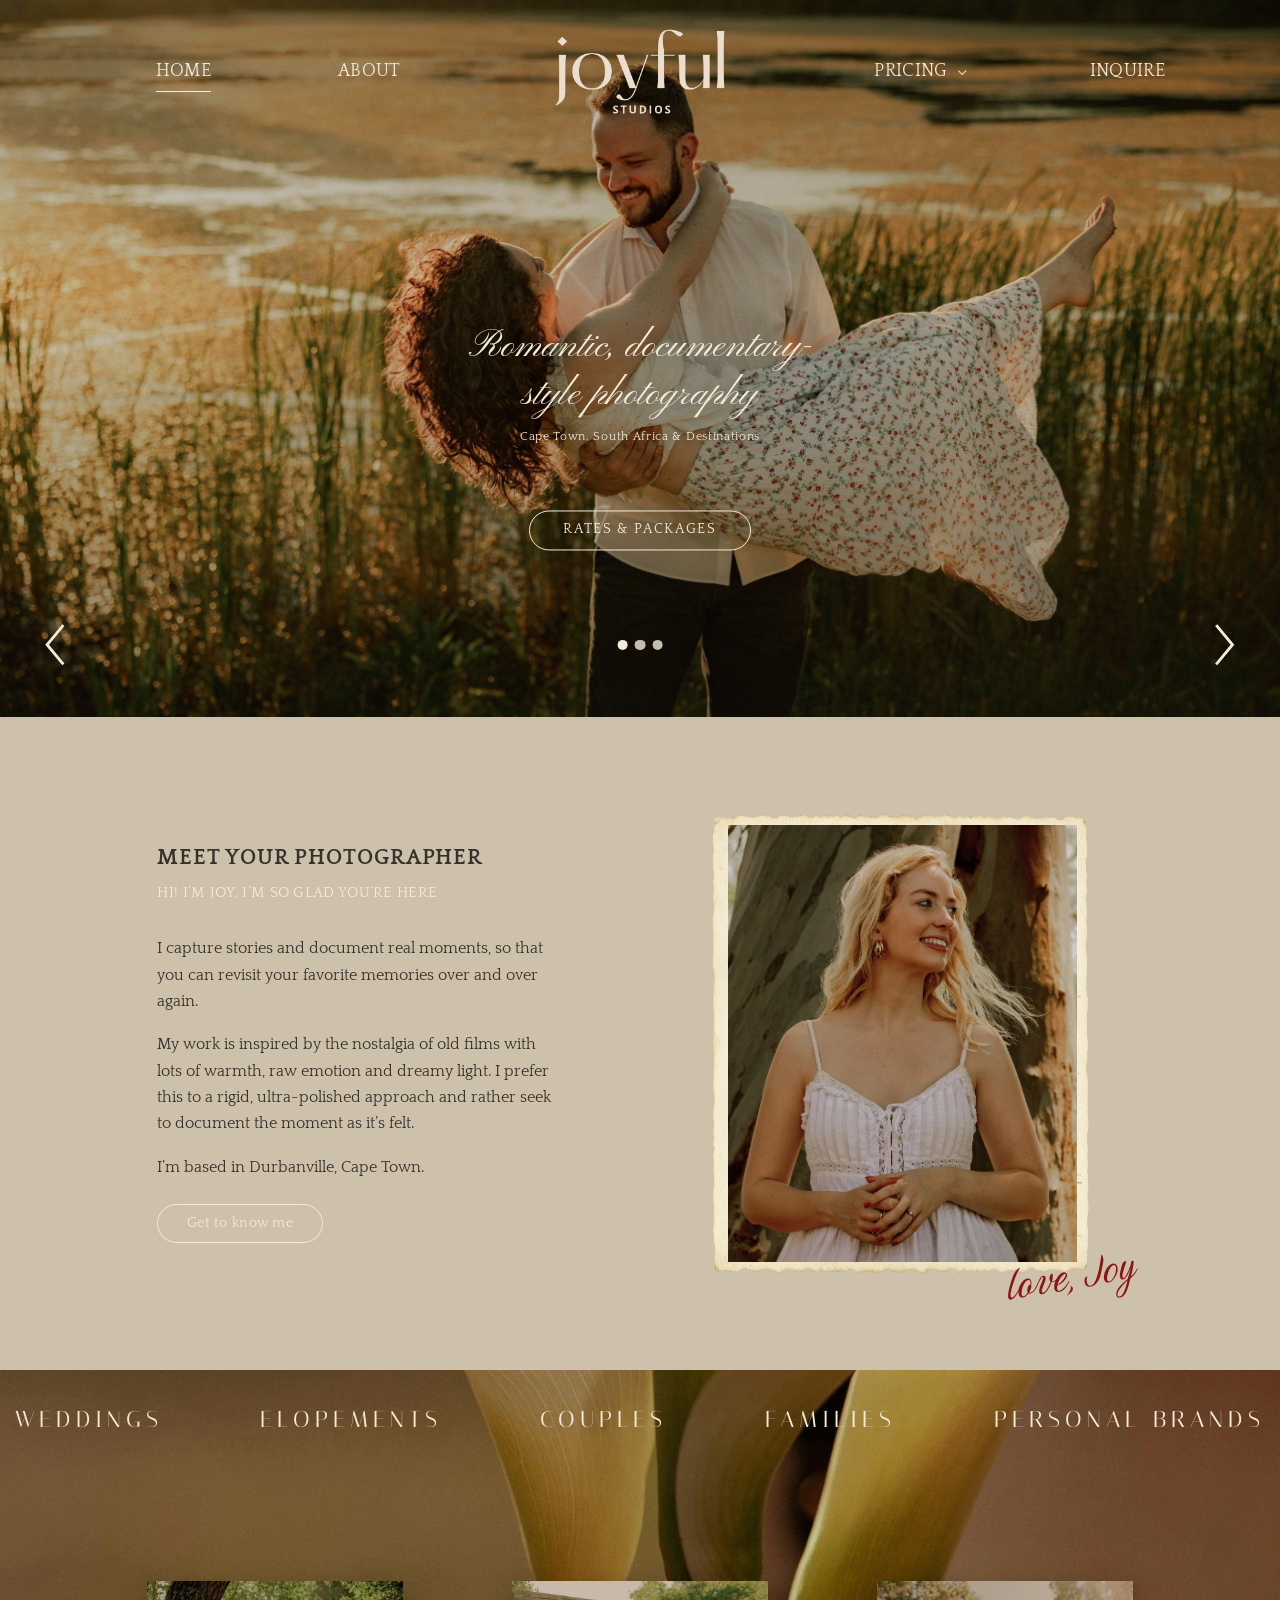
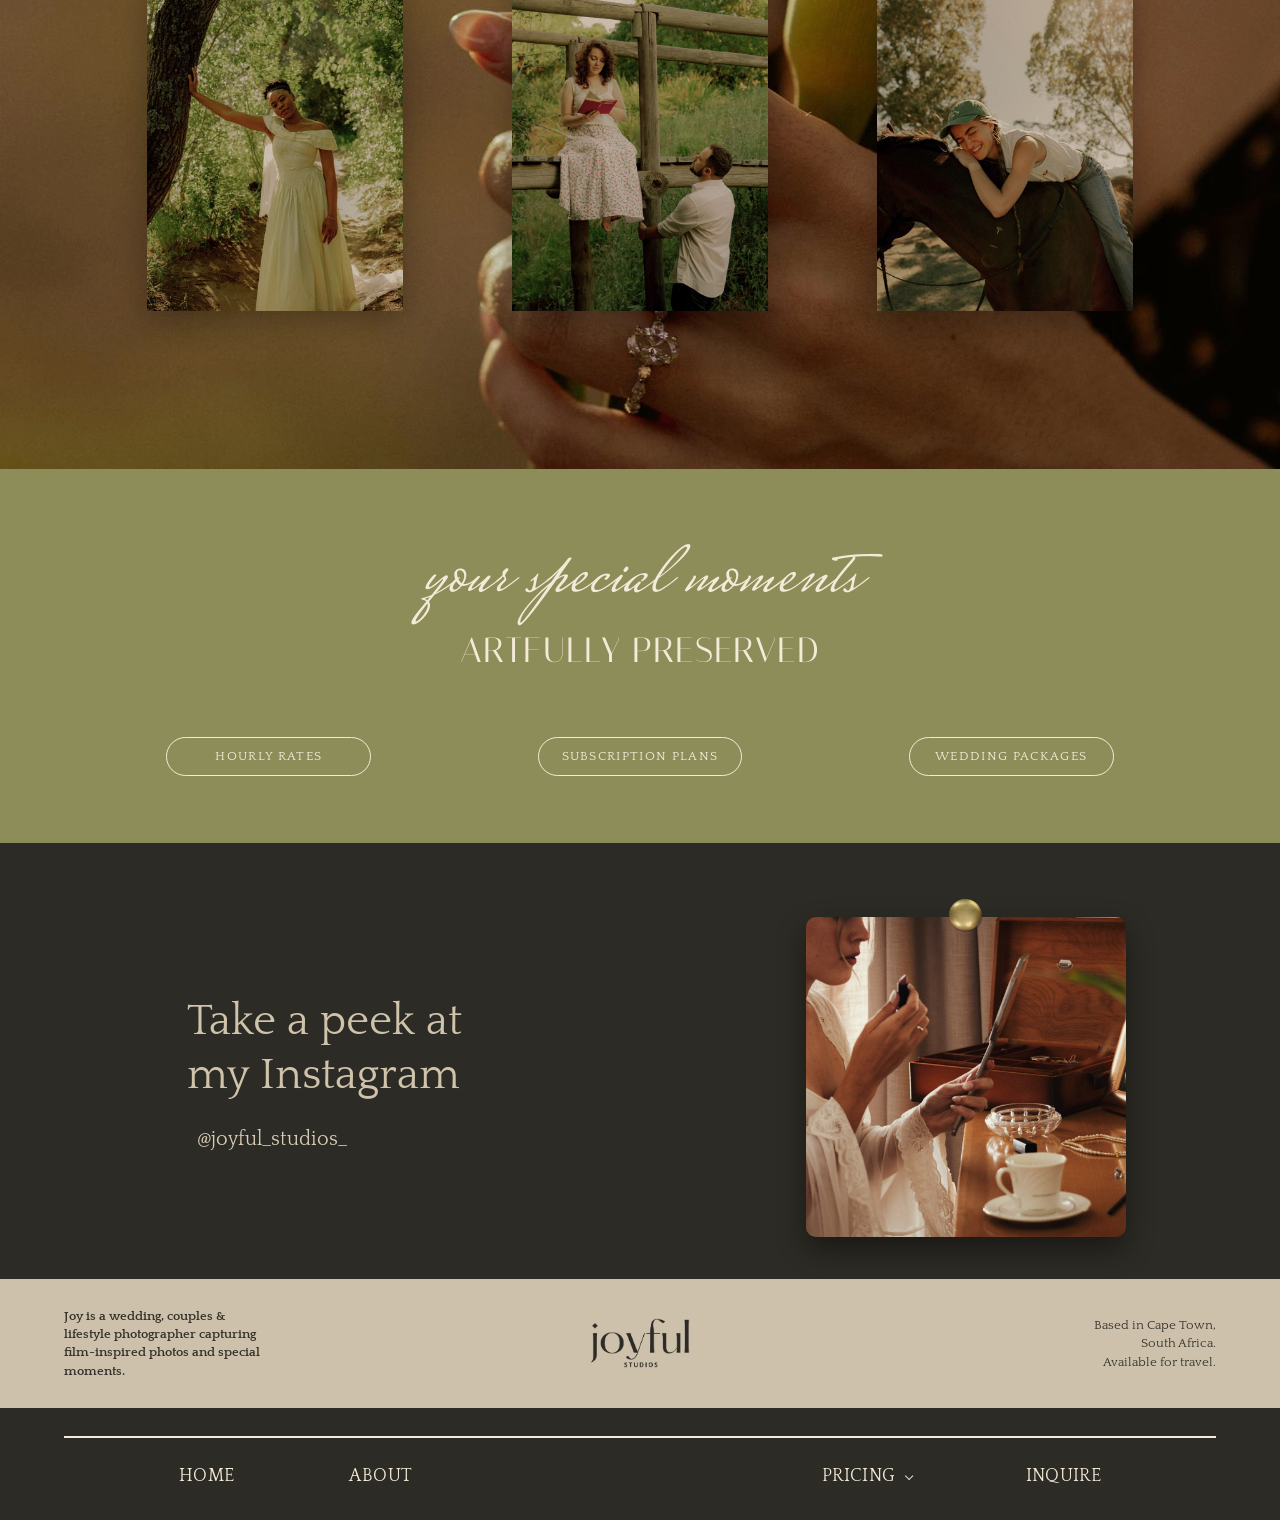
<file: index.html>
<!DOCTYPE html>
<html lang="en">
<head>
  <meta charset="UTF-8">
  <meta name="viewport" content="width=device-width, initial-scale=1">
  <title>Joyful Studios | Romantic, documentary-style photography</title>
  <meta name="description" content="Joyful Studios is a romantic, documentary-style wedding, couples and lifestyle photographer in Cape Town capturing film-inspired photos and special moments.">

  <link rel="preconnect" href="https://fonts.googleapis.com">
  <link rel="preconnect" href="https://fonts.gstatic.com" crossorigin>
  <!-- Quattrocento (body), Pinyon Script (hero headline), Italiana (stand-in for Hatton), Mrs Saint Delafield (script accents), Birthstone (red "love, Joy" signature) -->
  <link href="https://fonts.googleapis.com/css2?family=Birthstone&family=Italiana&family=Mrs+Saint+Delafield&family=Pinyon+Script&family=Quattrocento:wght@400;700&display=swap" rel="stylesheet">

  <link rel="stylesheet" href="styles.css">
  <style>
    /* ---------- Hero slider ---------- */
    .hero { position: relative; height: min(100vh, 780px); min-height: 520px; overflow: hidden; color: var(--cream); background: var(--charcoal); }
    .slide { position: absolute; inset: 0; background-size: cover; background-position: center; opacity: 0; transition: opacity 1.2s ease; }
    .slide.is-active { opacity: 1; }
    .hero::after { content: ""; position: absolute; inset: 0; background: linear-gradient(rgba(20,18,10,.38), rgba(20,18,10,.12) 40%, rgba(20,18,10,.42)); pointer-events: none; }
    .hero__content { position: absolute; z-index: 3; left: 50%; top: 56%; transform: translate(-50%, -50%); text-align: center; width: min(92%, 900px); }
    .hero h1 { margin: 0; font-family: var(--font-hero); font-weight: 400; font-size: clamp(36px, 6vw, 76px); line-height: 1.1; text-shadow: 0 2px 24px rgba(0,0,0,.4); }
    .hero__sub { margin: 10px 0 clamp(22px, 3.4vw, 36px); font-size: clamp(10px, 1.1vw, 13px); letter-spacing: .06em; text-shadow: 0 1px 12px rgba(0,0,0,.5); }
    .hero .btn { text-transform: uppercase; font-size: 13px; letter-spacing: .12em; padding: 7px 30px; }
    .hero__arrow { position: absolute; z-index: 4; top: 50%; transform: translateY(-50%); width: 48px; height: 64px; background: none; border: 0; color: var(--cream); cursor: pointer; display: grid; place-items: center; }
    .hero__arrow--prev { left: clamp(8px, 2.5vw, 36px); }
    .hero__arrow--next { right: clamp(8px, 2.5vw, 36px); }
    .hero__arrow svg { width: 22px; height: 40px; stroke: currentColor; fill: none; stroke-width: 2; }
    .hero__dots { position: absolute; z-index: 4; bottom: 28px; left: 50%; transform: translateX(-50%); display: flex; gap: 8px; }
    .hero__dots button { width: 12px; height: 12px; padding: 0; border-radius: 50%; border: 0; background: var(--cream); opacity: .55; cursor: pointer; }
    .hero__dots button[aria-current="true"] { opacity: 1; }

    /* ---------- About ---------- */
    .about { padding: clamp(56px, 8vw, 110px) var(--pad); display: grid; grid-template-columns: minmax(0, 1fr) minmax(0, 1fr); gap: clamp(32px, 6vw, 96px); align-items: center; max-width: 1180px; margin: 0 auto; }
    .about__text { max-width: 440px; justify-self: end; }
    .about h2 { margin: 0; font-family: var(--font-body); font-weight: 700; font-size: clamp(24px, 2.6vw, 32px); letter-spacing: .01em; text-transform: uppercase; line-height: 1.2; }
    .about h3 { margin: 8px 0 28px; font-family: var(--font-body); font-weight: 400; color: var(--cream); font-size: clamp(16px, 1.6vw, 20px); letter-spacing: .02em; text-transform: uppercase; }
    .about p { margin: 0 0 1.1em; }
    .about .btn { color: var(--cream); border-color: var(--cream); margin-top: 6px; }
    .about .btn:hover { color: var(--charcoal); }
    .postcard { position: relative; max-width: 440px; justify-self: start; width: 100%; }
    .postcard__card { background: url("images/postcard.png") center / 100% 100% no-repeat; padding: 3.2% 3.2% 3.2% 4.2%; }
    .postcard__card img { width: 100%; aspect-ratio: 4 / 5; object-fit: cover; object-position: center top; }
    .signature { position: absolute; right: -4%; bottom: -9%; font-family: var(--font-sign); color: var(--red); font-size: clamp(54px, 7vw, 92px); line-height: .9; transform: rotate(-6deg); white-space: nowrap; pointer-events: none; }

    /* ---------- Services strip over the calla photo ---------- */
    .gallery { position: relative; background: url("images/calla.jpg") center 22% / cover no-repeat; padding: clamp(26px, 3.4vw, 44px) var(--pad) clamp(60px, 9vw, 120px); color: var(--cream); }
    .gallery::before { content: ""; position: absolute; inset: 0; background: rgba(55, 38, 16, .34); }
    .gallery > * { position: relative; }
    .gallery__cats { display: flex; flex-wrap: wrap; justify-content: center; gap: 6px clamp(14px, 2.6vw, 38px); margin: 0 0 clamp(36px, 6vw, 80px); padding: 0; list-style: none; font-family: var(--font-display); text-transform: uppercase; letter-spacing: .3em; font-size: clamp(11px, 1.5vw, 17px); }
    .gallery__row { max-width: 760px; margin: 0 auto; display: grid; grid-template-columns: repeat(3, minmax(0, 1fr)); gap: clamp(14px, 4vw, 54px); }
    .gallery__row img { width: 100%; aspect-ratio: 2 / 3; object-fit: cover; box-shadow: 0 10px 30px rgba(0,0,0,.3); }

    /* ---------- Artfully preserved band ---------- */
    .moments { background: #8d8d59; color: var(--cream); text-align: center; padding: clamp(54px, 8vw, 100px) var(--pad); }
    .moments__script { font-family: var(--font-sign); font-size: clamp(48px, 8vw, 100px); line-height: 1; }
    .moments__title { margin: -.1em 0 0; font-family: var(--font-display); font-weight: 400; text-transform: uppercase; letter-spacing: .04em; font-size: clamp(24px, 3.4vw, 42px); }
    .moments__btns { display: flex; flex-wrap: wrap; justify-content: center; gap: 16px clamp(18px, 6vw, 80px); margin-top: clamp(28px, 4vw, 52px); }
    .moments .btn { text-transform: uppercase; font-size: 13px; letter-spacing: .1em; padding: 6px 30px; }

    /* ---------- Instagram ---------- */
    .insta { background: var(--charcoal); color: #d9cdb6; padding: clamp(44px, 6vw, 80px) var(--pad); }
    .insta__inner { max-width: 960px; margin: 0 auto; display: grid; grid-template-columns: 1fr auto; align-items: center; gap: 40px; }
    .insta h2 { margin: 0; font-family: var(--font-body); font-weight: 400; font-size: clamp(30px, 4vw, 46px); line-height: 1.15; color: #cfc3ac; }
    .insta a.handle { display: inline-block; margin-top: 14px; font-size: 18px; border-bottom: 1px solid transparent; }
    .insta a.handle:hover { border-color: currentColor; }
    .insta__photo { position: relative; display: block; width: clamp(170px, 20vw, 230px); transform: rotate(1.5deg); }
    .insta__photo img.insta__img { width: 100%; aspect-ratio: 1; object-fit: cover; object-position: 25% center; border-radius: 10px; box-shadow: 0 12px 28px rgba(0,0,0,.45); transition: transform .6s; }
    .insta__photo:hover img.insta__img { transform: scale(1.03); }
    .insta__pin { position: absolute; z-index: 2; top: -14px; left: 50%; width: clamp(22px, 2.6vw, 30px); transform: translateX(-50%); }

    .br-desk { display: none; }

    /* ---------- Responsive ---------- */
    @media (max-width: 900px) {
      .about { grid-template-columns: 1fr; }
      .about__text, .postcard { justify-self: center; }
      .postcard { margin-bottom: 40px; }
    }
    @media (max-width: 760px) {
      .insta__inner { grid-template-columns: 1fr; justify-items: start; }
      .hero__arrow { width: 36px; }
    }

    /* ---------- Desktop: proportions taken from the PDF design (everything scales with window width) ---------- */
    @media (min-width: 901px) {
      .site-header { grid-template-columns: 1fr auto 1fr; padding: 2.2vw 0 0; }
      .nav { font-size: clamp(13px, 1.6vw, 28px); gap: 9.9vw; }
      .nav--left { justify-content: flex-end; margin-right: 12vw; }
      .nav--right { justify-content: flex-start; margin-left: 11.6vw; }
      .logo__word { font-size: clamp(44px, 6vw, 120px); }
      .logo__sub { font-size: clamp(8px, .8vw, 15px); }

      .hero { height: min(56vw, 100vh); min-height: 420px; }
      .hero__content { top: 61%; }
      .hero h1 { font-size: clamp(30px, 3.4vw, 66px); max-width: none; margin: 0 auto; line-height: 1.1; }
      .br-desk { display: inline; }
      .hero__sub { font-size: clamp(10px, 1vw, 18px); margin: .6vw 0 5vw; }
      .hero .btn { font-size: clamp(11px, 1.2vw, 20px); padding: .55vw 2.6vw; }
      .hero__arrow { top: 90%; }
      .hero__arrow svg { width: clamp(14px, 2vw, 36px); height: clamp(24px, 3.4vw, 62px); stroke-width: 2.6; }
      .hero__dots { top: 90%; bottom: auto; transform: translate(-50%, -50%); }
      .hero__dots { gap: .7vw; }
      .hero__dots button { width: 1.15vw; height: 1.15vw; min-width: 8px; min-height: 8px; opacity: .8; }
      .hero__dots button[aria-current="true"] { opacity: 1; }

      .about { grid-template-columns: 31vw 32.5vw; column-gap: 12.3vw; justify-content: start; padding: 5vw 0 5vw 12.3vw; margin: 0; max-width: none; min-height: 51vw; }
      .about__text { max-width: none; justify-self: stretch; }
      .about h2 { font-size: clamp(18px, 1.95vw, 36px); white-space: nowrap; letter-spacing: .04em; }
      .about h3 { font-size: clamp(12px, 1.3vw, 24px); margin: .5vw 0 2.4vw; }
      .about p { font-size: clamp(13px, 1.38vw, 26px); line-height: 1.5; margin-bottom: 1.3vw; }
      .about .btn { font-size: clamp(11px, 1.25vw, 22px); padding: .5vw 2.2vw; }
      .postcard { max-width: none; width: 29.5vw; justify-self: start; }
      .postcard__card img { aspect-ratio: 4 / 5; }
      .signature { font-size: clamp(40px, 4.6vw, 90px); right: -12%; bottom: -6%; transform: rotate(-10deg); }

      .gallery { padding: 2.4vw 0 12.3vw; background-position: center 28%; }
      .gallery::before { background: rgba(55, 38, 16, .10); }
      .gallery__cats { justify-content: space-between; gap: 0; padding: 0 1.2vw; margin: 0 0 11vw; font-size: clamp(11px, 2vw, 36px); letter-spacing: .22em; }
      .gallery__row { max-width: none; width: 77vw; margin: 0 auto; grid-template-columns: repeat(3, 20vw); gap: 8.5vw; }
      .gallery__row img { aspect-ratio: .775; }

      .moments { padding: 5.2vw 0; }
      .moments__script { font-size: clamp(40px, 7vw, 130px); }
      .moments__title { font-size: clamp(20px, 3vw, 56px); }
      .moments__btns { gap: 13vw; margin-top: 4.4vw; }
      .moments .btn { min-width: 16vw; text-align: center; font-size: clamp(10px, 1.15vw, 20px); padding: .55vw 1vw; }

      .footer__bar nav { justify-content: center; gap: 9vw; }
      .footer__bar .has-dropdown { margin-left: 23vw; }
      .insta { padding: 5.8vw 0 3.3vw; }
      .insta__inner { max-width: none; padding: 0 12vw 0 14.6vw; margin: 0; }
      .insta h2 { font-size: clamp(26px, 4.8vw, 88px); line-height: 1.1; }
      .insta a.handle { font-size: clamp(13px, 1.75vw, 30px); margin: 1.6vw 0 0 .8vw; }
      .insta__photo { width: 25vw; transform: none; }
      .insta__img { aspect-ratio: 195 / 200; border-radius: .8vw; }
      .insta__pin { top: -1.4vw; width: clamp(22px, 2.7vw, 48px); }
    }
    /* ---------- Desktop: text ~10% smaller (line boxes kept the same so spacing and section sizes don't change) ---------- */
    @media (min-width: 901px) {
      .nav { font-size: clamp(12px, 1.44vw, 25px); line-height: 1.722; }
      .hero h1 { font-size: clamp(27px, 3.06vw, 59px); line-height: 1.222; }
      .hero__sub { font-size: clamp(9px, .9vw, 16px); line-height: 1.722; }
      .hero .btn { font-size: clamp(10px, 1.08vw, 18px); line-height: 1.722; }
      .about h2 { font-size: clamp(16px, 1.75vw, 32px); line-height: 1.333; }
      .about h3 { font-size: clamp(11px, 1.17vw, 22px); line-height: 1.722; }
      .about p { font-size: clamp(12px, 1.24vw, 23px); line-height: 1.667; }
      .about .btn { font-size: clamp(10px, 1.12vw, 20px); line-height: 1.722; }
      .signature { font-size: clamp(36px, 4.1vw, 81px); line-height: 1; }
      .gallery__cats { font-size: clamp(10px, 1.8vw, 32px); line-height: 1.722; }
      .moments__script { font-size: clamp(36px, 6.3vw, 117px); line-height: 1.111; }
      .moments__title { font-size: clamp(18px, 2.7vw, 50px); line-height: 1.722; }
      .moments .btn { font-size: clamp(9px, 1.04vw, 18px); line-height: 1.722; }
      .insta h2 { font-size: clamp(20px, 3.4vw, 62px); line-height: 1.222; }
      .insta a.handle { font-size: clamp(12px, 1.58vw, 27px); line-height: 1.722; }
    }
    /* ---------- Phone / tablet: smaller text, side-by-side Instagram, one-row footer menu ---------- */
    @media (max-width: 900px) {
      .br-desk { display: inline; }
      .hero h1 { font-size: clamp(21px, 6vw, 40px); line-height: 1.15; }
      .hero__sub { font-size: 9px; }
      .hero .btn { font-size: 11px; }
      .hero__arrow { top: 88%; }

      .about h2 { font-size: clamp(17px, 5.2vw, 24px); }
      .about h3 { font-size: 12.5px; }
      .about p { font-size: 13.5px; }
      .about .btn { font-size: 11.5px; }
      .signature { font-size: clamp(38px, 11.5vw, 56px); }

      .gallery__cats { flex-wrap: nowrap; justify-content: space-between; gap: 0; margin: 0 -6px 36px; padding: 0; font-size: clamp(6px, 1.9vw, 12px); letter-spacing: .03em; white-space: nowrap; }

      .moments__script { font-size: clamp(34px, 10.5vw, 64px); }
      .moments__title { font-size: clamp(18px, 5.4vw, 30px); }
      .moments .btn { font-size: 11px; }

      .insta__inner { grid-template-columns: 1fr auto; justify-items: stretch; align-items: center; gap: 16px; }
      .insta h2 { font-size: clamp(17px, 5vw, 28px); }
      .insta a.handle { font-size: 13.5px; margin-top: 10px; }
      .insta__photo { width: clamp(110px, 36vw, 220px); }

      .footer__left, .footer__right { font-size: 11.5px; }
      .footer__bar { padding-left: 14px; padding-right: 14px; }
      .footer__bar nav { flex-wrap: nowrap; justify-content: space-between; align-items: flex-start; gap: 0; font-size: clamp(8px, 2.8vw, 13px); letter-spacing: 0; }
      .footer__bar .dd-toggle { font-size: inherit; letter-spacing: inherit; }
      .footer__bar .dropdown a { font-size: inherit; }
    }
    @media (max-width: 760px) {
      .site-header.is-open .nav { font-size: 14px; }
    }
        /* ---------- Round 2 tweaks: phone slide 1, smaller dots, phone category words, signature font ---------- */
    .signature { font-family: 'Birthstone', 'Abramo Script', cursive; }
    .moments__script { font-family: 'Mrs Saint Delafield', 'Pinyon Script', cursive; }
    .slide--1 { background-image: url('hero-1.jpg'); background-position: center 32%; }
    .hero__dots { gap: 7px; }
    .hero__dots button { width: 8px; height: 8px; }
    @media (max-width: 900px) {
      .slide--1 { background-image: url('hero-1-phone.jpg'); background-size: auto 135%; background-position: 40% 12%; }
      .gallery__cats { font-size: 3vw; letter-spacing: .02em; }
      .signature { right: 4%; }
    }
    @media (min-width: 901px) {
      .hero__dots { gap: .55vw; }
      .hero__dots button { width: .8vw; height: .8vw; min-width: 6px; min-height: 6px; }
      .gallery__cats { font-size: clamp(10px, 1.8vw, 32px); letter-spacing: .22em; line-height: 1.722; margin-bottom: 11vw; }
    }
  
    /* ---------- Hero photos: full photo on desktop (no zoom), phone crops to portrait ---------- */
    .slide--2 { background-position: center 35%; }
    .slide--3 { background-image: url('hero-3.jpg'); background-position: center 50%; }
    @media (max-width: 900px) {
      .slide--2 { background-position: 56% center; }
      .slide--3 { background-image: url('hero-3-phone.jpg'); background-position: 54% center; }
    }
  </style>
<style id="menu-uniform">
  .nav--right .has-dropdown .dropdown { left: auto; right: -20px; }
  /* Same menu text size and spacing on every page (header + footer) */
  @media (min-width: 901px) {
    .site-header { grid-template-columns: 1fr auto 1fr; }
    .site-header .nav { font-size: clamp(12px, 1.44vw, 26px); line-height: 1.722; letter-spacing: .02em; gap: 9.9vw; }
    .site-header .nav--left { justify-content: flex-end; margin-right: 12vw; }
    .site-header .nav--right { justify-content: flex-start; margin-left: 11.6vw; }
    .site-header .logo__word { font-size: clamp(44px, 6vw, 120px); }
    .site-header .logo__sub { font-size: clamp(8px, .8vw, 15px); }
    .footer__bar nav { justify-content: center; gap: 9vw; font-size: clamp(12px, 1.44vw, 26px); line-height: 1.722; letter-spacing: .02em; }
    .footer__bar .has-dropdown { margin-left: 23vw; }
    .site-header .dd-toggle, .footer__bar .dd-toggle { font-size: inherit; letter-spacing: inherit; line-height: inherit; }
  }
  @media (max-width: 900px) {
    .site-header .nav { font-size: 14px; letter-spacing: .02em; }
    .footer__bar { padding-left: 14px; padding-right: 14px; }
    .footer__bar nav { flex-wrap: nowrap; justify-content: space-between; align-items: flex-start; gap: 0; font-size: clamp(8px, 2.8vw, 13px); letter-spacing: 0; line-height: 1.55; }
    .footer__bar .dd-toggle, .footer__bar .dropdown a { font-size: inherit; letter-spacing: inherit; }
  }
</style>
</head>

<body id="home">

  <!-- ===== Header + Hero ===== -->
  <header class="site-header" id="site-header">
    <nav class="nav nav--left" aria-label="Primary">
      <a href="index.html" aria-current="page">Home</a>
      <a href="about.html">About</a>
    </nav>

    <a class="logo" href="index.html" aria-label="Joyful Studios home">
      <span class="logo__word">joyful</span>
      <span class="logo__sub">STUDIOS</span>
    </a>

    <nav class="nav nav--right" aria-label="Secondary">
      <div class="has-dropdown">
        <button type="button" class="dd-toggle" aria-haspopup="true" aria-expanded="false">Pricing</button>
        <ul class="dropdown">
          <li><a href="rates.html">Rates &amp; Packages</a></li>
          <li><a href="pricing.html#subscriptions">Subscription Plans</a></li>
        </ul>
      </div>
      <a href="inquire.html">Inquire</a>
    </nav>

    <button class="menu-toggle" id="menu-toggle" aria-expanded="false" aria-controls="site-header">Menu</button>
  </header>

  <section class="hero" aria-roledescription="carousel" aria-label="Featured photography">
    <div class="slide slide--1 is-active" role="group" aria-label="Slide 1 of 3"></div>
    <div class="slide slide--2" style="background-image:url('hero-2.jpg')" role="group" aria-label="Slide 2 of 3: a woman smiles up as she is handed a bouquet"></div>
    <div class="slide slide--3" role="group" aria-label="Slide 3 of 3"></div>

    <div class="hero__content">
      <h1>Romantic, documentary-<br class="br-desk">style photography</h1>
      <p class="hero__sub">Cape Town, South Africa &amp; Destinations</p>
      <a class="btn" href="rates.html">Rates &amp; Packages</a>
    </div>

    <button class="hero__arrow hero__arrow--prev" aria-label="Previous slide">
      <svg viewBox="0 0 22 40" aria-hidden="true"><polyline points="18,2 3,20 18,38"/></svg>
    </button>
    <button class="hero__arrow hero__arrow--next" aria-label="Next slide">
      <svg viewBox="0 0 22 40" aria-hidden="true"><polyline points="4,2 19,20 4,38"/></svg>
    </button>
    <div class="hero__dots" role="tablist" aria-label="Choose slide"></div>
  </section>

  <!-- ===== About ===== -->
  <main>
    <section class="about" id="about">
      <div class="about__text">
        <h2>Meet your photographer</h2>
        <h3>Hi! I’m Joy, I’m so glad you’re here</h3>
        <p>I capture stories and document real moments, so that you can revisit your favorite memories over and over again.</p>
        <p>My work is inspired by the nostalgia of old films with lots of warmth, raw emotion and dreamy light. I prefer this to a rigid, ultra-polished approach and rather seek to document the moment as it’s felt.</p>
        <p>I’m based in Durbanville, Cape Town.</p>
        <a class="btn btn--soft" href="about.html">Get to know me</a>
      </div>

      <div class="postcard">
        <div class="postcard__card">
          <img src="joy-photographer.jpg" alt="Joy, the photographer behind Joyful Studios, smiling beside a eucalyptus tree in a white sundress" loading="lazy">
        </div>
        <span class="signature" aria-hidden="true">love, Joy</span>
      </div>
    </section>

    <!-- ===== What I photograph ===== -->
    <section class="gallery" aria-label="Selected photographs">
      <ul class="gallery__cats">
        <li>Weddings</li><li>Elopements</li><li>Couples</li><li>Families</li><li>Personal Brands</li>
      </ul>
      <div class="gallery__row">
        <img src="strip-bride.jpg" alt="A bride in an off-the-shoulder gown leaning against a tree" loading="lazy">
        <img src="strip-fence.jpg" alt="A woman reading on a wooden fence while her partner stands beside her" loading="lazy">
        <img src="strip-horse.jpg" alt="A person in a green cap leaning on a horse" loading="lazy">
      </div>
    </section>

    <!-- ===== Artfully preserved ===== -->
    <section class="moments" aria-label="Pricing options">
      <div class="moments__script">your special moments</div>
      <h2 class="moments__title">Artfully preserved</h2>
      <div class="moments__btns">
        <a class="btn" href="rates.html">Hourly Rates</a>
        <a class="btn" href="pricing.html#subscriptions">Subscription Plans</a>
        <a class="btn" href="rates.html#weddings">Wedding Packages</a>
      </div>
    </section>

    <!-- ===== Instagram ===== -->
    <section class="insta" id="inquire">
      <div class="insta__inner">
        <div>
          <h2>Take a peek at<br>my Instagram</h2>
          <a class="handle" href="https://www.instagram.com/joyful_studios_/" target="_blank" rel="noopener">@joyful_studios_</a>
        </div>
        <a class="insta__photo" href="https://www.instagram.com/joyful_studios_/" target="_blank" rel="noopener" aria-label="Open Joyful Studios on Instagram">
          <img class="insta__pin" src="pin.png" alt="">
          <img class="insta__img" src="insta-preview.jpg" alt="A bride in a lace robe applying lipstick at a vintage dressing table with a jewellery box, pearls and a teacup" loading="lazy">
        </a>
      </div>
    </section>
  </main>

  <!-- ===== Footer ===== -->
  <footer>
    <div class="footer">
      <p class="footer__left">Joy is a wedding, couples &amp; lifestyle photographer capturing film-inspired photos and special moments.</p>
      <a class="logo" href="index.html" aria-label="Joyful Studios home">
        <span class="logo__word">joyful</span>
        <span class="logo__sub">STUDIOS</span>
      </a>
      <p class="footer__right">Based in Cape Town,<br>South Africa.<br>Available for travel.</p>
    </div>
    <div class="footer__bar">
      <nav aria-label="Footer">
        <a href="index.html">Home</a>
        <a href="about.html">About</a>
        <div class="has-dropdown">
          <button type="button" class="dd-toggle" aria-haspopup="true" aria-expanded="false">Pricing</button>
          <ul class="dropdown">
            <li><a href="rates.html">Rates &amp; Packages</a></li>
            <li><a href="pricing.html#subscriptions">Subscription Plans</a></li>
          </ul>
        </div>
        <a href="inquire.html">Inquire</a>
      </nav>
    </div>
  </footer>

  <script src="script.js"></script>
</body>
</html>
</file>
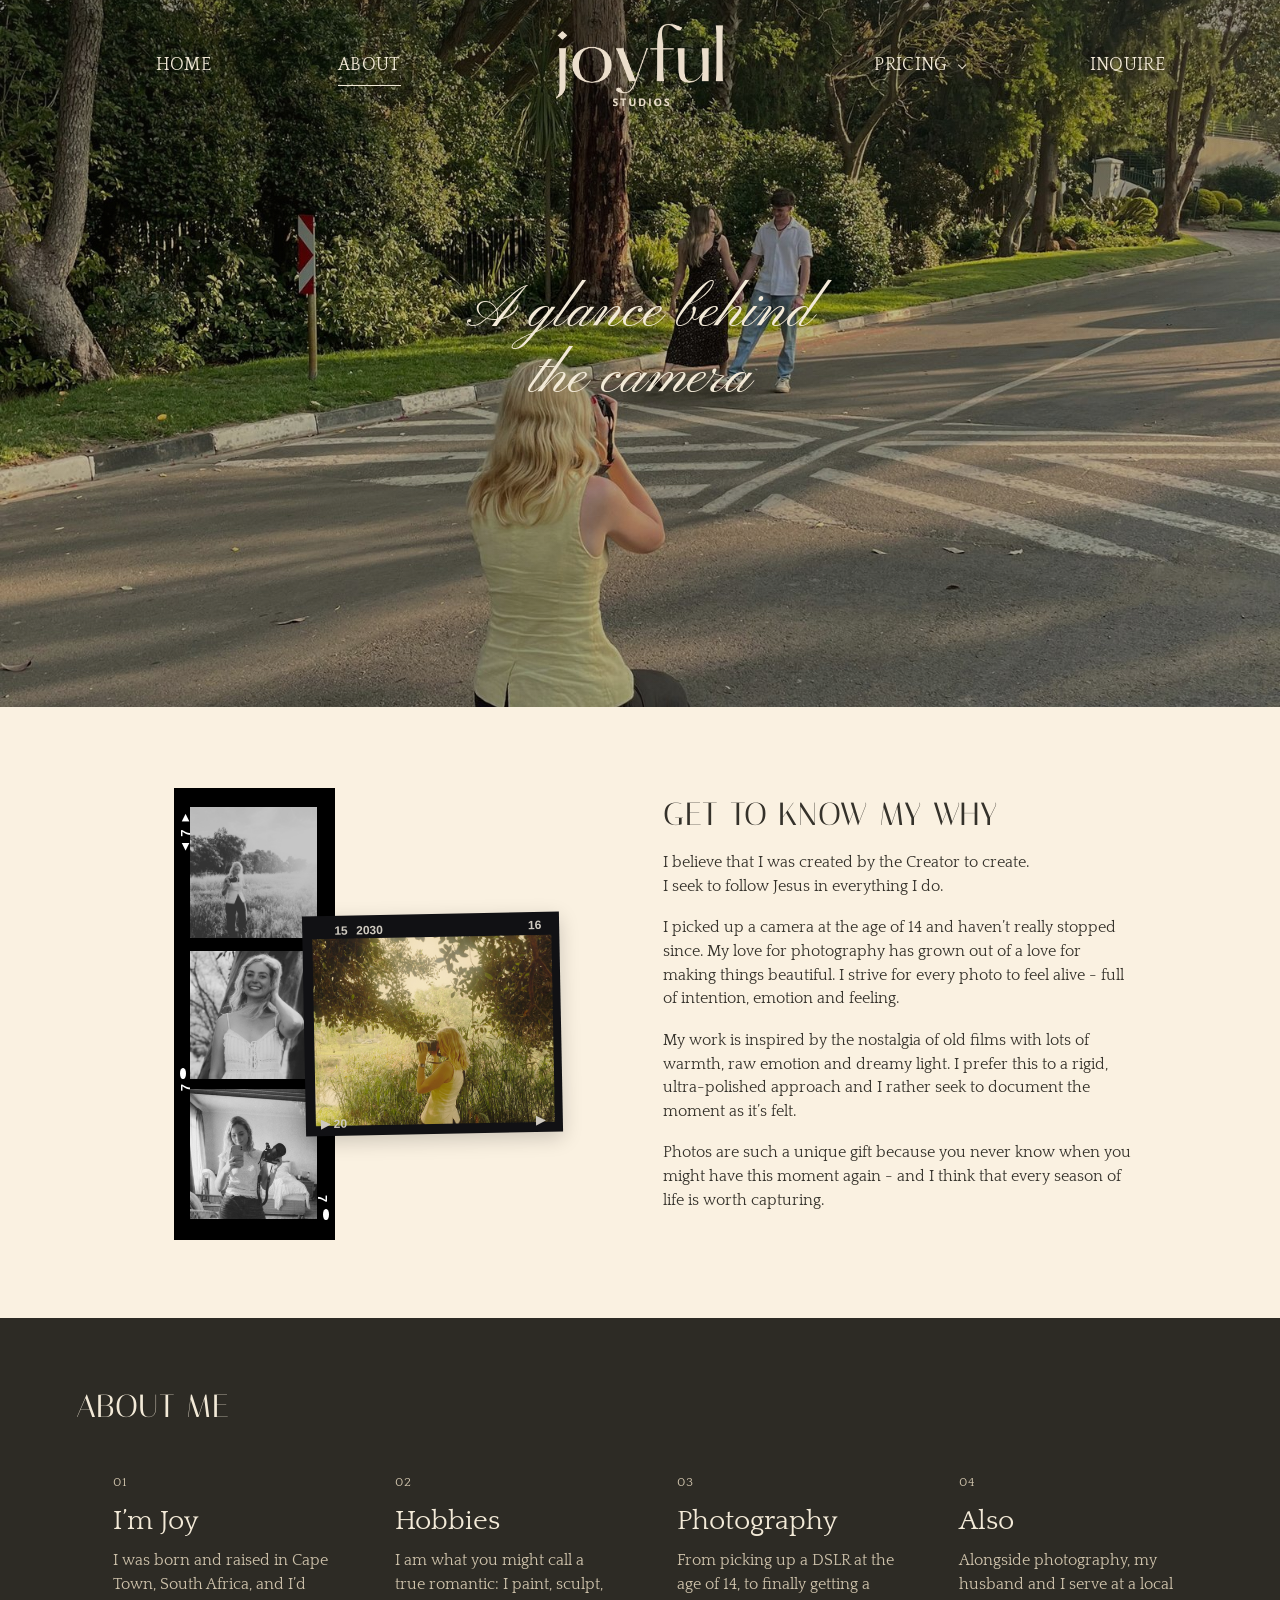
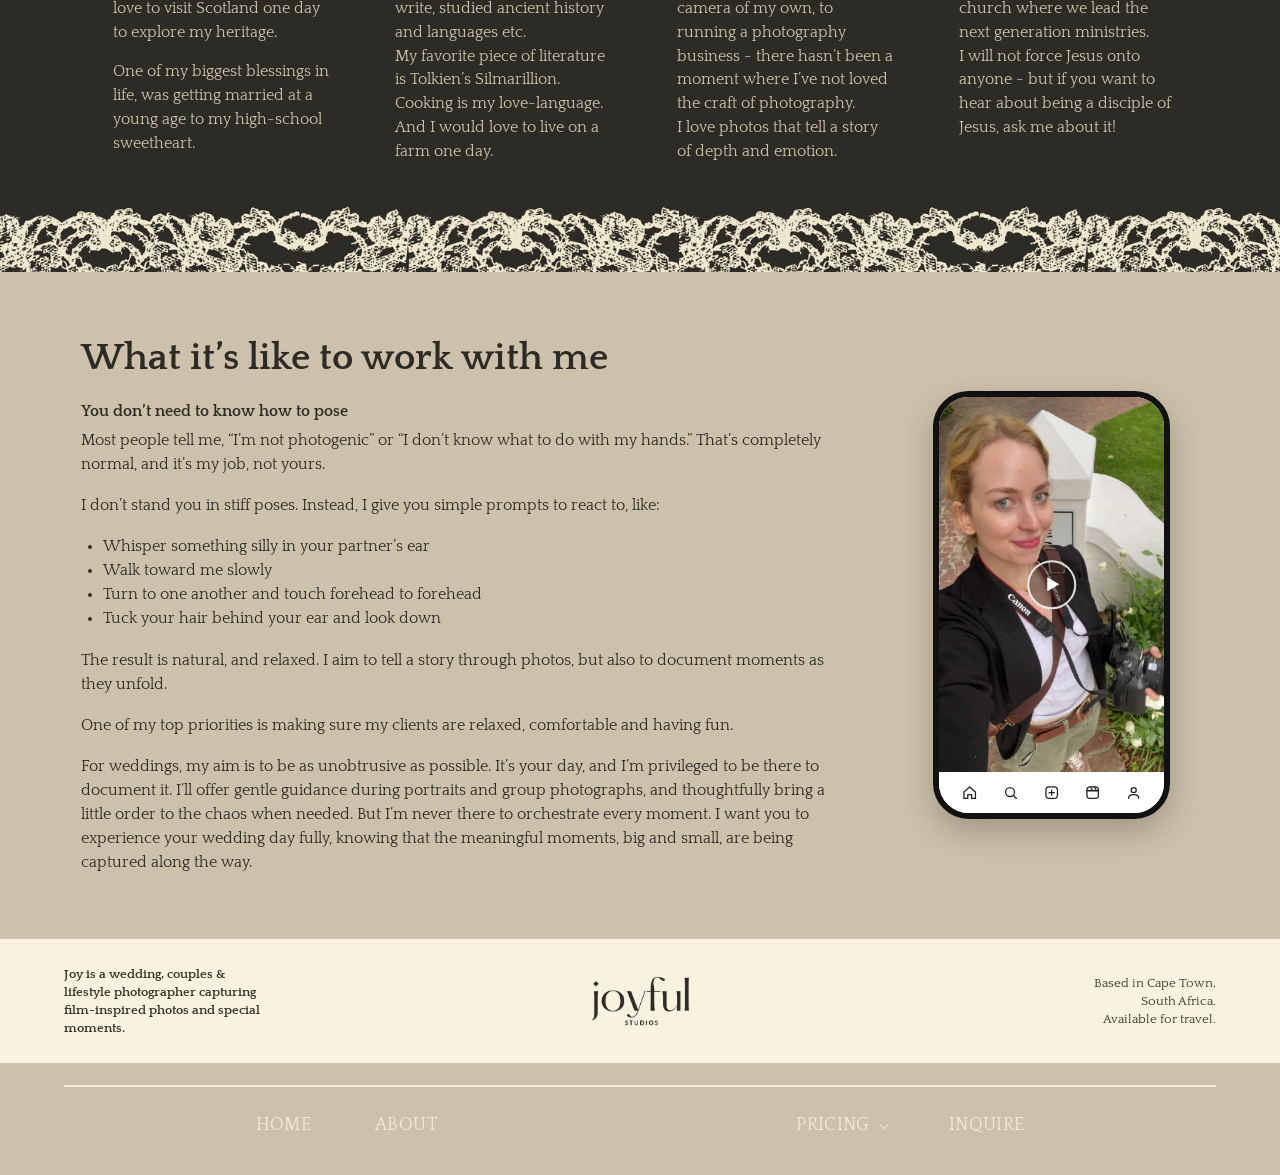
<file: about.html>
<!DOCTYPE html>
<html lang="en">
<head>
  <meta charset="UTF-8">
  <meta name="viewport" content="width=device-width, initial-scale=1">
  <title>About Joy | Joyful Studios</title>
  <meta name="description" content="Meet Joy, the Cape Town photographer behind Joyful Studios: a glance behind the camera and the story behind the work.">
  <link rel="preconnect" href="https://fonts.googleapis.com">
  <link rel="preconnect" href="https://fonts.gstatic.com" crossorigin>
  <link href="https://fonts.googleapis.com/css2?family=Italiana&family=Mrs+Saint+Delafield&family=Pinyon+Script&family=Quattrocento:wght@400;700&display=swap" rel="stylesheet">
  <link rel="stylesheet" href="styles.css">
  <style>
    /* ---------- Hero ---------- */
    .hero { position: relative; height: 55.2vw; min-height: 340px; overflow: hidden; color: var(--cream); background: var(--charcoal) url("about-hero-road.jpg") center 47% / cover no-repeat; }
    .hero::after { content: ""; position: absolute; inset: 0; background: linear-gradient(rgba(20,18,10,.3), rgba(20,18,10,.05) 45%, rgba(20,18,10,.15)); }
    .hero__content { position: absolute; z-index: 2; left: 50%; top: 49%; transform: translate(-50%, -50%); text-align: center; width: min(92%, 900px); }
    .hero h1 { margin: 0; font-family: var(--font-hero); font-weight: 400; font-size: clamp(30px, 4.6vw, 84px); line-height: 1.12; text-shadow: 0 2px 24px rgba(0,0,0,.4); }

    /* ---------- Get to know my why ---------- */
    .why { background: var(--cream-bg); padding: clamp(32px, 5vw, 60px) var(--pad); }
    .why__inner { max-width: 1180px; margin: 0 auto; display: grid; grid-template-columns: 1fr 1fr; gap: clamp(24px, 5vw, 80px); align-items: center; }
    .why__text { max-width: 560px; }
    .why h2 { margin: 0 0 14px; font-family: var(--font-display); font-weight: 400; font-size: 24px; letter-spacing: .02em; text-transform: uppercase; line-height: 1.2; }
    .why p { margin: 0 0 1.1em; font-size: 13.5px; line-height: 1.5; }

    /* film strip graphic */
    .film { position: relative; width: 100%; max-width: 540px; aspect-ratio: 1036 / 1153; justify-self: center; }
    .film__strip { position: absolute; left: 5.3%; top: 4.2%; width: 36.4%; height: 92.3%; background: #000; }
    .film__strip figure { position: absolute; left: 9.5%; width: 79.8%; margin: 0; overflow: hidden; }
    .film__strip figure:nth-of-type(1) { top: 4.1%; height: 29.1%; }
    .film__strip figure:nth-of-type(2) { top: 36.1%; height: 28.3%; }
    .film__strip figure:nth-of-type(3) { top: 66.6%; height: 28.7%; }
    .film img { width: 100%; height: 100%; object-fit: cover; }
    .film__mark { position: absolute; color: #fff; font: 700 clamp(7px, 1.1vw, 13px)/1 Arial, sans-serif; }
    .film__mark--l { left: 3.2%; writing-mode: vertical-rl; transform: rotate(180deg); }
    .film__mark--r { right: 3.4%; writing-mode: vertical-rl; }
    .film__oval { position: absolute; width: 3.4%; aspect-ratio: 1 / 2; background: #fff; border-radius: 50%; }
    .film__frame { position: absolute; left: 34.7%; top: 29.9%; width: 58.4%; height: 44.8%; margin: 0; background: #111114; transform: rotate(-1.1deg); box-shadow: 0 6px 20px rgba(0,0,0,.18); }
    .film__frame img { position: absolute; left: 3.8%; top: 10.6%; width: 92.9%; height: 85.1%; }
    .film__frame .film__mark { color: #cfcac0; font-size: clamp(7px, 1vw, 12px); }

    /* ---------- About me ---------- */
    .me { background: var(--charcoal); color: var(--soft); padding: clamp(36px, 5vw, 60px) var(--pad) clamp(28px, 3vw, 40px); }
    .me__inner { max-width: 1180px; margin: 0 auto; }
    .me h2 { margin: 0 0 clamp(24px, 3vw, 40px); font-family: var(--font-display); font-weight: 400; font-size: 24px; letter-spacing: .02em; text-transform: uppercase; color: var(--cream); }
    .me__cols { display: grid; grid-template-columns: repeat(4, minmax(0, 1fr)); gap: clamp(18px, 3vw, 44px); padding: 0 clamp(0px, 2vw, 28px); }
    .me__num { font-size: 12px; letter-spacing: .08em; margin-bottom: 12px; }
    .me__col h3 { margin: 0 0 12px; font-family: var(--font-body); font-weight: 400; font-size: 22px; line-height: 1.1; color: var(--cream); }
    .me__col p { margin: 0 0 1em; font-size: 13.5px; line-height: 1.5; max-width: 250px; }

    .lace { height: clamp(40px, 5.2vw, 76px); background: var(--charcoal) url("images/lace-cream.png") repeat-x left center / auto 100%; }

    /* ---------- What it's like to work with me ---------- */
    .work { display: grid; grid-template-columns: minmax(0, 1fr) auto; align-items: center; gap: 6vw; background: #cdc1ab; color: var(--charcoal); padding: 5vw 8.6vw 5vw 6.3vw; }
    .work__text { max-width: 60vw; }
    .work h2 { margin: 0 0 1.6vw; font-family: var(--font-body); font-weight: 700; font-size: 3vw; line-height: 1.15; }
    .work h3 { margin: 0 0 .3em; font-family: var(--font-body); font-weight: 700; font-size: clamp(12px, 1.24vw, 23px); line-height: 1.5; }
    .work p, .work li { font-size: clamp(12px, 1.24vw, 23px); line-height: 1.5; }
    .work p { margin: 0 0 1.1em; }
    .work p:last-child { margin-bottom: 0; }
    .work ul { margin: 0 0 1.1em; padding-left: 1.3em; list-style: disc; }

    /* phone with video, links to Instagram */
    .phone { position: relative; display: block; width: 18.5vw; justify-self: end; background: #fff; border: .5vw solid #111; border-radius: 2.8vw; overflow: hidden; box-shadow: 0 1vw 2.4vw rgba(45,43,37,.28); transition: transform .3s; }
    .phone:hover, .phone:focus-visible { transform: translateY(-.5vw); }
    .phone__screen { position: relative; display: block; }
    .phone__screen img { width: 100%; aspect-ratio: 9 / 15; object-fit: cover; object-position: center top; }
    .phone__play { position: absolute; left: 50%; top: 50%; width: 22%; aspect-ratio: 1; transform: translate(-50%, -50%); display: grid; place-items: center; border-radius: 50%; background: rgba(20,18,10,.38); border: 2px solid rgba(255,255,255,.85); }
    .phone__play::before { content: ""; margin-left: 8%; border-style: solid; border-width: .6vw 0 .6vw 1vw; border-color: transparent transparent transparent #fff; }
    .phone__bar { display: flex; justify-content: space-around; align-items: center; padding: 1vw .8vw; background: #fff; color: #222; }
    .phone__bar svg { width: 1.2vw; height: 1.2vw; fill: none; stroke: currentColor; stroke-width: 2; stroke-linecap: round; stroke-linejoin: round; }

    /* ---------- Desktop: sizes taken from the design; body text = home-page intro size ---------- */
    @media (min-width: 901px) {
      .why { padding: 0; min-height: 47.8vw; display: flex; align-items: center; }
      .why__inner { max-width: none; margin: 0; padding: 0 0 0 11.8vw; grid-template-columns: 34.4vw 37vw; gap: 5.6vw; justify-content: start; }
      .why__text { max-width: none; }
      .why h2 { font-size: 2.5vw; margin-bottom: 1.4vw; }
      .why p { font-size: clamp(12px, 1.24vw, 23px); }
      .film { max-width: none; }
      .me { padding: 5vw 6vw 2vw 5.9vw; }
      .me__inner { max-width: none; margin: 0; }
      .me h2 { font-size: 2.5vw; margin-bottom: 3.2vw; }
      .me__cols { grid-template-columns: repeat(4, minmax(0, 1fr)); gap: 3vw; padding: 0 0 0 2.9vw; }
      .me__num { font-size: 1vw; margin-bottom: 1vw; }
      .me__col h3 { font-size: 2.2vw; margin-bottom: 1vw; }
      .me__col p { font-size: clamp(12px, 1.24vw, 23px); max-width: 17vw; }
    }

    /* ---------- Phone / tablet ---------- */
    @media (max-width: 900px) {
      .hero { background-position: 50% 47%; }
      .why__inner { grid-template-columns: 1fr; }
      .why__text { max-width: 560px; }
      .me__cols { grid-template-columns: repeat(2, minmax(0, 1fr)); row-gap: 32px; }

      /* work section: text first, video last */
      .work { grid-template-columns: 1fr; gap: 34px; padding: 40px 22px 48px; }
      .work__text { max-width: none; }
      .work h2 { font-size: 26px; margin-bottom: 18px; }
      .work h3, .work p, .work li { font-size: 13.5px; }
      .phone { width: min(64vw, 250px); justify-self: center; border-width: 6px; border-radius: 30px; box-shadow: 0 10px 24px rgba(45,43,37,.28); }
      .phone:hover, .phone:focus-visible { transform: none; }
      .phone__play::before { border-width: 8px 0 8px 13px; }
      .phone__bar { padding: 10px 8px; }
      .phone__bar svg { width: 17px; height: 17px; }
    }
    @media (max-width: 480px) {
      .me__cols { grid-template-columns: 1fr; }
      .me__col p { max-width: none; }
    }
  </style>
<style id="menu-uniform">
  .nav--right .has-dropdown .dropdown { left: auto; right: -20px; }
  /* Same menu text size and spacing on every page (header + footer) */
  @media (min-width: 901px) {
    .site-header { grid-template-columns: 1fr auto 1fr; }
    .site-header .nav { font-size: clamp(12px, 1.44vw, 26px); line-height: 1.722; letter-spacing: .02em; gap: 9.9vw; }
    .site-header .nav--left { justify-content: flex-end; margin-right: 12vw; }
    .site-header .nav--right { justify-content: flex-start; margin-left: 11.6vw; }
    .site-header .logo__word { font-size: clamp(44px, 6vw, 120px); }
    .site-header .logo__sub { font-size: clamp(8px, .8vw, 15px); }
    .footer__bar nav { justify-content: center; gap: 9vw; font-size: clamp(12px, 1.44vw, 26px); line-height: 1.722; letter-spacing: .02em; }
    .footer__bar .has-dropdown { margin-left: 23vw; }
    .site-header .dd-toggle, .footer__bar .dd-toggle { font-size: inherit; letter-spacing: inherit; line-height: inherit; }
  }
  @media (max-width: 900px) {
    .site-header .nav { font-size: 14px; letter-spacing: .02em; }
    .footer__bar { padding-left: 14px; padding-right: 14px; }
    .footer__bar nav { flex-wrap: nowrap; justify-content: space-between; align-items: flex-start; gap: 0; font-size: clamp(8px, 2.8vw, 13px); letter-spacing: 0; line-height: 1.55; }
    .footer__bar .dd-toggle, .footer__bar .dropdown a { font-size: inherit; letter-spacing: inherit; }
  }

    /* ---------- Phone: identical hero size and headline placement on every inner page ---------- */
    @media (max-width: 900px) {
      .hero { height: 112vw; min-height: 420px; max-height: 640px; }
      .hero__content { top: 54%; }
      .hero h1 { font-size: 30px; line-height: 1.12; }
      .hero .btn { font-size: 11px; padding: 6px 26px; min-width: 0; letter-spacing: .1em; }
      .hero { background-size: cover; background-position: 50% 8%; }
    }
  </style>
</head>

<body>
  <header class="site-header" id="site-header">
    <nav class="nav nav--left" aria-label="Primary">
      <a href="index.html">Home</a>
      <a href="about.html" aria-current="page">About</a>
    </nav>

    <a class="logo" href="index.html" aria-label="Joyful Studios home">
      <span class="logo__word">joyful</span>
      <span class="logo__sub">STUDIOS</span>
    </a>

    <nav class="nav nav--right" aria-label="Secondary">
      <div class="has-dropdown">
        <button type="button" class="dd-toggle" aria-haspopup="true" aria-expanded="false">Pricing</button>
        <ul class="dropdown">
          <li><a href="rates.html">Rates &amp; Packages</a></li>
          <li><a href="pricing.html#subscriptions">Subscription Plans</a></li>
        </ul>
      </div>
      <a href="inquire.html">Inquire</a>
    </nav>

    <button class="menu-toggle" id="menu-toggle" aria-expanded="false" aria-controls="site-header">Menu</button>
  </header>

  <section class="hero" aria-label="A glance behind the camera">
    <div class="hero__content">
      <h1>A glance behind<br>the camera</h1>
    </div>
  </section>

  <main>
    <section class="why">
      <div class="why__inner">
        <div class="film">
          <div class="film__strip">
            <span class="film__mark film__mark--l" style="top:5%">▲ 7 ▼</span>
            <figure><img src="about-film-1.jpg" alt="Black and white photo of Joy standing in tall grass, holding her camera" loading="lazy" style="object-position:center 55%"></figure>
            <figure><img src="about-film-2.jpg" alt="Black and white photo of Joy smiling beside a tree with one hand in her hair" loading="lazy" style="object-position:center 18%"></figure>
            <figure><img src="about-film-3.jpg" alt="Black and white mirror selfie of Joy holding her camera" loading="lazy" style="object-position:center 25%"></figure>
            <span class="film__oval" style="left:3.6%; top:62%"></span><span class="film__mark film__mark--l" style="top:65.5%">7</span>
            <span class="film__mark film__mark--r" style="top:90%">7</span><span class="film__oval" style="right:3.6%; top:93%"></span>
          </div>
          <figure class="film__frame">
            <span class="film__mark" style="left:12.5%; top:4%">15</span>
            <span class="film__mark" style="left:21%; top:4%">2030</span>
            <span class="film__mark" style="right:7%; top:3%">16</span>
            <img src="about-film-4.jpg" alt="Joy photographing among greenery by a lake" loading="lazy" style="object-position:center 40%">
            <span class="film__mark" style="left:6%; bottom:2.5%">▶ 20</span>
            <span class="film__mark" style="right:7%; bottom:2.5%">▶</span>
          </figure>
        </div>

        <div class="why__text">
          <h2>Get to know my why</h2>
          <p>I believe that I was created by the Creator to create.<br>I seek to follow Jesus in everything I do.</p>
          <p>I picked up a camera at the age of 14 and haven’t really stopped since. My love for photography has grown out of a love for making things beautiful. I strive for every photo to feel alive - full of intention, emotion and feeling.</p>
          <p>My work is inspired by the nostalgia of old films with lots of warmth, raw emotion and dreamy light. I prefer this to a rigid, ultra-polished approach and I rather seek to document the moment as it’s felt.</p>
          <p>Photos are such a unique gift because you never know when you might have this moment again - and I think that every season of life is worth capturing.</p>
        </div>
      </div>
    </section>

    <section class="me" id="about-me">
      <div class="me__inner">
        <h2>About me</h2>
        <div class="me__cols">
          <div class="me__col">
            <div class="me__num">01</div>
            <h3>I’m Joy</h3>
            <p>I was born and raised in Cape Town, South Africa, and I’d love to visit Scotland one day to explore my heritage.</p>
            <p>One of my biggest blessings in life, was getting married at a young age to my high-school sweetheart.</p>
          </div>
          <div class="me__col">
            <div class="me__num">02</div>
            <h3>Hobbies</h3>
            <p>I am what you might call a true romantic: I paint, sculpt, write, studied ancient history and languages etc.<br>My favorite piece of literature is Tolkien’s Silmarillion.<br>Cooking is my love-language. And I would love to live on a farm one day.</p>
          </div>
          <div class="me__col">
            <div class="me__num">03</div>
            <h3>Photography</h3>
            <p>From picking up a DSLR at the age of 14, to finally getting a camera of my own, to running a photography business - there hasn’t been a moment where I’ve not loved the craft of photography.<br>I love photos that tell a story of depth and emotion.</p>
          </div>
          <div class="me__col">
            <div class="me__num">04</div>
            <h3>Also</h3>
            <p>Alongside photography, my husband and I serve at a local church where we lead the next generation ministries.<br>I will not force Jesus onto anyone - but if you want to hear about being a disciple of Jesus, ask me about it!</p>
          </div>
        </div>
      </div>
    </section>
    <div class="lace" role="presentation"></div>

    <section class="work" aria-labelledby="work-title">
      <div class="work__text">
        <h2 id="work-title">What it’s like to work with me</h2>
        <h3>You don’t need to know how to pose</h3>
        <p>Most people tell me, “I’m not photogenic” or “I don’t know what to do with my hands.” That’s completely normal, and it’s my job, not yours.</p>
        <p>I don’t stand you in stiff poses. Instead, I give you simple prompts to react to, like:</p>
        <ul>
          <li>Whisper something silly in your partner’s ear</li>
          <li>Walk toward me slowly</li>
          <li>Turn to one another and touch forehead to forehead</li>
          <li>Tuck your hair behind your ear and look down</li>
        </ul>
        <p>The result is natural, and relaxed. I aim to tell a story through photos, but also to document moments as they unfold.</p>
        <p>One of my top priorities is making sure my clients are relaxed, comfortable and having fun.</p>
        <p>For weddings, my aim is to be as unobtrusive as possible. It’s your day, and I’m privileged to be there to document it. I’ll offer gentle guidance during portraits and group photographs, and thoughtfully bring a little order to the chaos when needed. But I’m never there to orchestrate every moment. I want you to experience your wedding day fully, knowing that the meaningful moments, big and small, are being captured along the way.</p>
      </div>

      <a class="phone" href="https://www.instagram.com/joyful_studios_/" target="_blank" rel="noopener" aria-label="Watch Joy on Instagram (opens in a new tab)">
        <span class="phone__screen">
          <img src="about-video.jpg" alt="Joy taking a selfie with her camera strapped across her chest" loading="lazy">
          <span class="phone__play" aria-hidden="true"></span>
        </span>
        <span class="phone__bar" aria-hidden="true">
          <svg viewBox="0 0 24 24"><path d="M3 11l9-8 9 8v10h-6v-6H9v6H3z"/></svg>
          <svg viewBox="0 0 24 24"><circle cx="11" cy="11" r="7"/><path d="M16 16l5 5"/></svg>
          <svg viewBox="0 0 24 24"><rect x="3" y="3" width="18" height="18" rx="5"/><path d="M12 8v8M8 12h8"/></svg>
          <svg viewBox="0 0 24 24"><rect x="3" y="3" width="18" height="18" rx="5"/><path d="M3 9h18M9 3l3 6M15 3l3 6"/></svg>
          <svg viewBox="0 0 24 24"><circle cx="12" cy="8" r="4"/><path d="M4 21c0-4 4-6 8-6s8 2 8 6"/></svg>
        </span>
      </a>
    </section>
  </main>

  <footer class="footer--cream">
    <div class="footer">
      <p class="footer__left">Joy is a wedding, couples &amp; lifestyle photographer capturing film-inspired photos and special moments.</p>
      <a class="logo" href="index.html" aria-label="Joyful Studios home">
        <span class="logo__word">joyful</span>
        <span class="logo__sub">STUDIOS</span>
      </a>
      <p class="footer__right">Based in Cape Town,<br>South Africa.<br>Available for travel.</p>
    </div>
    <div class="footer__bar">
      <nav aria-label="Footer">
        <a href="index.html">Home</a>
        <a href="about.html">About</a>
        <div class="has-dropdown">
          <button type="button" class="dd-toggle" aria-haspopup="true" aria-expanded="false">Pricing</button>
          <ul class="dropdown">
            <li><a href="rates.html">Rates &amp; Packages</a></li>
            <li><a href="pricing.html#subscriptions">Subscription Plans</a></li>
          </ul>
        </div>
        <a href="inquire.html">Inquire</a>
      </nav>
    </div>
  </footer>

  <script src="script.js"></script>
</body>
</html>
</file>
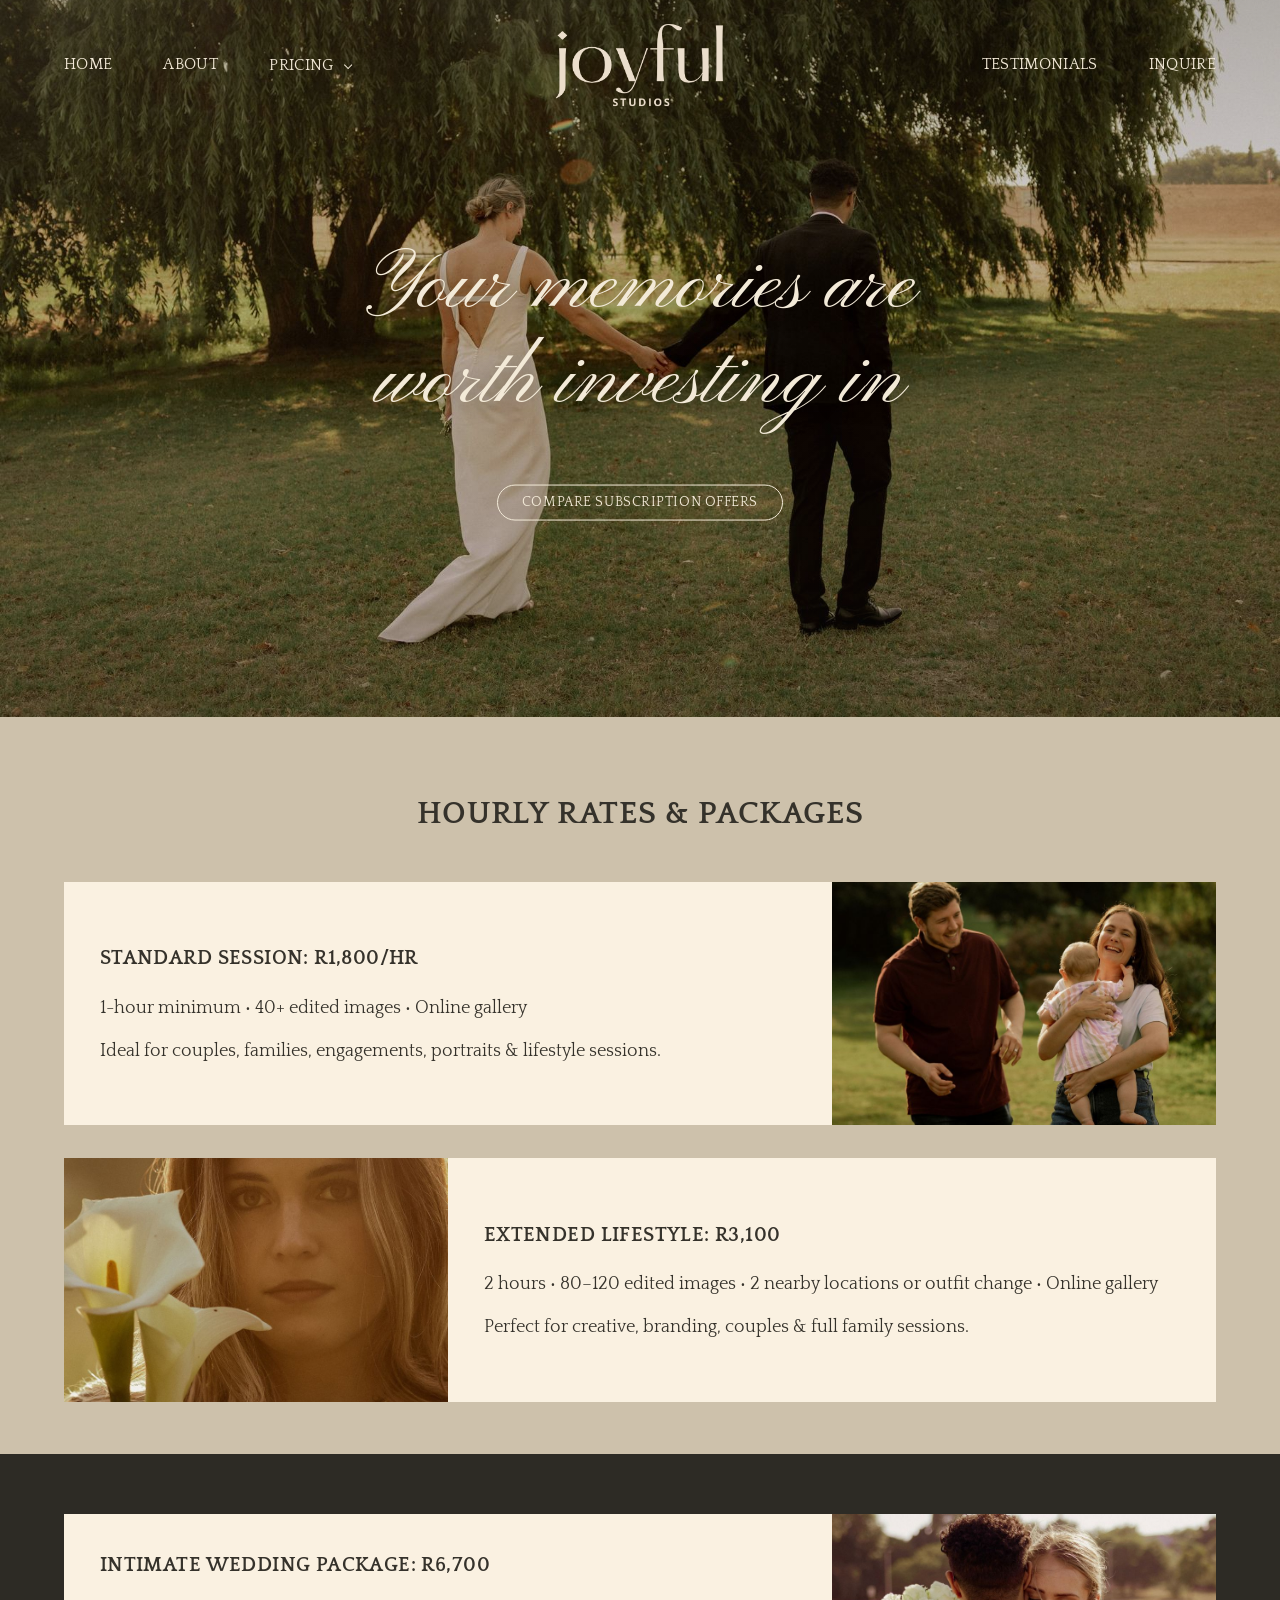
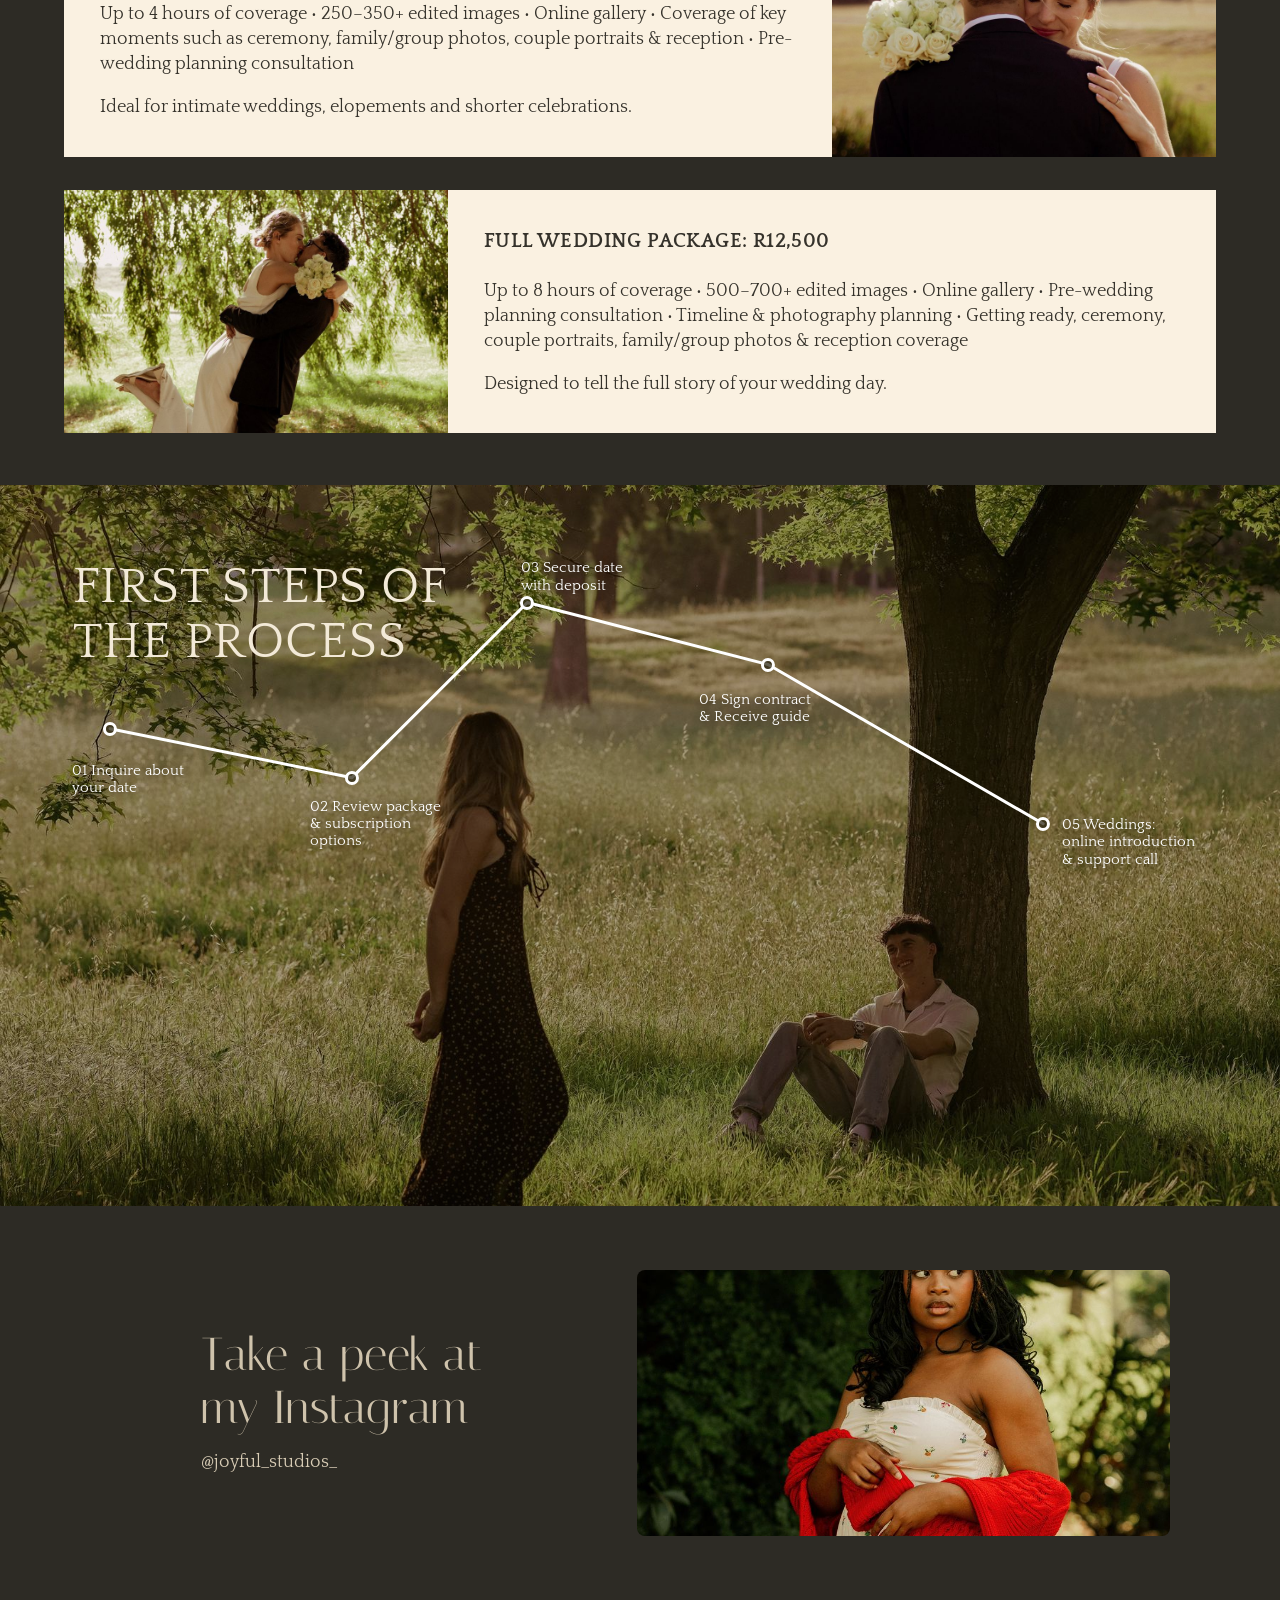
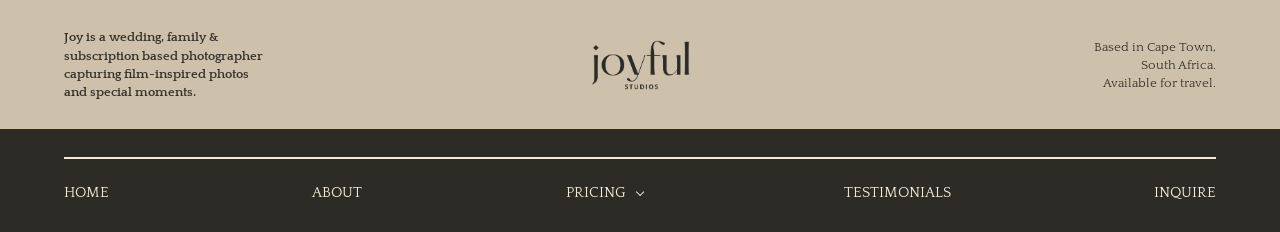
<file: hourly-rates.html>
<!DOCTYPE html>
<html lang="en">
<head>
  <meta charset="UTF-8">
  <meta name="viewport" content="width=device-width, initial-scale=1">
  <title>Hourly Rates &amp; Packages | Joyful Studios</title>
  <meta name="description" content="Hourly rates and wedding packages from Joyful Studios: standard sessions, extended lifestyle sessions, intimate and full wedding coverage in Cape Town.">
  <link rel="preconnect" href="https://fonts.googleapis.com">
  <link rel="preconnect" href="https://fonts.gstatic.com" crossorigin>
  <link href="https://fonts.googleapis.com/css2?family=Italiana&family=Mrs+Saint+Delafield&family=Pinyon+Script&family=Quattrocento:wght@400;700&display=swap" rel="stylesheet">
  <link rel="stylesheet" href="styles.css">
  <style>
    /* ---------- Hero ---------- */
    .hero { position: relative; height: clamp(340px, 56vw, 800px); overflow: hidden; color: var(--cream); background: var(--charcoal) url("images/rates-hero.jpg") center 40% / cover no-repeat; }
    .hero::after { content: ""; position: absolute; inset: 0; background: linear-gradient(rgba(20,18,10,.3), rgba(20,18,10,.12) 45%, rgba(20,18,10,.25)); }
    .hero__content { position: absolute; z-index: 2; left: 50%; top: 53%; transform: translate(-50%, -50%); text-align: center; width: min(92%, 900px); }
    .hero h1 { margin: 0 0 clamp(26px, 5vw, 56px); font-family: var(--font-hero); font-weight: 400; font-size: clamp(38px, 6.6vw, 88px); line-height: 1.12; text-shadow: 0 2px 24px rgba(0,0,0,.4); }
    .hero .btn { text-transform: uppercase; font-size: 14px; padding: 6px 24px; }

    /* ---------- Rates ---------- */
    .rates { padding: clamp(40px, 6vw, 72px) var(--pad) clamp(30px, 4.5vw, 52px); }
    .rates--dark { background: var(--charcoal); padding-top: clamp(32px, 5vw, 60px); }
    .rates h2 { margin: 0 0 clamp(24px, 3.4vw, 44px); text-align: center; font-family: var(--font-body); font-weight: 700; font-size: clamp(22px, 2.6vw, 32px); letter-spacing: .02em; text-transform: uppercase; }
    .rates__list { max-width: 1180px; margin: 0 auto; display: grid; gap: clamp(14px, 2.6vw, 36px); }

    .rate { display: grid; grid-template-columns: 2fr 1fr; background: var(--cream-bg); min-height: clamp(170px, 19vw, 270px); }
    .rate--flip { grid-template-columns: 1fr 2fr; }
    .rate--flip .rate__img { order: -1; }
    .rate__body { align-self: center; padding: clamp(18px, 2.4vw, 38px) clamp(18px, 2.8vw, 42px); }
    .rate h3 { margin: 0 0 clamp(12px, 1.6vw, 22px); font-family: var(--font-body); font-weight: 700; font-size: clamp(15px, 1.6vw, 21px); letter-spacing: .02em; text-transform: uppercase; }
    .rate p { margin: 0 0 1em; font-size: clamp(14px, 1.4vw, 18px); line-height: 1.4; }
    .rate p:last-child { margin-bottom: 0; }

    .rate__img { position: relative; display: block; overflow: hidden; min-height: 190px; background: var(--charcoal); }
    .rate__img img { position: absolute; inset: 0; width: 100%; height: 100%; object-fit: cover; transition: transform .7s ease; }
    .rate__cta { position: absolute; inset: 0; display: grid; place-items: center; background: rgba(35, 32, 25, .55); opacity: 0; transition: opacity .3s ease; }
    .rate__cta span { padding: 9px 28px; border: 1px solid var(--cream); border-radius: 999px; color: var(--cream); font-size: 15px; letter-spacing: .1em; text-transform: uppercase; transform: translateY(8px); transition: transform .3s ease, background .25s, color .25s; }
    .rate__img:focus-visible { outline-offset: -4px; }
    .rate__img:focus-visible .rate__cta { opacity: 1; }
    .rate__img:focus-visible .rate__cta span { transform: none; }
    @media (hover: hover) {
      .rate:hover .rate__cta { opacity: 1; }
      .rate:hover .rate__cta span { transform: none; }
      .rate:hover .rate__img img { transform: scale(1.05); }
      .rate__img:hover .rate__cta span { background: var(--cream); color: var(--charcoal); }
    }
    /* touch screens can't hover: keep a small "Inquire now" label visible */
    @media (hover: none) {
      .rate__cta { opacity: 1; place-items: end center; padding-bottom: 14px; background: linear-gradient(transparent 50%, rgba(35, 32, 25, .7)); }
      .rate__cta span { transform: none; padding: 6px 20px; font-size: 13px; }
    }

    /* ---------- First steps of the process ---------- */
    .process { position: relative; aspect-ratio: 1456 / 820; overflow: hidden; background: var(--charcoal) url("images/process.jpg") center / cover no-repeat; color: #fff; }
    .process::after { content: ""; position: absolute; inset: 0; background: rgba(25, 22, 10, .18); }
    .process > * { position: relative; z-index: 2; }
    .process h2 { position: absolute; left: 5.7%; top: 10.5%; margin: 0; font-family: var(--font-body); font-weight: 400; font-size: clamp(22px, 3.9vw, 58px); line-height: 1.1; letter-spacing: .02em; text-transform: uppercase; color: var(--cream); text-shadow: 0 2px 18px rgba(0,0,0,.35); }
    .process__line { position: absolute; inset: 0; width: 100%; height: 100%; z-index: 2; pointer-events: none; }
    .process__line polyline { fill: none; stroke: #fff; stroke-width: 3; stroke-linejoin: round; stroke-linecap: round; vector-effect: non-scaling-stroke; }
    .steps { list-style: none; margin: 0; padding: 0; position: absolute; inset: 0; z-index: 3; }
    .step { position: absolute; inset: 0; pointer-events: none; }
    .step__dot { position: absolute; left: var(--dx); top: var(--dy); width: clamp(10px, 1.1vw, 16px); height: clamp(10px, 1.1vw, 16px); transform: translate(-50%, -50%); border-radius: 50%; border: clamp(2px, .25vw, 4px) solid #fff; background: rgba(45, 40, 20, .75); }
    .step__label { position: absolute; left: var(--lx); top: var(--ly); font-size: clamp(11px, 1.15vw, 17px); line-height: 1.18; text-shadow: 0 1px 10px rgba(0,0,0,.55); }

    /* ---------- Instagram ---------- */
    .insta { background: var(--charcoal); color: #d9cdb6; padding: clamp(36px, 5vw, 64px) var(--pad); }
    .insta__inner { max-width: 1060px; margin: 0 auto; display: grid; grid-template-columns: 1fr 1.15fr; align-items: center; gap: clamp(24px, 5vw, 70px); }
    .insta__text { justify-self: center; }
    .insta h2 { margin: 0; font-family: var(--font-display); font-weight: 400; font-size: clamp(30px, 4vw, 46px); line-height: 1.15; color: var(--soft); }
    .insta a.handle { display: inline-block; margin-top: 14px; font-size: 18px; border-bottom: 1px solid transparent; }
    .insta a.handle:hover { border-color: currentColor; }
    .insta__photo { display: block; overflow: hidden; border-radius: 8px; }
    .insta__photo img { width: 100%; aspect-ratio: 2 / 1; object-fit: cover; object-position: center 40%; transition: transform .6s; }
    .insta__photo:hover img { transform: scale(1.04); }

    /* ---------- Responsive ---------- */
    @media (max-width: 760px) {
      .rate, .rate--flip { grid-template-columns: 1fr; }
      .rate .rate__img { order: -1; min-height: 230px; }
      .insta__inner { grid-template-columns: 1fr; }
      .insta__text { justify-self: start; }

      /* process: swap the graph for a simple vertical list */
      .process { aspect-ratio: auto; padding: 38px 24px 44px; }
      .process h2 { position: relative; left: auto; top: auto; margin-bottom: 26px; font-size: 30px; }
      .process__line { display: none; }
      .steps { position: relative; inset: auto; display: grid; gap: 18px; }
      .step { position: static; display: flex; gap: 14px; align-items: flex-start; }
      .step__dot { position: static; transform: none; flex: none; width: 14px; height: 14px; margin-top: 5px; border-width: 3px; }
      .step__label { position: static; font-size: 17px; }
      .process::after { background: rgba(25, 22, 10, .45); }
    }
    @media (prefers-reduced-motion: reduce) { .rate__img img, .rate__cta, .rate__cta span { transition: none; } }
  </style>
</head>

<body>
  <header class="site-header" id="site-header">
    <nav class="nav nav--left" aria-label="Primary">
      <a href="index.html">Home</a>
      <a href="about.html">About</a>
      <div class="has-dropdown"><button class="dd-toggle is-current" aria-expanded="false" aria-haspopup="true" aria-controls="dd-header">Pricing</button><ul class="dropdown" id="dd-header"><li><a href="hourly-rates.html" aria-current="page">Hourly Rates &amp; Packages</a></li><li><a href="subscription-offers.html">Subscription Offers</a></li><li><a href="mini-sessions.html">Mini-sessions &amp; Gift Vouchers</a></li></ul></div>
    </nav>

    <a class="logo" href="index.html" aria-label="Joyful Studios home">
      <span class="logo__word">joyful</span>
      <span class="logo__sub">STUDIOS</span>
    </a>

    <nav class="nav nav--right" aria-label="Secondary">
      <a href="testimonials.html">Testimonials</a>
      <a href="inquire.html">Inquire</a>
    </nav>

    <button class="menu-toggle" id="menu-toggle" aria-expanded="false" aria-controls="site-header">Menu</button>
  </header>

  <section class="hero" aria-label="Your memories are worth investing in">
    <div class="hero__content">
      <h1>Your memories are<br>worth investing in</h1>
      <a class="btn" href="subscription-offers.html">Compare subscription offers</a>
    </div>
  </section>

  <main>
    <section class="rates">
      <h2>Hourly Rates &amp; Packages</h2>
      <div class="rates__list">
        <article class="rate">
          <div class="rate__body">
            <h3>Standard Session: R1,800/hr</h3>
            <p>1-hour minimum • 40+ edited images • Online gallery</p>
            <p>Ideal for couples, families, engagements, portraits &amp; lifestyle sessions.</p>
          </div>
          <a class="rate__img" href="inquire.html?package=standard-session" aria-label="Inquire now about the Standard Session">
            <img src="images/rate-standard.jpg" alt="A father, mother and baby laughing together in a sunny park" style="object-position:center" loading="lazy">
            <span class="rate__cta"><span>Inquire now</span></span>
          </a>
        </article>
        <article class="rate rate--flip">
          <div class="rate__body">
            <h3>Extended Lifestyle: R3,100</h3>
            <p>2 hours • 80–120 edited images • 2 nearby locations or outfit change • Online gallery</p>
            <p>Perfect for creative, branding, couples &amp; full family sessions.</p>
          </div>
          <a class="rate__img" href="inquire.html?package=extended-lifestyle" aria-label="Inquire now about the Extended Lifestyle">
            <img src="images/rate-extended.jpg" alt="Close-up portrait of a woman beside a white calla lily" style="object-position:center" loading="lazy">
            <span class="rate__cta"><span>Inquire now</span></span>
          </a>
        </article>
      </div>
    </section>

    <section class="rates rates--dark" aria-label="Wedding packages">
      <div class="rates__list">
        <article class="rate">
          <div class="rate__body">
            <h3>Intimate Wedding Package: R6,700</h3>
            <p>Up to 4 hours of coverage • 250–350+ edited images • Online gallery • Coverage of key moments such as ceremony, family/group photos, couple portraits &amp; reception • Pre-wedding planning consultation</p>
            <p>Ideal for intimate weddings, elopements and shorter celebrations.</p>
          </div>
          <a class="rate__img" href="inquire.html?package=intimate-wedding-package" aria-label="Inquire now about the Intimate Wedding Package">
            <img src="images/rate-intimate.jpg" alt="A bride embracing her groom, holding a bouquet of white roses" style="object-position:center" loading="lazy">
            <span class="rate__cta"><span>Inquire now</span></span>
          </a>
        </article>
        <article class="rate rate--flip">
          <div class="rate__body">
            <h3>Full Wedding Package: R12,500</h3>
            <p>Up to 8 hours of coverage • 500–700+ edited images • Online gallery • Pre-wedding planning consultation • Timeline &amp; photography planning • Getting ready, ceremony, couple portraits, family/group photos &amp; reception coverage</p>
            <p>Designed to tell the full story of your wedding day.</p>
          </div>
          <a class="rate__img" href="inquire.html?package=full-wedding-package" aria-label="Inquire now about the Full Wedding Package">
            <img src="images/rate-full.jpg" alt="A groom lifting his bride in a kiss beneath a willow tree" style="object-position:center 35%" loading="lazy">
            <span class="rate__cta"><span>Inquire now</span></span>
          </a>
        </article>
      </div>
    </section>

    <section class="process" aria-label="First steps of the process">
      <h2>First steps of<br>the process</h2>
      <svg class="process__line" viewBox="0 0 100 100" preserveAspectRatio="none" aria-hidden="true"><polyline points="8.6,33.8 27.5,40.6 41.2,16.3 60.0,24.9 81.5,47.0"/></svg>
      <ol class="steps">
          <li class="step" style="--dx:8.6%; --dy:33.8%; --lx:5.6%; --ly:38.5%"><span class="step__dot"></span><span class="step__label">01 Inquire about<br>your date</span></li>
          <li class="step" style="--dx:27.5%; --dy:40.6%; --lx:24.2%; --ly:43.5%"><span class="step__dot"></span><span class="step__label">02 Review package<br>&amp; subscription<br>options</span></li>
          <li class="step" style="--dx:41.2%; --dy:16.3%; --lx:40.7%; --ly:10.4%"><span class="step__dot"></span><span class="step__label">03 Secure date<br>with deposit</span></li>
          <li class="step" style="--dx:60.0%; --dy:24.9%; --lx:54.6%; --ly:28.7%"><span class="step__dot"></span><span class="step__label">04 Sign contract<br>&amp; Receive guide</span></li>
          <li class="step" style="--dx:81.5%; --dy:47.0%; --lx:83.0%; --ly:46.0%"><span class="step__dot"></span><span class="step__label">05 Weddings:<br>online introduction<br>&amp; support call</span></li>
      </ol>
    </section>

    <section class="insta">
      <div class="insta__inner">
        <div class="insta__text">
          <h2>Take a peek at<br>my Instagram</h2>
          <a class="handle" href="https://www.instagram.com/joyful_studios_/" target="_blank" rel="noopener">@joyful_studios_</a>
        </div>
        <a class="insta__photo" href="https://www.instagram.com/joyful_studios_/" target="_blank" rel="noopener" aria-label="Open Joyful Studios on Instagram">
          <img src="images/insta-red.jpg" alt="A woman in a white dress with a red cardigan standing in a green garden" loading="lazy">
        </a>
      </div>
    </section>
  </main>

  <footer>
    <div class="footer">
      <p class="footer__left">Joy is a wedding, family &amp; subscription based photographer capturing film-inspired photos and special moments.</p>
      <a class="logo" href="index.html" aria-label="Joyful Studios home">
        <span class="logo__word">joyful</span>
        <span class="logo__sub">STUDIOS</span>
      </a>
      <p class="footer__right">Based in Cape Town,<br>South Africa.<br>Available for travel.</p>
    </div>
    <div class="footer__bar">
      <nav aria-label="Footer">
        <a href="index.html">Home</a>
        <a href="about.html">About</a>
        <div class="has-dropdown"><button class="dd-toggle" aria-expanded="false" aria-haspopup="true" aria-controls="dd-footer">Pricing</button><ul class="dropdown" id="dd-footer"><li><a href="hourly-rates.html">Hourly Rates &amp; Packages</a></li><li><a href="subscription-offers.html">Subscription Offers</a></li><li><a href="mini-sessions.html">Mini-sessions &amp; Gift Vouchers</a></li></ul></div>
        <a href="testimonials.html">Testimonials</a>
        <a href="inquire.html">Inquire</a>
      </nav>
    </div>
  </footer>

  <script src="script.js"></script>
</body>
</html>
</file>
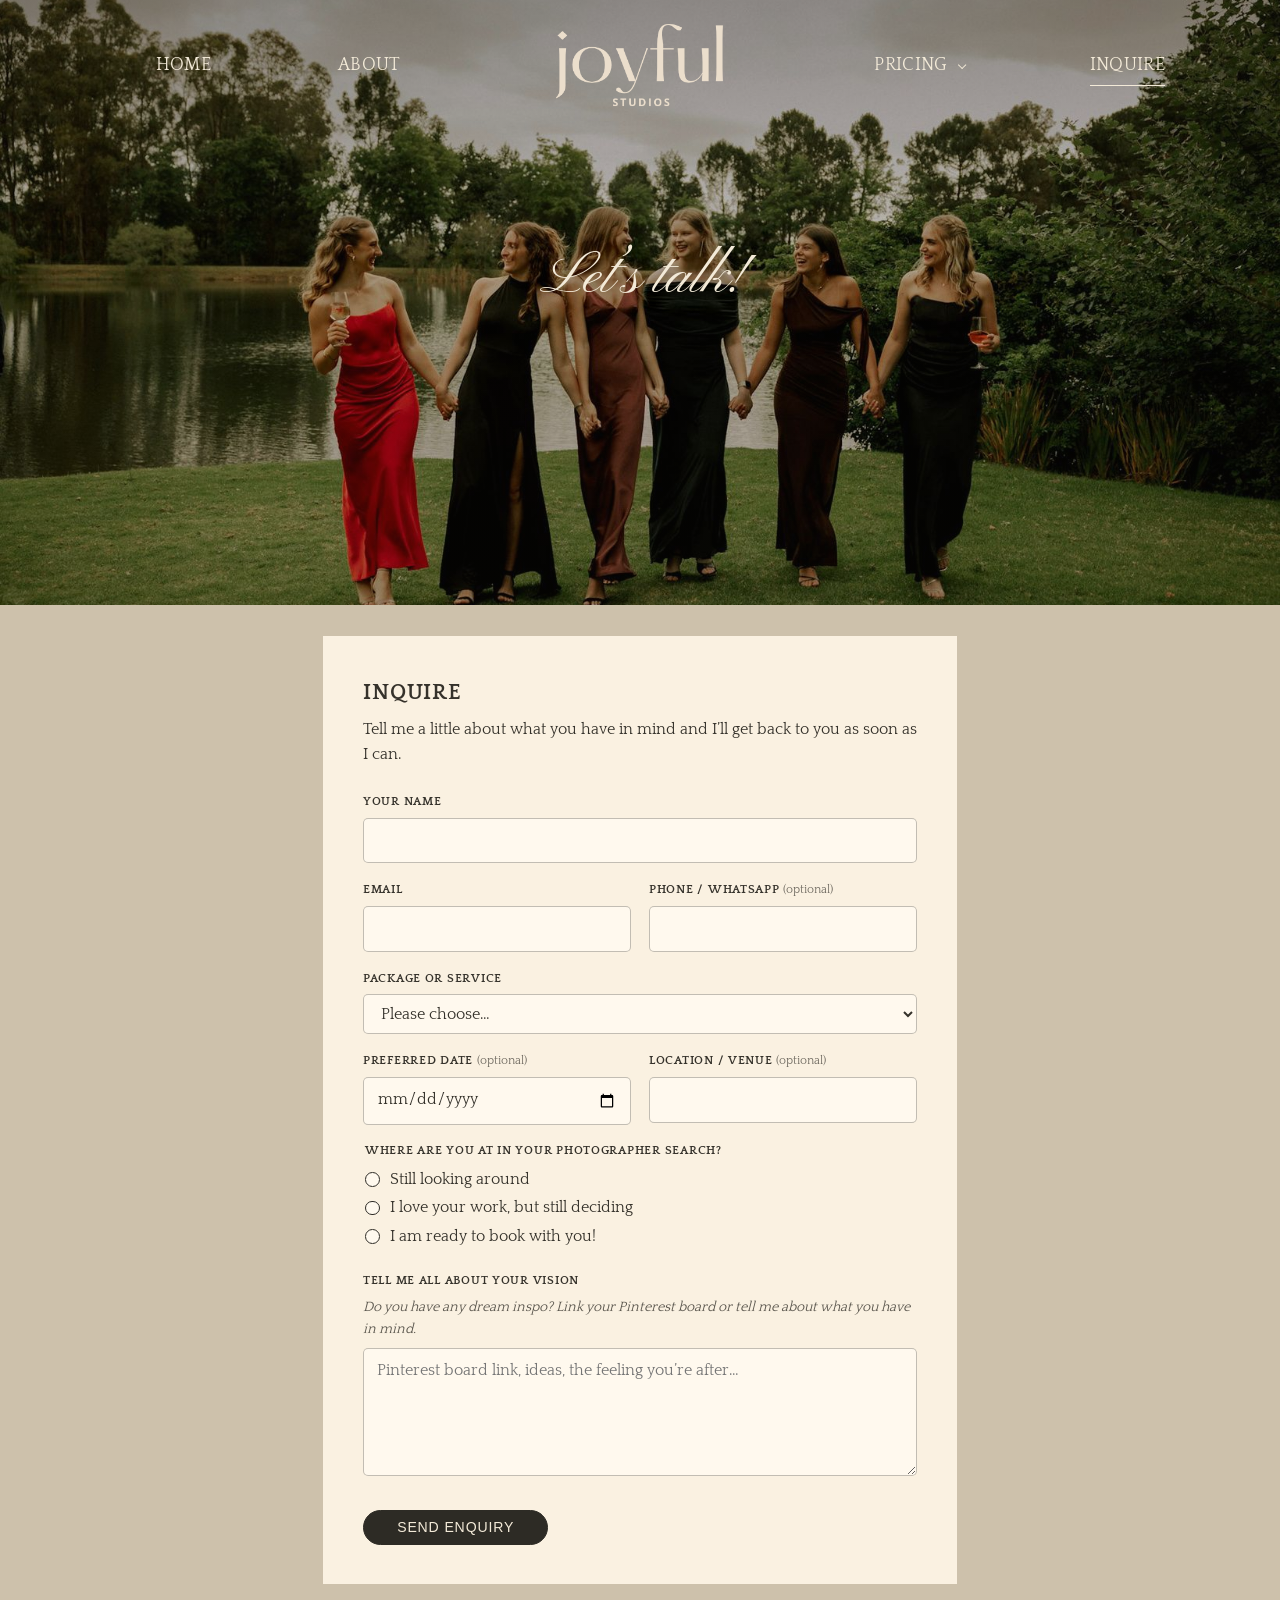
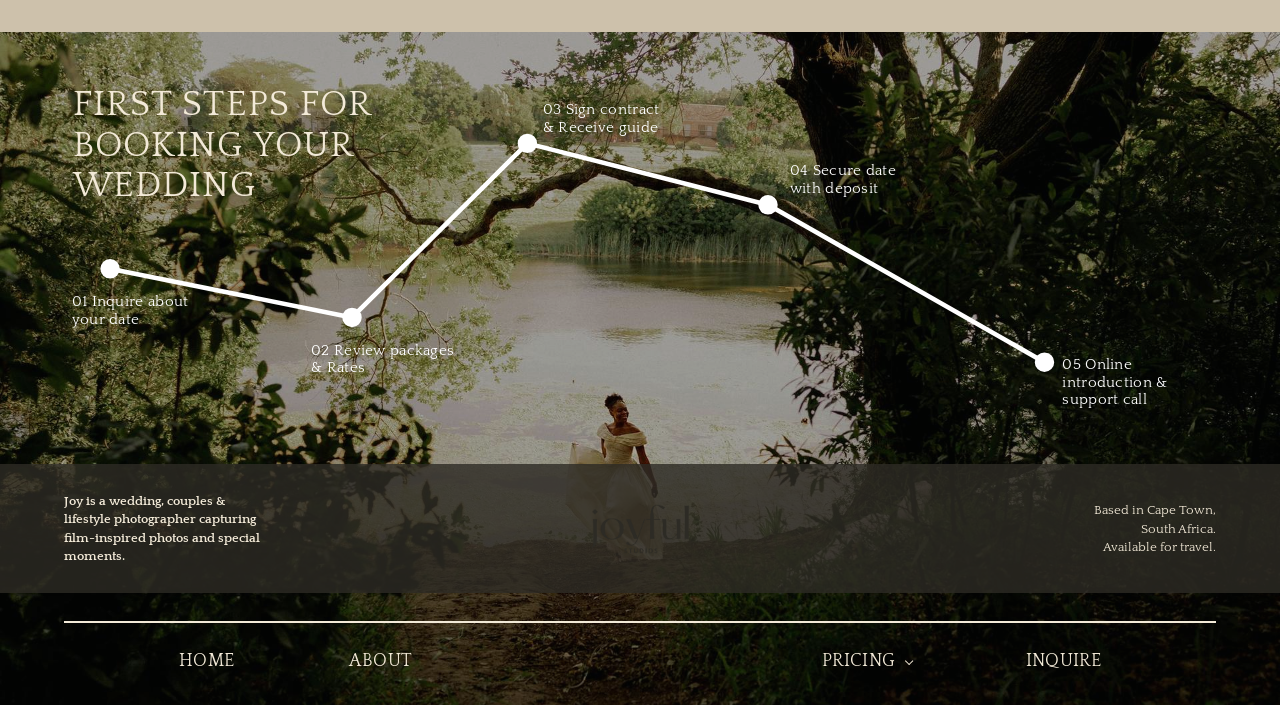
<file: inquire (2).html>
<!DOCTYPE html>
<html lang="en">
<head>
  <meta charset="UTF-8">
  <meta name="viewport" content="width=device-width, initial-scale=1">
  <title>Inquire | Joyful Studios</title>
  <meta name="description" content="Inquire about a session, wedding package or subscription with Joyful Studios in Cape Town.">
  <link rel="preconnect" href="https://fonts.googleapis.com">
  <link rel="preconnect" href="https://fonts.gstatic.com" crossorigin>
  <link href="https://fonts.googleapis.com/css2?family=Italiana&family=Mrs+Saint+Delafield&family=Pinyon+Script&family=Quattrocento:wght@400;700&display=swap" rel="stylesheet">
  <link rel="stylesheet" href="styles.css">
  <style>
    /* ---------- Hero ---------- */
    .hero { position: relative; height: 47.3vw; min-height: 300px; overflow: hidden; color: var(--cream); background: var(--charcoal) url("inquire-hero2.jpg") center 47% / cover no-repeat; }
    .hero::after { content: ""; position: absolute; inset: 0; background: linear-gradient(rgba(20,18,10,.38), rgba(20,18,10,.12) 45%, rgba(20,18,10,.2)); }
    .hero__content { position: absolute; z-index: 2; left: 50%; top: 46%; transform: translate(-50%, -50%); text-align: center; width: min(92%, 900px); }
    .hero h1 { margin: 0; font-family: var(--font-hero); font-weight: 400; font-size: clamp(30px, 4.6vw, 84px); line-height: 1.12; text-shadow: 0 2px 24px rgba(0,0,0,.4); }

    /* ---------- Form ---------- */
    .inquire { background: #cdc1ab; padding: clamp(24px, 2.4vw, 40px) var(--pad) clamp(30px, 3.7vw, 60px); }
    .inquire__card { max-width: 49.5vw; min-width: min(100%, 520px); margin: 0 auto; background: var(--cream-bg); padding: 3.1vw; border-radius: 0; }
    .inquire h2 { margin: 0 0 .6vw; font-family: var(--font-body); font-weight: 700; font-size: clamp(18px, 1.75vw, 30px); letter-spacing: .04em; text-transform: uppercase; }
    .inquire__lead { margin: 0 0 clamp(18px, 2vw, 32px); font-size: clamp(12px, 1.24vw, 23px); }

    .field { margin-bottom: clamp(12px, 1.4vw, 22px); }
    .field label { display: block; margin-bottom: .45vw; font-weight: 700; font-size: clamp(11px, .95vw, 17px); letter-spacing: .06em; text-transform: uppercase; }
    .field .opt { font-weight: 400; text-transform: none; letter-spacing: 0; opacity: .7; }
    .field input, .field select, .field textarea {
      width: 100%; padding: .75vw 1vw; font: inherit; font-size: clamp(12px, 1.24vw, 23px); color: var(--ink);
      background: #fff9ee; border: 1px solid rgba(53, 50, 43, .3); border-radius: .4vw;
    }
    .field textarea { min-height: 8vw; resize: vertical; }
    .field input:focus, .field select:focus, .field textarea:focus { outline: 2px solid var(--charcoal); outline-offset: 1px; border-color: var(--charcoal); }
    .field select.is-prefilled { border-color: var(--charcoal); box-shadow: 0 0 0 2px rgba(45, 43, 37, .18); }
    .row2 { display: grid; grid-template-columns: 1fr 1fr; gap: 0 1.4vw; }
    .prefill-note { margin: .6vw 0 0; font-size: clamp(11px, 1.1vw, 20px); font-style: italic; }
    .hp { position: absolute; left: -9999px; width: 1px; height: 1px; overflow: hidden; }

    .submit { margin-top: .6vw; padding: .65vw 2.6vw; font-size: clamp(11px, 1.1vw, 20px); color: var(--cream); background: var(--charcoal); border: 1px solid var(--charcoal); border-radius: 999px; cursor: pointer; letter-spacing: .06em; text-transform: uppercase; transition: background .25s, color .25s; }
    .submit:hover { background: transparent; color: var(--charcoal); }
    .submit:disabled { opacity: .6; cursor: wait; }
    .form-msg { margin: 18px 0 0; padding: 12px 16px; border-radius: 6px; font-size: clamp(12px, 1.24vw, 20px); }
    .form-msg[hidden] { display: none; }
    .form-msg--error { background: #f3d9d3; color: #6b1f12; }
    .thanks { text-align: center; padding: 20px 0; }
    .thanks h2 { margin-bottom: 12px; }

    /* ---------- Search-stage question + vision hint ---------- */
    .field--choice { border: 0; padding: 0; min-width: 0; }
    .field--choice legend { padding: 0; margin-bottom: .6vw; font-weight: 700; font-size: clamp(11px, .95vw, 17px); letter-spacing: .06em; text-transform: uppercase; }
    .field--choice .choice { display: flex; align-items: center; gap: .8vw; margin: 0 0 .55vw; cursor: pointer; font-size: clamp(12px, 1.24vw, 23px); line-height: 1.35; font-weight: 400; letter-spacing: 0; text-transform: none; }
    .field--choice .choice input { appearance: none; -webkit-appearance: none; flex: 0 0 auto; width: clamp(14px, 1.15vw, 22px); height: clamp(14px, 1.15vw, 22px); padding: 0; margin: 0; border: 1.5px solid var(--charcoal); border-radius: 50%; background: #fff9ee; display: grid; place-content: center; cursor: pointer; }
    .field--choice .choice input::before { content: ""; width: 55%; height: 55%; border-radius: 50%; background: var(--charcoal); transform: scale(0); transition: transform .15s ease; }
    .field--choice .choice input:checked::before { transform: scale(1); }
    .field--choice .choice input:focus-visible { outline: 2px solid var(--charcoal); outline-offset: 2px; }
    .field__hint { margin: 0 0 .6vw; font-size: clamp(11px, 1.1vw, 20px); font-style: italic; opacity: .8; }
    .field textarea { min-height: 10vw; }
    @media (max-width: 900px) {
      .field--choice legend { font-size: 12px; margin-bottom: 8px; }
      .field--choice .choice { font-size: 14px; gap: 10px; margin-bottom: 8px; }
      .field--choice .choice input { width: 18px; height: 18px; }
      .field__hint { font-size: 13px; margin-bottom: 8px; }
    }

    /* ---------- First steps + footer over the lake photo ---------- */
    .steps-foot { position: relative; background: #1c2014 url("inquire-lake.jpg") center 60% / cover no-repeat; color: var(--cream); overflow: hidden; }
    .steps-foot::before { content: ""; position: absolute; inset: 0; background: rgba(20,24,14,.14); pointer-events: none; }
    .steps-foot__chart { position: relative; height: 33.8vw; }
    .steps-foot h2 { position: absolute; z-index: 2; left: 5.7vw; top: 4.2vw; margin: 0; width: 34vw; font-family: var(--font-body); font-weight: 400; text-transform: uppercase; letter-spacing: .03em; font-size: clamp(20px, 2.8vw, 52px); line-height: 1.12; }
    .steps-foot svg { position: absolute; left: 0; top: 0; width: 100%; height: 56.3vw; z-index: 2; pointer-events: none; }
    .steps-foot svg text { font-family: var(--font-body); fill: #fff; font-size: 11.5px; letter-spacing: .02em; }
    .steps__list { display: none; }
    .steps-foot footer { position: relative; z-index: 3; }
    .steps-foot .footer { background: rgba(45,43,37,.8); color: var(--cream); }
    .steps-foot .footer p, .steps-foot .footer__left, .steps-foot .footer__right { color: var(--cream); }
    .steps-foot .logo { color: var(--cream); }
    .steps-foot .footer__bar { background: transparent; }

    @media (max-width: 900px) {
      .hero { height: 90vw; min-height: 340px; max-height: 620px; background-size: auto 100%; background-position: 50% center; }
      .inquire__card { max-width: none; min-width: 0; padding: 26px 20px; }
      .inquire h2 { font-size: 20px; margin-bottom: 8px; }
      .inquire__lead, .prefill-note, .form-msg { font-size: 13.5px; }
      .field { margin-bottom: 16px; }
      .field label { font-size: 12px; margin-bottom: 6px; }
      .field input, .field select, .field textarea { font-size: 16px; padding: 11px 12px; border-radius: 6px; }
      .field textarea { min-height: 130px; }
      .row2 { gap: 0 14px; }
      .submit { font-size: 14px; padding: 11px 32px; }
      .steps-foot__chart { height: auto; padding: 44px 24px 36px; }
      .steps-foot svg { display: none; }
      .steps-foot h2 { position: relative; left: auto; top: auto; width: auto; font-size: 24px; margin-bottom: 24px; }
      .steps__list { display: block; position: relative; z-index: 2; margin: 0; padding: 0 0 0 22px; list-style: none; border-left: 2px solid #fff; }
      .steps__list li { position: relative; padding: 0 0 20px 18px; font-size: 14px; line-height: 1.35; }
      .steps__list li::before { content: ""; position: absolute; left: -29px; top: 3px; width: 12px; height: 12px; border: 2px solid #fff; border-radius: 50%; background: #fff; }
      .steps__list li:last-child { padding-bottom: 0; }
    }
    @media (max-width: 560px) { .row2 { grid-template-columns: 1fr; } }
  </style>
<style id="menu-uniform">
  .nav--right .has-dropdown .dropdown { left: auto; right: -20px; }
  /* Same menu text size and spacing on every page (header + footer) */
  @media (min-width: 901px) {
    .site-header { grid-template-columns: 1fr auto 1fr; }
    .site-header .nav { font-size: clamp(12px, 1.44vw, 26px); line-height: 1.722; letter-spacing: .02em; gap: 9.9vw; }
    .site-header .nav--left { justify-content: flex-end; margin-right: 12vw; }
    .site-header .nav--right { justify-content: flex-start; margin-left: 11.6vw; }
    .site-header .logo__word { font-size: clamp(44px, 6vw, 120px); }
    .site-header .logo__sub { font-size: clamp(8px, .8vw, 15px); }
    .footer__bar nav { justify-content: center; gap: 9vw; font-size: clamp(12px, 1.44vw, 26px); line-height: 1.722; letter-spacing: .02em; }
    .footer__bar .has-dropdown { margin-left: 23vw; }
    .site-header .dd-toggle, .footer__bar .dd-toggle { font-size: inherit; letter-spacing: inherit; line-height: inherit; }
  }
  @media (max-width: 900px) {
    .site-header .nav { font-size: 14px; letter-spacing: .02em; }
    .footer__bar { padding-left: 14px; padding-right: 14px; }
    .footer__bar nav { flex-wrap: nowrap; justify-content: space-between; align-items: flex-start; gap: 0; font-size: clamp(8px, 2.8vw, 13px); letter-spacing: 0; line-height: 1.55; }
    .footer__bar .dd-toggle, .footer__bar .dropdown a { font-size: inherit; letter-spacing: inherit; }
  }

    /* ---------- Phone: identical hero size and headline placement on every inner page ---------- */
    @media (max-width: 900px) {
      .hero { height: 112vw; min-height: 420px; max-height: 640px; }
      .hero__content { top: 54%; }
      .hero h1 { font-size: 30px; line-height: 1.12; }
      .hero .btn { font-size: 11px; padding: 6px 26px; min-width: 0; letter-spacing: .1em; }
      
    }
  </style>
</head>

<body>
  <header class="site-header" id="site-header">
    <nav class="nav nav--left" aria-label="Primary">
      <a href="index.html">Home</a>
      <a href="about.html">About</a>
    </nav>

    <a class="logo" href="index.html" aria-label="Joyful Studios home">
      <span class="logo__word">joyful</span>
      <span class="logo__sub">STUDIOS</span>
    </a>

    <nav class="nav nav--right" aria-label="Secondary">
      <div class="has-dropdown">
        <button type="button" class="dd-toggle" aria-haspopup="true" aria-expanded="false">Pricing</button>
        <ul class="dropdown">
          <li><a href="rates.html">Rates &amp; Packages</a></li>
          <li><a href="pricing.html#subscriptions">Subscription Plans</a></li>
        </ul>
      </div>
      <a href="inquire.html" aria-current="page">Inquire</a>
    </nav>

    <button class="menu-toggle" id="menu-toggle" aria-expanded="false" aria-controls="site-header">Menu</button>
  </header>

  <section class="hero" aria-label="Let’s talk">
    <div class="hero__content"><h1>Let’s talk!</h1></div>
  </section>

  <main class="inquire">
    <div class="inquire__card" id="card">
      <h2>Inquire</h2>
      <p class="inquire__lead">Tell me a little about what you have in mind and I’ll get back to you as soon as I can.</p>

      <!--
        FORM SETUP: this form sends to Formspree (free). Create a form at formspree.io, then replace
        YOUR_FORM_ID below with your own form ID. Until then the form shows a "not connected yet" message.
      -->
      <form id="inquiry-form" data-endpoint="https://formspree.io/f/YOUR_FORM_ID" novalidate>
        <div class="field">
          <label for="name">Your name</label>
          <input id="name" name="name" type="text" autocomplete="name" required>
        </div>

        <div class="row2">
          <div class="field">
            <label for="email">Email</label>
            <input id="email" name="email" type="email" autocomplete="email" required>
          </div>
          <div class="field">
            <label for="phone">Phone / WhatsApp <span class="opt">(optional)</span></label>
            <input id="phone" name="phone" type="tel" autocomplete="tel">
          </div>
        </div>

        <div class="field">
          <label for="package">Package or service</label>
          <select id="package" name="package" required>
            <option value="" disabled selected>Please choose…</option>
            <optgroup label="Rates &amp; Packages"><option value="standard-session">Standard Rates (hourly)</option><option value="extended-lifestyle">Extended Lifestyle (2 hours)</option><option value="essential-wedding-package">Essential Wedding Package</option><option value="celebration-wedding-package">Celebration Wedding Package</option></optgroup>
            <optgroup label="Subscription"><option value="creator-influencer-subscription">Creator &amp; Influencer Subscription</option></optgroup>
            <optgroup label="Something else"><option value="general">General enquiry / not sure yet</option></optgroup>
          </select>
          <p class="prefill-note" id="prefill-note" hidden></p>
          <p class="prefill-note" id="agreement-note" hidden>After your enquiry I’ll send you the subscription agreement to read before you commit. <a id="agreement-link" href="pricing.html#good-to-know" style="text-decoration:underline">See the subscription details</a>.</p>
        </div>

        <div class="field" id="plan-field" hidden>
          <label for="plan">Chosen plan <span class="opt">(optional)</span></label>
          <input id="plan" name="chosen_plan" type="text">
        </div>

        <div class="row2">
          <div class="field">
            <label for="date">Preferred date <span class="opt">(optional)</span></label>
            <input id="date" name="preferred_date" type="date">
          </div>
          <div class="field">
            <label for="location">Location / venue <span class="opt">(optional)</span></label>
            <input id="location" name="location" type="text">
          </div>
        </div>

        <fieldset class="field field--choice">
          <legend>Where are you at in your photographer search?</legend>
          <label class="choice"><input type="radio" name="search_stage" value="Still looking around" required><span>Still looking around</span></label>
          <label class="choice"><input type="radio" name="search_stage" value="I love your work, but still deciding"><span>I love your work, but still deciding</span></label>
          <label class="choice"><input type="radio" name="search_stage" value="I am ready to book with you!"><span>I am ready to book with you!</span></label>
        </fieldset>

        <div class="field">
          <label for="message">Tell me all about your vision</label>
          <p class="field__hint" id="message-hint">Do you have any dream inspo? Link your Pinterest board or tell me about what you have in mind.</p>
          <textarea id="message" name="message" aria-describedby="message-hint" placeholder="Pinterest board link, ideas, the feeling you’re after…" required></textarea>
        </div>

        <div class="hp" aria-hidden="true"><label>Leave this empty <input type="text" name="_gotcha" tabindex="-1" autocomplete="off"></label></div>
        <input type="hidden" name="_subject" value="New enquiry from the Joyful Studios website">

        <button class="submit" type="submit">Send enquiry</button>
        <p class="form-msg form-msg--error" id="form-error" role="alert" hidden></p>
      </form>
    </div>
  </main>

  <div class="steps-foot">
    <section class="steps-foot__chart" aria-labelledby="steps-title">
      <h2 id="steps-title">First steps for booking your wedding</h2>
      <svg viewBox="0 0 1000 563" preserveAspectRatio="none" aria-hidden="true">
        <polyline points="86,185 275,223 412,87 600,135 816,258" fill="none" stroke="#fff" stroke-width="3.6" stroke-linejoin="round"/>
        <g fill="#fff" stroke="#fff" stroke-width="3.2"><circle cx="86" cy="185" r="6"/><circle cx="275" cy="223" r="6"/><circle cx="412" cy="87" r="6"/><circle cx="600" cy="135" r="6"/><circle cx="816" cy="258" r="6"/></g>
        <text x="56" y="214">01 Inquire about</text><text x="56" y="228">your date</text>
        <text x="243" y="252">02 Review packages</text><text x="243" y="266">&amp; Rates</text>
        <text x="424" y="64">03 Sign contract</text><text x="424" y="78">&amp; Receive guide</text>
        <text x="617" y="112">04 Secure date</text><text x="617" y="126">with deposit</text>
        <text x="830" y="263">05 Online</text><text x="830" y="277">introduction &amp;</text><text x="830" y="291">support call</text>
      </svg>
      <ol class="steps__list">
        <li>01 Inquire about your date</li>
        <li>02 Review packages &amp; Rates</li>
        <li>03 Sign contract &amp; Receive guide</li>
        <li>04 Secure date with deposit</li>
        <li>05 Online introduction &amp; support call</li>
      </ol>
    </section>
    <footer>
    <div class="footer">
      <p class="footer__left">Joy is a wedding, couples &amp; lifestyle photographer capturing film-inspired photos and special moments.</p>
      <a class="logo" href="index.html" aria-label="Joyful Studios home">
        <span class="logo__word">joyful</span>
        <span class="logo__sub">STUDIOS</span>
      </a>
      <p class="footer__right">Based in Cape Town,<br>South Africa.<br>Available for travel.</p>
    </div>
    <div class="footer__bar">
      <nav aria-label="Footer">
        <a href="index.html">Home</a>
        <a href="about.html">About</a>
        <div class="has-dropdown">
          <button type="button" class="dd-toggle" aria-haspopup="true" aria-expanded="false">Pricing</button>
          <ul class="dropdown">
            <li><a href="rates.html">Rates &amp; Packages</a></li>
            <li><a href="pricing.html#subscriptions">Subscription Plans</a></li>
          </ul>
        </div>
        <a href="inquire.html">Inquire</a>
      </nav>
    </div>
  </footer>
  </div>

  <script src="script.js"></script>
  <script>
    (function () {
      var form = document.getElementById('inquiry-form');
      var select = document.getElementById('package');
      var note = document.getElementById('prefill-note');
      var errorBox = document.getElementById('form-error');

      // 1. Pre-fill the package from the link the visitor clicked (e.g. inquire.html?package=intimate-wedding-package)
      var wanted = new URLSearchParams(window.location.search).get('package');
      if (wanted) {
        var match = Array.prototype.find.call(select.options, function (o) { return o.value === wanted; });
        if (match) {
          select.value = match.value;
          select.classList.add('is-prefilled');
          note.innerHTML = 'Pre-selected from the pricing page: <b></b>. You can change this if you like.';
          note.querySelector('b').textContent = match.textContent;
          note.hidden = false;
        }
      }
      var agreementNote = document.getElementById('agreement-note');
      var agreementPlans = {
        'creator-influencer-subscription': '#good-to-know'
      };
      function updateAgreementNote() {
        var target = agreementPlans[select.value];
        agreementNote.hidden = !target;
        if (target) document.getElementById('agreement-link').setAttribute('href', 'pricing.html' + target);
      }
      updateAgreementNote();
      select.addEventListener('change', function () { select.classList.remove('is-prefilled'); note.hidden = true; updateAgreementNote(); });

      // Pre-fill the chosen plan (e.g. "Starter, 12 months (R500 / month)") when it comes from the subscription tables
      var plan = new URLSearchParams(window.location.search).get('plan');
      if (plan) {
        document.getElementById('plan').value = plan;
        document.getElementById('plan-field').hidden = false;
      }

      // 2. Send the enquiry
      function showError(msg) { errorBox.textContent = msg; errorBox.hidden = false; }

      form.addEventListener('submit', function (e) {
        e.preventDefault();
        errorBox.hidden = true;

        if (!form.checkValidity()) {
          form.reportValidity();
          return;
        }

        var endpoint = form.getAttribute('data-endpoint');
        if (endpoint.indexOf('YOUR_FORM_ID') !== -1) {
          showError('This form isn’t connected to an email address yet. (Site owner: add your Formspree form ID in inquire.html.)');
          return;
        }

        var btn = form.querySelector('.submit');
        btn.disabled = true; btn.textContent = 'Sending…';

        fetch(endpoint, { method: 'POST', body: new FormData(form), headers: { 'Accept': 'application/json' } })
          .then(function (r) {
            if (!r.ok) throw new Error('bad response');
            document.getElementById('card').innerHTML =
              '<div class="thanks"><h2>Thank you!</h2><p>Your enquiry is on its way. I’ll be in touch very soon.</p></div>';
          })
          .catch(function () {
            btn.disabled = false; btn.textContent = 'Send enquiry';
            showError('Something went wrong sending your enquiry. Please try again in a moment.');
          });
      });
    })();
  </script>
</body>
</html>
</file>
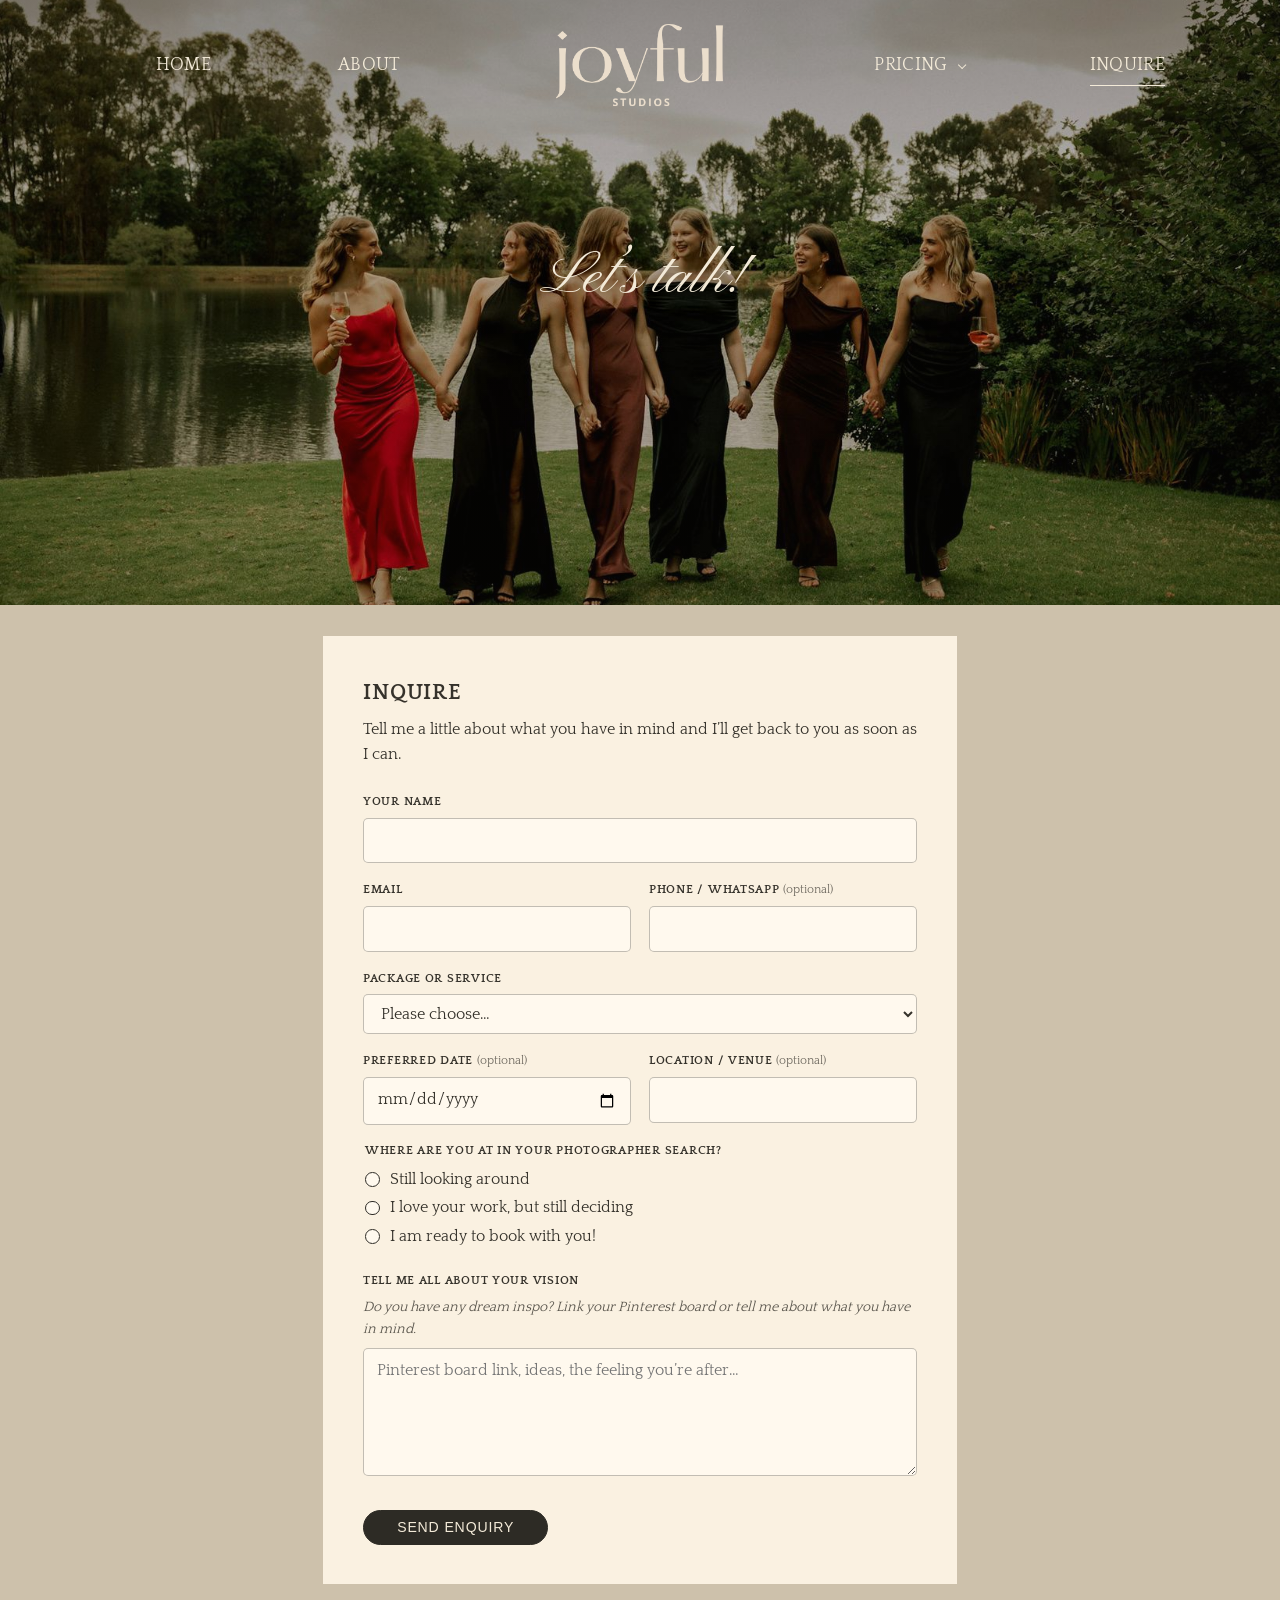
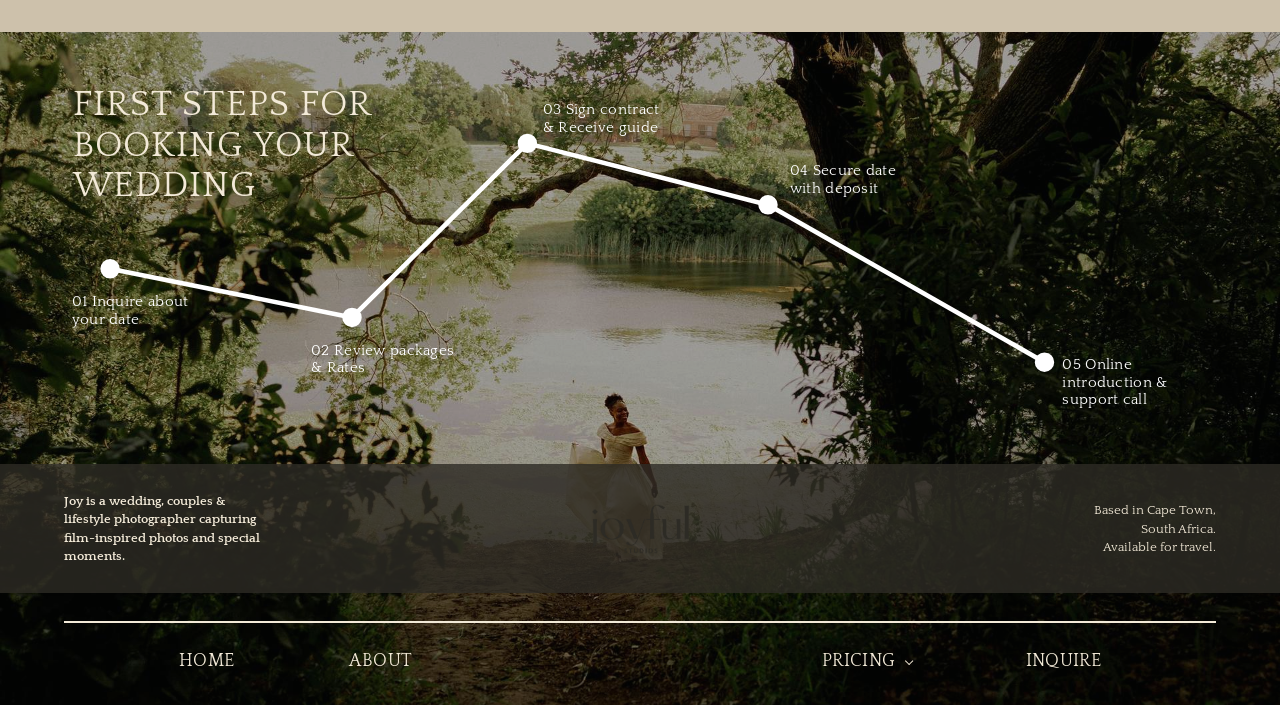
<file: inquire.html>
<!DOCTYPE html>
<html lang="en">
<head>
  <meta charset="UTF-8">
  <meta name="viewport" content="width=device-width, initial-scale=1">
  <title>Inquire | Joyful Studios</title>
  <meta name="description" content="Inquire about a session, wedding package or subscription with Joyful Studios in Cape Town.">
  <link rel="preconnect" href="https://fonts.googleapis.com">
  <link rel="preconnect" href="https://fonts.gstatic.com" crossorigin>
  <link href="https://fonts.googleapis.com/css2?family=Italiana&family=Mrs+Saint+Delafield&family=Pinyon+Script&family=Quattrocento:wght@400;700&display=swap" rel="stylesheet">
  <link rel="stylesheet" href="styles.css">
  <style>
    /* ---------- Hero ---------- */
    .hero { position: relative; height: 47.3vw; min-height: 300px; overflow: hidden; color: var(--cream); background: var(--charcoal) url("inquire-hero2.jpg") center 47% / cover no-repeat; }
    .hero::after { content: ""; position: absolute; inset: 0; background: linear-gradient(rgba(20,18,10,.38), rgba(20,18,10,.12) 45%, rgba(20,18,10,.2)); }
    .hero__content { position: absolute; z-index: 2; left: 50%; top: 46%; transform: translate(-50%, -50%); text-align: center; width: min(92%, 900px); }
    .hero h1 { margin: 0; font-family: var(--font-hero); font-weight: 400; font-size: clamp(30px, 4.6vw, 84px); line-height: 1.12; text-shadow: 0 2px 24px rgba(0,0,0,.4); }

    /* ---------- Form ---------- */
    .inquire { background: #cdc1ab; padding: clamp(24px, 2.4vw, 40px) var(--pad) clamp(30px, 3.7vw, 60px); }
    .inquire__card { max-width: 49.5vw; min-width: min(100%, 520px); margin: 0 auto; background: var(--cream-bg); padding: 3.1vw; border-radius: 0; }
    .inquire h2 { margin: 0 0 .6vw; font-family: var(--font-body); font-weight: 700; font-size: clamp(18px, 1.75vw, 30px); letter-spacing: .04em; text-transform: uppercase; }
    .inquire__lead { margin: 0 0 clamp(18px, 2vw, 32px); font-size: clamp(12px, 1.24vw, 23px); }

    .field { margin-bottom: clamp(12px, 1.4vw, 22px); }
    .field label { display: block; margin-bottom: .45vw; font-weight: 700; font-size: clamp(11px, .95vw, 17px); letter-spacing: .06em; text-transform: uppercase; }
    .field .opt { font-weight: 400; text-transform: none; letter-spacing: 0; opacity: .7; }
    .field input, .field select, .field textarea {
      width: 100%; padding: .75vw 1vw; font: inherit; font-size: clamp(12px, 1.24vw, 23px); color: var(--ink);
      background: #fff9ee; border: 1px solid rgba(53, 50, 43, .3); border-radius: .4vw;
    }
    .field textarea { min-height: 8vw; resize: vertical; }
    .field input:focus, .field select:focus, .field textarea:focus { outline: 2px solid var(--charcoal); outline-offset: 1px; border-color: var(--charcoal); }
    .field select.is-prefilled { border-color: var(--charcoal); box-shadow: 0 0 0 2px rgba(45, 43, 37, .18); }
    .row2 { display: grid; grid-template-columns: 1fr 1fr; gap: 0 1.4vw; }
    .prefill-note { margin: .6vw 0 0; font-size: clamp(11px, 1.1vw, 20px); font-style: italic; }
    .hp { position: absolute; left: -9999px; width: 1px; height: 1px; overflow: hidden; }

    .submit { margin-top: .6vw; padding: .65vw 2.6vw; font-size: clamp(11px, 1.1vw, 20px); color: var(--cream); background: var(--charcoal); border: 1px solid var(--charcoal); border-radius: 999px; cursor: pointer; letter-spacing: .06em; text-transform: uppercase; transition: background .25s, color .25s; }
    .submit:hover { background: transparent; color: var(--charcoal); }
    .submit:disabled { opacity: .6; cursor: wait; }
    .form-msg { margin: 18px 0 0; padding: 12px 16px; border-radius: 6px; font-size: clamp(12px, 1.24vw, 20px); }
    .form-msg[hidden] { display: none; }
    .form-msg--error { background: #f3d9d3; color: #6b1f12; }
    .thanks { text-align: center; padding: 20px 0; }
    .thanks h2 { margin-bottom: 12px; }

    /* ---------- Search-stage question + vision hint ---------- */
    .field--choice { border: 0; padding: 0; min-width: 0; }
    .field--choice legend { padding: 0; margin-bottom: .6vw; font-weight: 700; font-size: clamp(11px, .95vw, 17px); letter-spacing: .06em; text-transform: uppercase; }
    .field--choice .choice { display: flex; align-items: center; gap: .8vw; margin: 0 0 .55vw; cursor: pointer; font-size: clamp(12px, 1.24vw, 23px); line-height: 1.35; font-weight: 400; letter-spacing: 0; text-transform: none; }
    .field--choice .choice input { appearance: none; -webkit-appearance: none; flex: 0 0 auto; width: clamp(14px, 1.15vw, 22px); height: clamp(14px, 1.15vw, 22px); padding: 0; margin: 0; border: 1.5px solid var(--charcoal); border-radius: 50%; background: #fff9ee; cursor: pointer; transition: background .15s ease, box-shadow .15s ease; }
    .field--choice .choice input:checked { background: var(--charcoal); box-shadow: inset 0 0 0 3px #fff9ee; }
    .field--choice .choice input:focus-visible { outline: 2px solid var(--charcoal); outline-offset: 2px; }
    .field__hint { margin: 0 0 .6vw; font-size: clamp(11px, 1.1vw, 20px); font-style: italic; opacity: .8; }
    .field textarea { min-height: 10vw; }
    @media (max-width: 900px) {
      .field--choice legend { font-size: 12px; margin-bottom: 8px; }
      .field--choice .choice { font-size: 14px; gap: 10px; margin-bottom: 8px; }
      .field--choice .choice input { width: 18px; height: 18px; }
      .field__hint { font-size: 13px; margin-bottom: 8px; }
    }

    /* ---------- First steps + footer over the lake photo ---------- */
    .steps-foot { position: relative; background: #1c2014 url("inquire-lake.jpg") center 60% / cover no-repeat; color: var(--cream); overflow: hidden; }
    .steps-foot::before { content: ""; position: absolute; inset: 0; background: rgba(20,24,14,.14); pointer-events: none; }
    .steps-foot__chart { position: relative; height: 33.8vw; }
    .steps-foot h2 { position: absolute; z-index: 2; left: 5.7vw; top: 4.2vw; margin: 0; width: 34vw; font-family: var(--font-body); font-weight: 400; text-transform: uppercase; letter-spacing: .03em; font-size: clamp(20px, 2.8vw, 52px); line-height: 1.12; }
    .steps-foot svg { position: absolute; left: 0; top: 0; width: 100%; height: 56.3vw; z-index: 2; pointer-events: none; }
    .steps-foot svg text { font-family: var(--font-body); fill: #fff; font-size: 11.5px; letter-spacing: .02em; }
    .steps__list { display: none; }
    .steps-foot footer { position: relative; z-index: 3; }
    .steps-foot .footer { background: rgba(45,43,37,.8); color: var(--cream); }
    .steps-foot .footer p, .steps-foot .footer__left, .steps-foot .footer__right { color: var(--cream); }
    .steps-foot .logo { color: var(--cream); }
    .steps-foot .footer__bar { background: transparent; }

    @media (max-width: 900px) {
      .hero { height: 90vw; min-height: 340px; max-height: 620px; background-size: auto 100%; background-position: 50% center; }
      .inquire__card { max-width: none; min-width: 0; padding: 26px 20px; }
      .inquire h2 { font-size: 20px; margin-bottom: 8px; }
      .inquire__lead, .prefill-note, .form-msg { font-size: 13.5px; }
      .field { margin-bottom: 16px; }
      .field label { font-size: 12px; margin-bottom: 6px; }
      .field input, .field select, .field textarea { font-size: 16px; padding: 11px 12px; border-radius: 6px; }
      .field textarea { min-height: 130px; }
      .row2 { gap: 0 14px; }
      .submit { font-size: 14px; padding: 11px 32px; }
      .steps-foot__chart { height: auto; padding: 44px 24px 36px; }
      .steps-foot svg { display: none; }
      .steps-foot h2 { position: relative; left: auto; top: auto; width: auto; font-size: 24px; margin-bottom: 24px; }
      .steps__list { display: block; position: relative; z-index: 2; margin: 0; padding: 0 0 0 22px; list-style: none; border-left: 2px solid #fff; }
      .steps__list li { position: relative; padding: 0 0 20px 18px; font-size: 14px; line-height: 1.35; }
      .steps__list li::before { content: ""; position: absolute; left: -29px; top: 3px; width: 12px; height: 12px; border: 2px solid #fff; border-radius: 50%; background: #fff; }
      .steps__list li:last-child { padding-bottom: 0; }
    }
    @media (max-width: 560px) { .row2 { grid-template-columns: 1fr; } }
  </style>
<style id="menu-uniform">
  .nav--right .has-dropdown .dropdown { left: auto; right: -20px; }
  /* Same menu text size and spacing on every page (header + footer) */
  @media (min-width: 901px) {
    .site-header { grid-template-columns: 1fr auto 1fr; }
    .site-header .nav { font-size: clamp(12px, 1.44vw, 26px); line-height: 1.722; letter-spacing: .02em; gap: 9.9vw; }
    .site-header .nav--left { justify-content: flex-end; margin-right: 12vw; }
    .site-header .nav--right { justify-content: flex-start; margin-left: 11.6vw; }
    .site-header .logo__word { font-size: clamp(44px, 6vw, 120px); }
    .site-header .logo__sub { font-size: clamp(8px, .8vw, 15px); }
    .footer__bar nav { justify-content: center; gap: 9vw; font-size: clamp(12px, 1.44vw, 26px); line-height: 1.722; letter-spacing: .02em; }
    .footer__bar .has-dropdown { margin-left: 23vw; }
    .site-header .dd-toggle, .footer__bar .dd-toggle { font-size: inherit; letter-spacing: inherit; line-height: inherit; }
  }
  @media (max-width: 900px) {
    .site-header .nav { font-size: 14px; letter-spacing: .02em; }
    .footer__bar { padding-left: 14px; padding-right: 14px; }
    .footer__bar nav { flex-wrap: nowrap; justify-content: space-between; align-items: flex-start; gap: 0; font-size: clamp(8px, 2.8vw, 13px); letter-spacing: 0; line-height: 1.55; }
    .footer__bar .dd-toggle, .footer__bar .dropdown a { font-size: inherit; letter-spacing: inherit; }
  }

    /* ---------- Phone: identical hero size and headline placement on every inner page ---------- */
    @media (max-width: 900px) {
      .hero { height: 112vw; min-height: 420px; max-height: 640px; }
      .hero__content { top: 54%; }
      .hero h1 { font-size: 30px; line-height: 1.12; }
      .hero .btn { font-size: 11px; padding: 6px 26px; min-width: 0; letter-spacing: .1em; }
      
    }
  </style>
</head>

<body>
  <header class="site-header" id="site-header">
    <nav class="nav nav--left" aria-label="Primary">
      <a href="index.html">Home</a>
      <a href="about.html">About</a>
    </nav>

    <a class="logo" href="index.html" aria-label="Joyful Studios home">
      <span class="logo__word">joyful</span>
      <span class="logo__sub">STUDIOS</span>
    </a>

    <nav class="nav nav--right" aria-label="Secondary">
      <div class="has-dropdown">
        <button type="button" class="dd-toggle" aria-haspopup="true" aria-expanded="false">Pricing</button>
        <ul class="dropdown">
          <li><a href="rates.html">Rates &amp; Packages</a></li>
          <li><a href="pricing.html#subscriptions">Subscription Plans</a></li>
        </ul>
      </div>
      <a href="inquire.html" aria-current="page">Inquire</a>
    </nav>

    <button class="menu-toggle" id="menu-toggle" aria-expanded="false" aria-controls="site-header">Menu</button>
  </header>

  <section class="hero" aria-label="Let’s talk">
    <div class="hero__content"><h1>Let’s talk!</h1></div>
  </section>

  <main class="inquire">
    <div class="inquire__card" id="card">
      <h2>Inquire</h2>
      <p class="inquire__lead">Tell me a little about what you have in mind and I’ll get back to you as soon as I can.</p>

      <!--
        FORM SETUP: this form sends to Formspree (free). Create a form at formspree.io, then replace
        YOUR_FORM_ID below with your own form ID. Until then the form shows a "not connected yet" message.
      -->
      <form id="inquiry-form" data-endpoint="https://formspree.io/f/xljbwyjg" novalidate>
        <div class="field">
          <label for="name">Your name</label>
          <input id="name" name="name" type="text" autocomplete="name" required>
        </div>

        <div class="row2">
          <div class="field">
            <label for="email">Email</label>
            <input id="email" name="email" type="email" autocomplete="email" required>
          </div>
          <div class="field">
            <label for="phone">Phone / WhatsApp <span class="opt">(optional)</span></label>
            <input id="phone" name="phone" type="tel" autocomplete="tel">
          </div>
        </div>

        <div class="field">
          <label for="package">Package or service</label>
          <select id="package" name="package" required>
            <option value="" disabled selected>Please choose…</option>
            <optgroup label="Rates &amp; Packages"><option value="standard-session">Standard Rates (hourly)</option><option value="extended-lifestyle">Extended Lifestyle (2 hours)</option><option value="essential-wedding-package">Essential Wedding Package</option><option value="celebration-wedding-package">Celebration Wedding Package</option></optgroup>
            <optgroup label="Subscription"><option value="creator-influencer-subscription">Creator &amp; Influencer Subscription</option></optgroup>
            <optgroup label="Something else"><option value="general">General enquiry / not sure yet</option></optgroup>
          </select>
          <p class="prefill-note" id="prefill-note" hidden></p>
          <p class="prefill-note" id="agreement-note" hidden>After your enquiry I’ll send you the subscription agreement to read before you commit. <a id="agreement-link" href="pricing.html#good-to-know" style="text-decoration:underline">See the subscription details</a>.</p>
        </div>

        <div class="field" id="plan-field" hidden>
          <label for="plan">Chosen plan <span class="opt">(optional)</span></label>
          <input id="plan" name="chosen_plan" type="text">
        </div>

        <div class="row2">
          <div class="field">
            <label for="date">Preferred date <span class="opt">(optional)</span></label>
            <input id="date" name="preferred_date" type="date">
          </div>
          <div class="field">
            <label for="location">Location / venue <span class="opt">(optional)</span></label>
            <input id="location" name="location" type="text">
          </div>
        </div>

        <fieldset class="field field--choice">
          <legend>Where are you at in your photographer search?</legend>
          <label class="choice"><input type="radio" name="search_stage" value="Still looking around" required><span>Still looking around</span></label>
          <label class="choice"><input type="radio" name="search_stage" value="I love your work, but still deciding"><span>I love your work, but still deciding</span></label>
          <label class="choice"><input type="radio" name="search_stage" value="I am ready to book with you!"><span>I am ready to book with you!</span></label>
        </fieldset>

        <div class="field">
          <label for="message">Tell me all about your vision</label>
          <p class="field__hint" id="message-hint">Do you have any dream inspo? Link your Pinterest board or tell me about what you have in mind.</p>
          <textarea id="message" name="message" aria-describedby="message-hint" placeholder="Pinterest board link, ideas, the feeling you’re after…" required></textarea>
        </div>

        <div class="hp" aria-hidden="true"><label>Leave this empty <input type="text" name="_gotcha" tabindex="-1" autocomplete="off"></label></div>
        <input type="hidden" name="_subject" value="New enquiry from the Joyful Studios website">

        <button class="submit" type="submit">Send enquiry</button>
        <p class="form-msg form-msg--error" id="form-error" role="alert" hidden></p>
      </form>
    </div>
  </main>

  <div class="steps-foot">
    <section class="steps-foot__chart" aria-labelledby="steps-title">
      <h2 id="steps-title">First steps for booking your wedding</h2>
      <svg viewBox="0 0 1000 563" preserveAspectRatio="none" aria-hidden="true">
        <polyline points="86,185 275,223 412,87 600,135 816,258" fill="none" stroke="#fff" stroke-width="3.6" stroke-linejoin="round"/>
        <g fill="#fff" stroke="#fff" stroke-width="3.2"><circle cx="86" cy="185" r="6"/><circle cx="275" cy="223" r="6"/><circle cx="412" cy="87" r="6"/><circle cx="600" cy="135" r="6"/><circle cx="816" cy="258" r="6"/></g>
        <text x="56" y="214">01 Inquire about</text><text x="56" y="228">your date</text>
        <text x="243" y="252">02 Review packages</text><text x="243" y="266">&amp; Rates</text>
        <text x="424" y="64">03 Sign contract</text><text x="424" y="78">&amp; Receive guide</text>
        <text x="617" y="112">04 Secure date</text><text x="617" y="126">with deposit</text>
        <text x="830" y="263">05 Online</text><text x="830" y="277">introduction &amp;</text><text x="830" y="291">support call</text>
      </svg>
      <ol class="steps__list">
        <li>01 Inquire about your date</li>
        <li>02 Review packages &amp; Rates</li>
        <li>03 Sign contract &amp; Receive guide</li>
        <li>04 Secure date with deposit</li>
        <li>05 Online introduction &amp; support call</li>
      </ol>
    </section>
    <footer>
    <div class="footer">
      <p class="footer__left">Joy is a wedding, couples &amp; lifestyle photographer capturing film-inspired photos and special moments.</p>
      <a class="logo" href="index.html" aria-label="Joyful Studios home">
        <span class="logo__word">joyful</span>
        <span class="logo__sub">STUDIOS</span>
      </a>
      <p class="footer__right">Based in Cape Town,<br>South Africa.<br>Available for travel.</p>
    </div>
    <div class="footer__bar">
      <nav aria-label="Footer">
        <a href="index.html">Home</a>
        <a href="about.html">About</a>
        <div class="has-dropdown">
          <button type="button" class="dd-toggle" aria-haspopup="true" aria-expanded="false">Pricing</button>
          <ul class="dropdown">
            <li><a href="rates.html">Rates &amp; Packages</a></li>
            <li><a href="pricing.html#subscriptions">Subscription Plans</a></li>
          </ul>
        </div>
        <a href="inquire.html">Inquire</a>
      </nav>
    </div>
  </footer>
  </div>

  <script src="script.js"></script>
  <script>
    (function () {
      var form = document.getElementById('inquiry-form');
      var select = document.getElementById('package');
      var note = document.getElementById('prefill-note');
      var errorBox = document.getElementById('form-error');

      // 1. Pre-fill the package from the link the visitor clicked (e.g. inquire.html?package=intimate-wedding-package)
      var wanted = new URLSearchParams(window.location.search).get('package');
      if (wanted) {
        var match = Array.prototype.find.call(select.options, function (o) { return o.value === wanted; });
        if (match) {
          select.value = match.value;
          select.classList.add('is-prefilled');
          note.innerHTML = 'Pre-selected from the pricing page: <b></b>. You can change this if you like.';
          note.querySelector('b').textContent = match.textContent;
          note.hidden = false;
        }
      }
      var agreementNote = document.getElementById('agreement-note');
      var agreementPlans = {
        'creator-influencer-subscription': '#good-to-know'
      };
      function updateAgreementNote() {
        var target = agreementPlans[select.value];
        agreementNote.hidden = !target;
        if (target) document.getElementById('agreement-link').setAttribute('href', 'pricing.html' + target);
      }
      updateAgreementNote();
      select.addEventListener('change', function () { select.classList.remove('is-prefilled'); note.hidden = true; updateAgreementNote(); });

      // Pre-fill the chosen plan (e.g. "Starter, 12 months (R500 / month)") when it comes from the subscription tables
      var plan = new URLSearchParams(window.location.search).get('plan');
      if (plan) {
        document.getElementById('plan').value = plan;
        document.getElementById('plan-field').hidden = false;
      }

      // 2. Send the enquiry
      function showError(msg) { errorBox.textContent = msg; errorBox.hidden = false; }

      form.addEventListener('submit', function (e) {
        e.preventDefault();
        errorBox.hidden = true;

        if (!form.checkValidity()) {
          form.reportValidity();
          return;
        }

        var endpoint = form.getAttribute('data-endpoint');
        if (endpoint.indexOf('YOUR_FORM_ID') !== -1) {
          showError('This form isn’t connected to an email address yet. (Site owner: add your Formspree form ID in inquire.html.)');
          return;
        }

        var btn = form.querySelector('.submit');
        btn.disabled = true; btn.textContent = 'Sending…';

        fetch(endpoint, { method: 'POST', body: new FormData(form), headers: { 'Accept': 'application/json' } })
          .then(function (r) {
            if (!r.ok) throw new Error('bad response');
            document.getElementById('card').innerHTML =
              '<div class="thanks"><h2>Thank you!</h2><p>Your enquiry is on its way. I’ll be in touch very soon.</p></div>';
          })
          .catch(function () {
            btn.disabled = false; btn.textContent = 'Send enquiry';
            showError('Something went wrong sending your enquiry. Please try again in a moment.');
          });
      });
    })();
  </script>
</body>
</html>
</file>
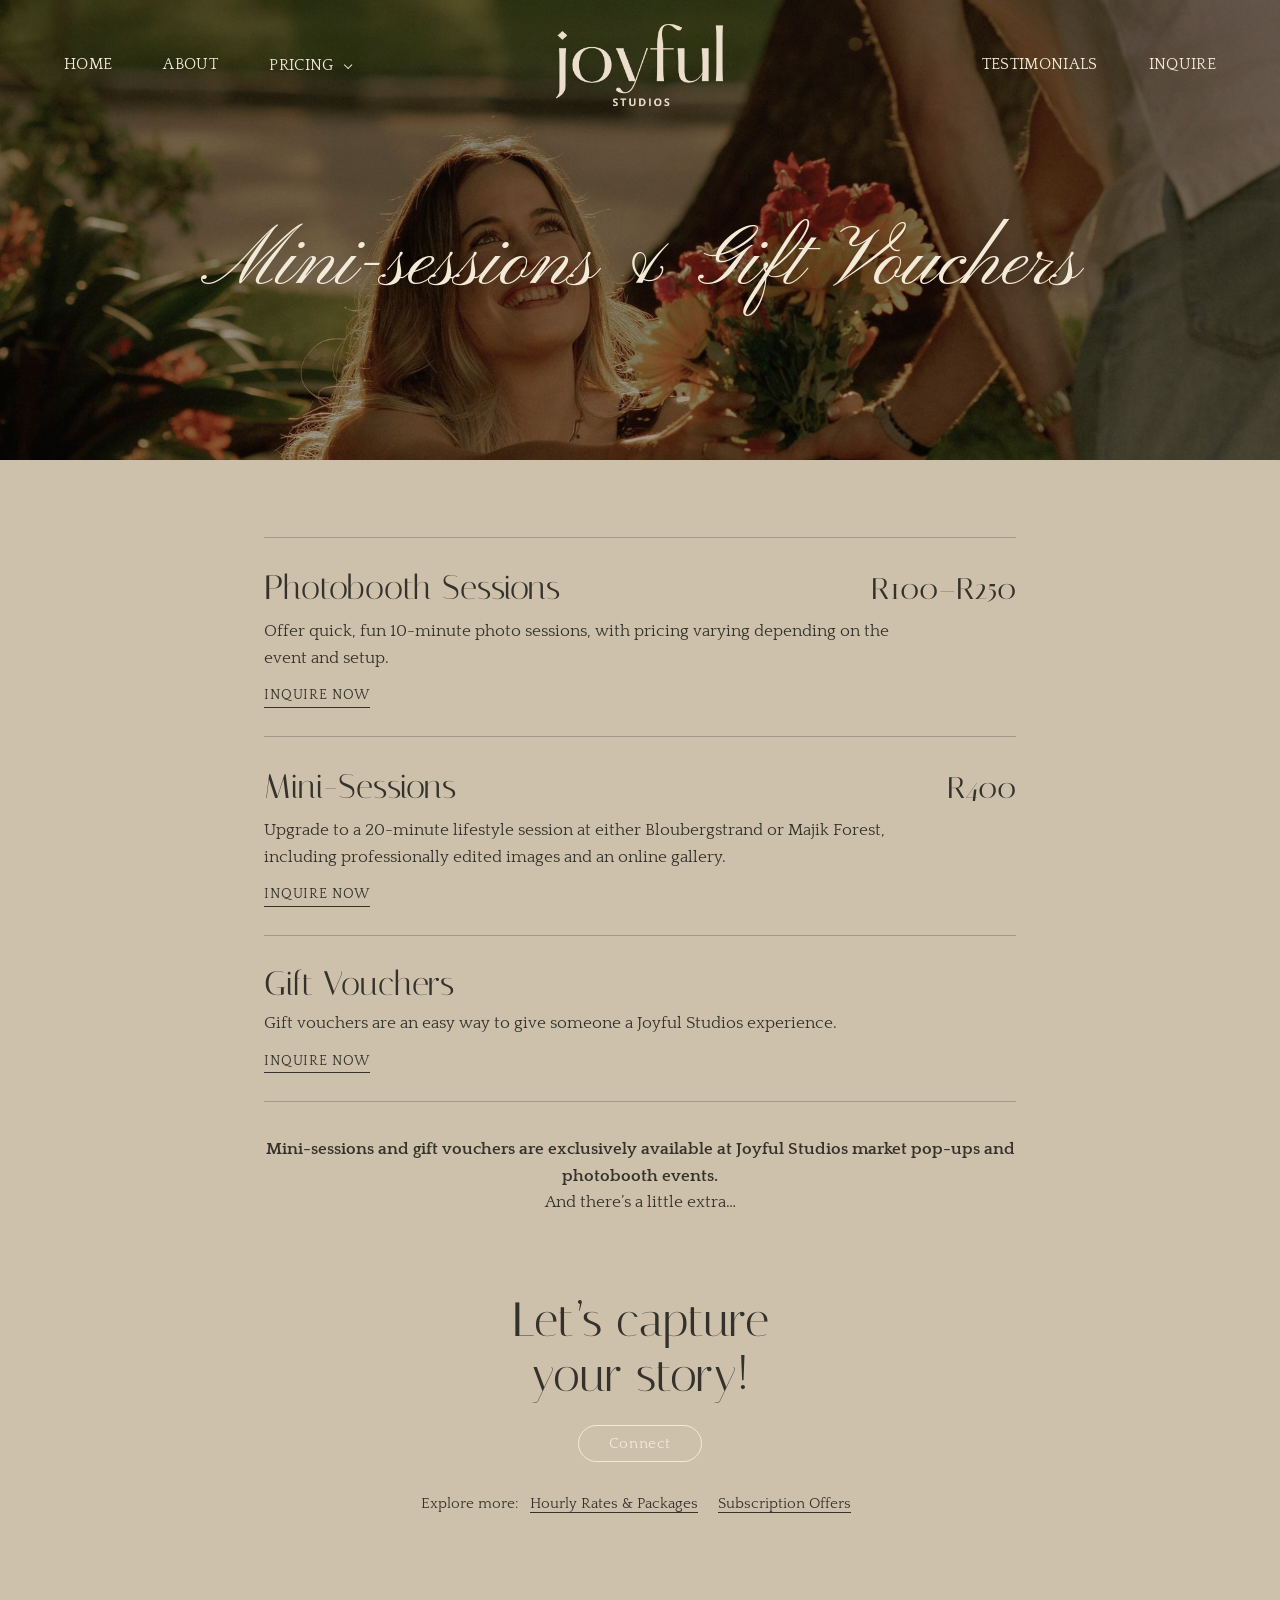
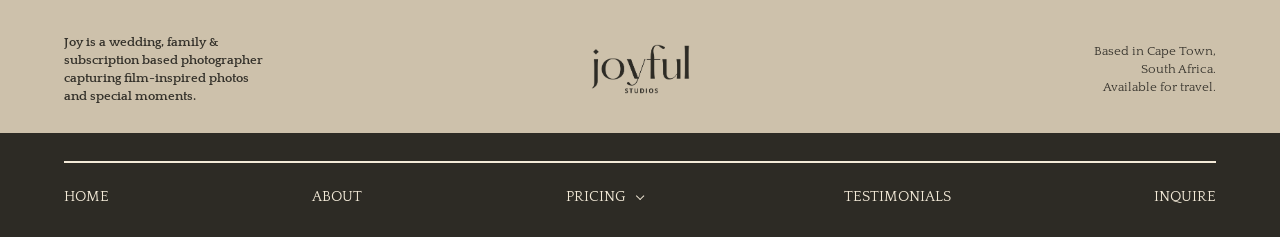
<file: mini-sessions.html>
<!DOCTYPE html>
<html lang="en">
<head>
  <meta charset="UTF-8">
  <meta name="viewport" content="width=device-width, initial-scale=1">
  <title>Mini-sessions &amp; Gift Vouchers | Joyful Studios</title>
  <meta name="description" content="Mini-sessions &amp; Gift Vouchers from Joyful Studios, wedding, family and subscription photography in Cape Town.">

  <link rel="preconnect" href="https://fonts.googleapis.com">
  <link rel="preconnect" href="https://fonts.gstatic.com" crossorigin>
  <link href="https://fonts.googleapis.com/css2?family=Italiana&family=Mrs+Saint+Delafield&family=Pinyon+Script&family=Quattrocento:wght@400;700&display=swap" rel="stylesheet">
  <link rel="stylesheet" href="styles.css">
  <style>
    .cat-hero {
      position: relative; height: clamp(300px, 38vw, 460px);
      background-size: cover; color: var(--cream);
      display: grid; place-items: center; text-align: center; padding: 70px var(--pad) 0;
    }
    .cat-hero::after { content: ""; position: absolute; inset: 0; background: linear-gradient(rgba(20,18,10,.4), rgba(20,18,10,.25)); }
    .cat-hero h1 {
      position: relative; z-index: 2; margin: 0;
      font-family: var(--font-hero); font-weight: 400;
      font-size: clamp(38px, 6.4vw, 84px); line-height: 1.12;
      text-shadow: 0 2px 24px rgba(0,0,0,.4);
    }

    .cat { max-width: 880px; margin: 0 auto; padding: clamp(40px, 6vw, 80px) var(--pad); }
    .cat__intro { max-width: 620px; margin: 0 auto 36px; text-align: center; font-weight: 700; }
    .offer {
      display: grid; grid-template-columns: 1fr auto; gap: 6px 28px; align-items: baseline;
      padding: 28px 0; border-top: 1px solid rgba(53, 50, 43, .28);
    }
    .offer:last-of-type { border-bottom: 1px solid rgba(53, 50, 43, .28); }
    .offer h2 { margin: 0; font-family: var(--font-display); font-weight: 400; font-size: clamp(24px, 3vw, 34px); line-height: 1.2; }
    .offer__price { font-family: var(--font-display); font-size: clamp(22px, 2.6vw, 30px); white-space: nowrap; }
    .offer__body { grid-column: 1 / -1; max-width: 640px; }
    .offer__body ul { margin: 0; padding-left: 20px; }
    .offer__body li { margin-bottom: 3px; }
    .offer__body p { margin: 0; }
    .offer__inquire { grid-column: 1 / -1; justify-self: start; margin-top: 8px; font-size: 14px; letter-spacing: .06em; text-transform: uppercase; border-bottom: 1px solid currentColor; }
    .offer__inquire:hover { color: var(--cream); }
    .cat__note { margin: 34px 0 0; text-align: center; }

    .cat-cta { text-align: center; padding: 0 var(--pad) clamp(48px, 7vw, 90px); }
    .cat-cta h2 { margin: 0 0 22px; font-family: var(--font-display); font-weight: 400; font-size: clamp(30px, 4vw, 48px); line-height: 1.15; }
    .cat-more { margin: 30px 0 0; font-size: 15px; }
    .cat-more a { border-bottom: 1px solid currentColor; margin: 0 8px; white-space: nowrap; }
    .cat-more a:hover { color: var(--charcoal); }

    @media (max-width: 560px) {
      .offer { grid-template-columns: 1fr; }
      .offer__price { white-space: normal; }
    }
  </style>
</head>

<body>
  <header class="site-header" id="site-header">
    <nav class="nav nav--left" aria-label="Primary">
      <a href="index.html">Home</a>
      <a href="about.html">About</a>
      <div class="has-dropdown"><button class="dd-toggle is-current" aria-expanded="false" aria-haspopup="true" aria-controls="dd-header">Pricing</button><ul class="dropdown" id="dd-header"><li><a href="hourly-rates.html">Hourly Rates &amp; Packages</a></li><li><a href="subscription-offers.html">Subscription Offers</a></li><li><a href="mini-sessions.html" aria-current="page">Mini-sessions &amp; Gift Vouchers</a></li></ul></div>
    </nav>

    <a class="logo" href="index.html" aria-label="Joyful Studios home">
      <span class="logo__word">joyful</span>
      <span class="logo__sub">STUDIOS</span>
    </a>

    <nav class="nav nav--right" aria-label="Secondary">
      <a href="testimonials.html">Testimonials</a>
      <a href="inquire.html">Inquire</a>
    </nav>

    <button class="menu-toggle" id="menu-toggle" aria-expanded="false" aria-controls="site-header">Menu</button>
  </header>

  <section class="cat-hero" style="background-image:url('images/band.jpg'); background-position: center 30%">
    <h1>Mini-sessions &amp; Gift Vouchers</h1>
  </section>

  <main>
    <section class="cat">
        <article class="offer">
          <h2>Photobooth Sessions</h2><span class="offer__price">R100–R250</span>
          <div class="offer__body"><p class="">Offer quick, fun 10-minute photo sessions, with pricing varying depending on the event and setup.</p></div>
          <a class="offer__inquire" href="inquire.html?package=photobooth-sessions">Inquire now</a>
        </article>
        <article class="offer">
          <h2>Mini-Sessions</h2><span class="offer__price">R400</span>
          <div class="offer__body"><p class="">Upgrade to a 20-minute lifestyle session at either Bloubergstrand or Majik Forest, including professionally edited images and an online gallery.</p></div>
          <a class="offer__inquire" href="inquire.html?package=mini-sessions">Inquire now</a>
        </article>
        <article class="offer">
          <h2>Gift Vouchers</h2><span></span>
          <div class="offer__body"><p class="">Gift vouchers are an easy way to give someone a Joyful Studios experience.</p></div>
          <a class="offer__inquire" href="inquire.html?package=gift-vouchers">Inquire now</a>
        </article>
        <p class="cat__note"><b>Mini-sessions and gift vouchers are exclusively available at Joyful Studios market pop-ups and photobooth events.</b><br>And there’s a little extra…</p>
    </section>

    <section class="cat-cta">
      <h2>Let’s capture<br>your story!</h2>
      <a class="btn" href="inquire.html">Connect</a>
      <p class="cat-more">Explore more: <a href="hourly-rates.html">Hourly Rates &amp; Packages</a> <a href="subscription-offers.html">Subscription Offers</a></p>
    </section>
  </main>

  <footer>
    <div class="footer">
      <p class="footer__left">Joy is a wedding, family &amp; subscription based photographer capturing film-inspired photos and special moments.</p>
      <a class="logo" href="index.html" aria-label="Joyful Studios home">
        <span class="logo__word">joyful</span>
        <span class="logo__sub">STUDIOS</span>
      </a>
      <p class="footer__right">Based in Cape Town,<br>South Africa.<br>Available for travel.</p>
    </div>
    <div class="footer__bar">
      <nav aria-label="Footer">
        <a href="index.html">Home</a>
        <a href="about.html">About</a>
        <div class="has-dropdown"><button class="dd-toggle" aria-expanded="false" aria-haspopup="true" aria-controls="dd-footer">Pricing</button><ul class="dropdown" id="dd-footer"><li><a href="hourly-rates.html">Hourly Rates &amp; Packages</a></li><li><a href="subscription-offers.html">Subscription Offers</a></li><li><a href="mini-sessions.html">Mini-sessions &amp; Gift Vouchers</a></li></ul></div>
        <a href="testimonials.html">Testimonials</a>
        <a href="inquire.html">Inquire</a>
      </nav>
    </div>
  </footer>

  <script src="script.js"></script>
</body>
</html>
</file>
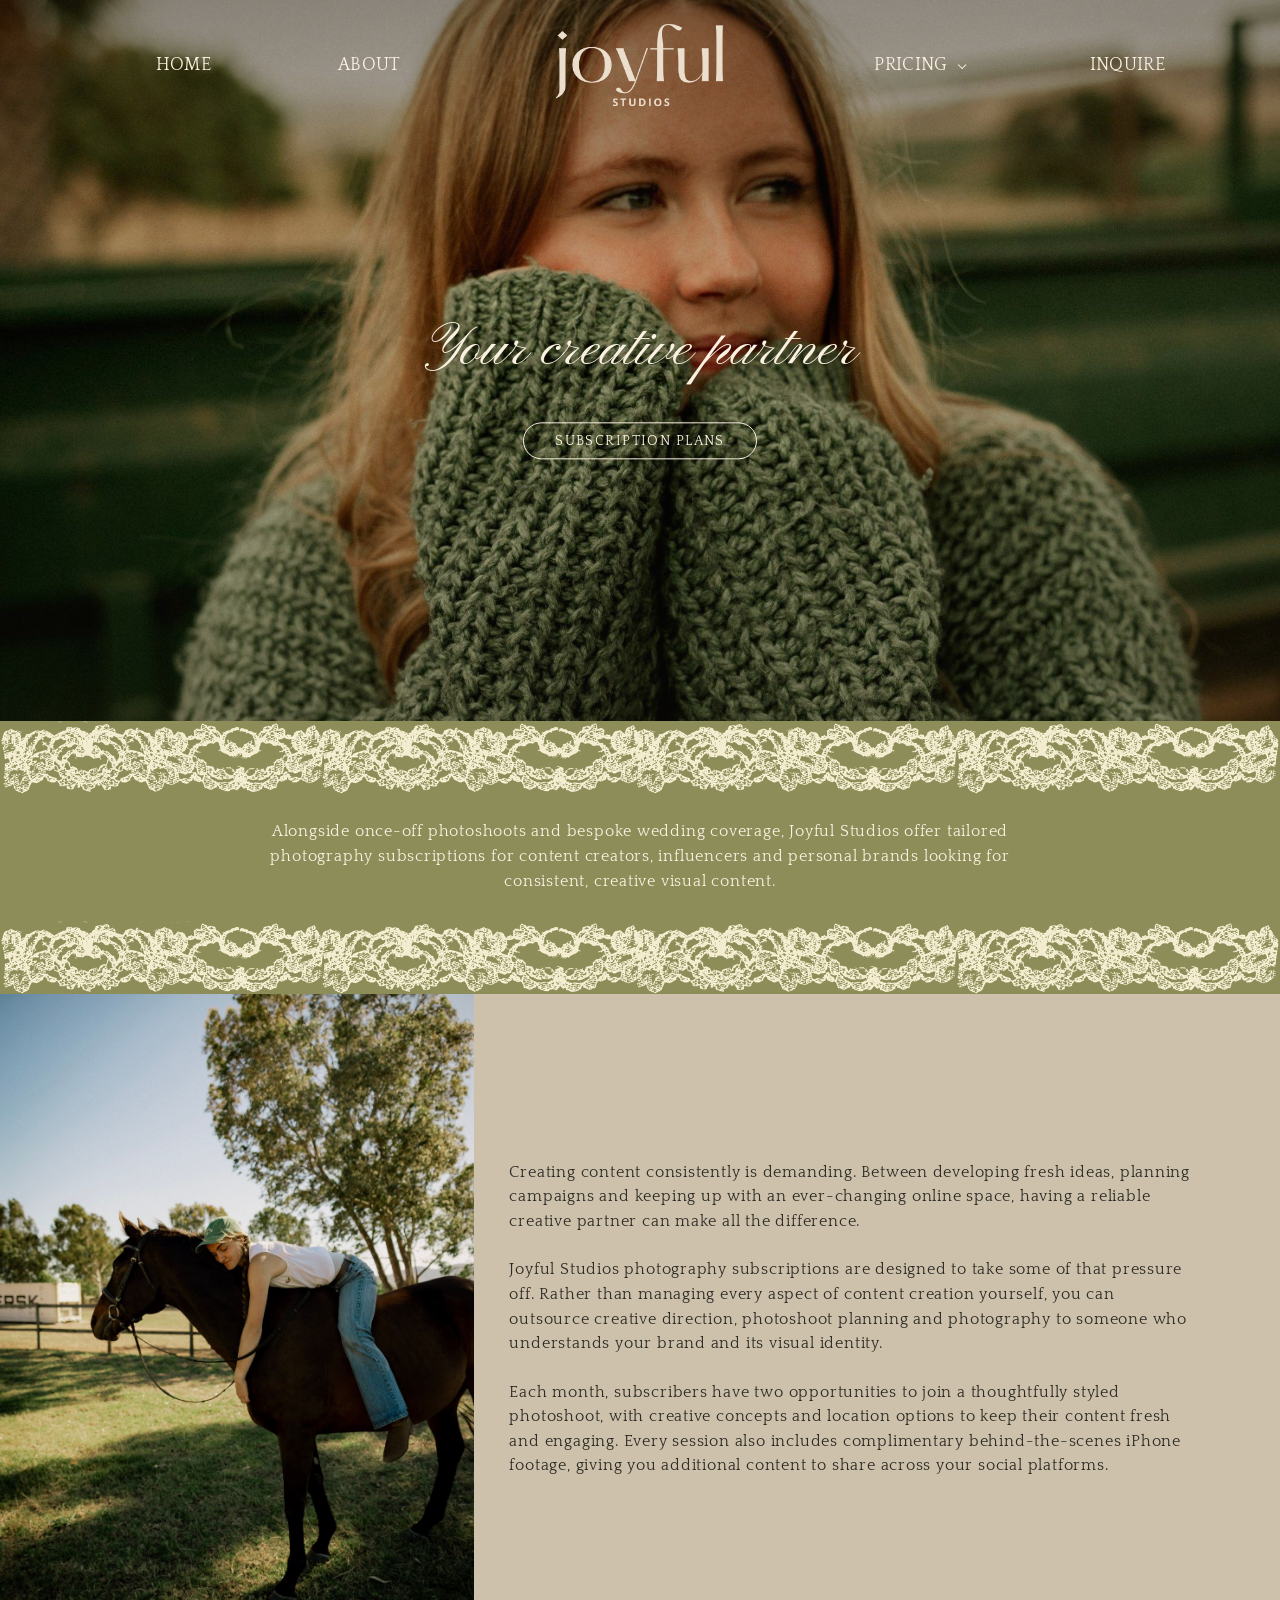
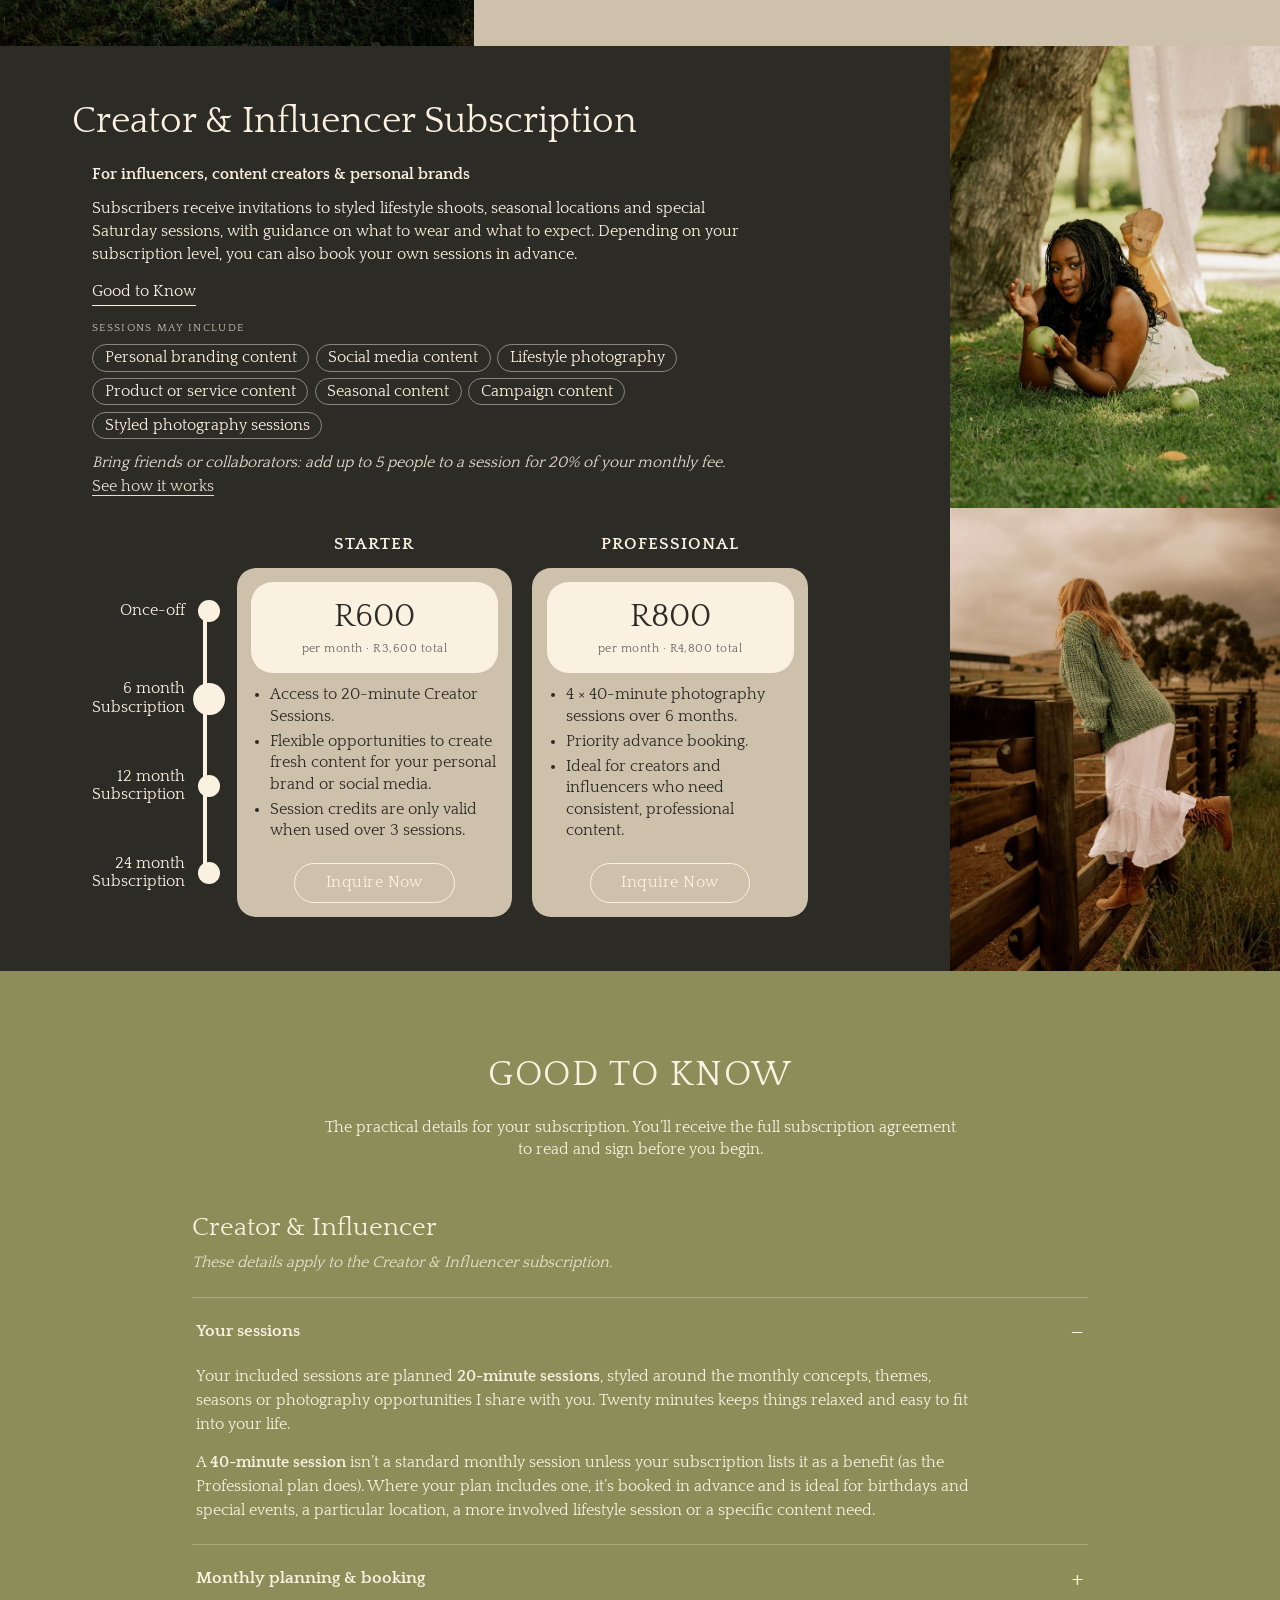
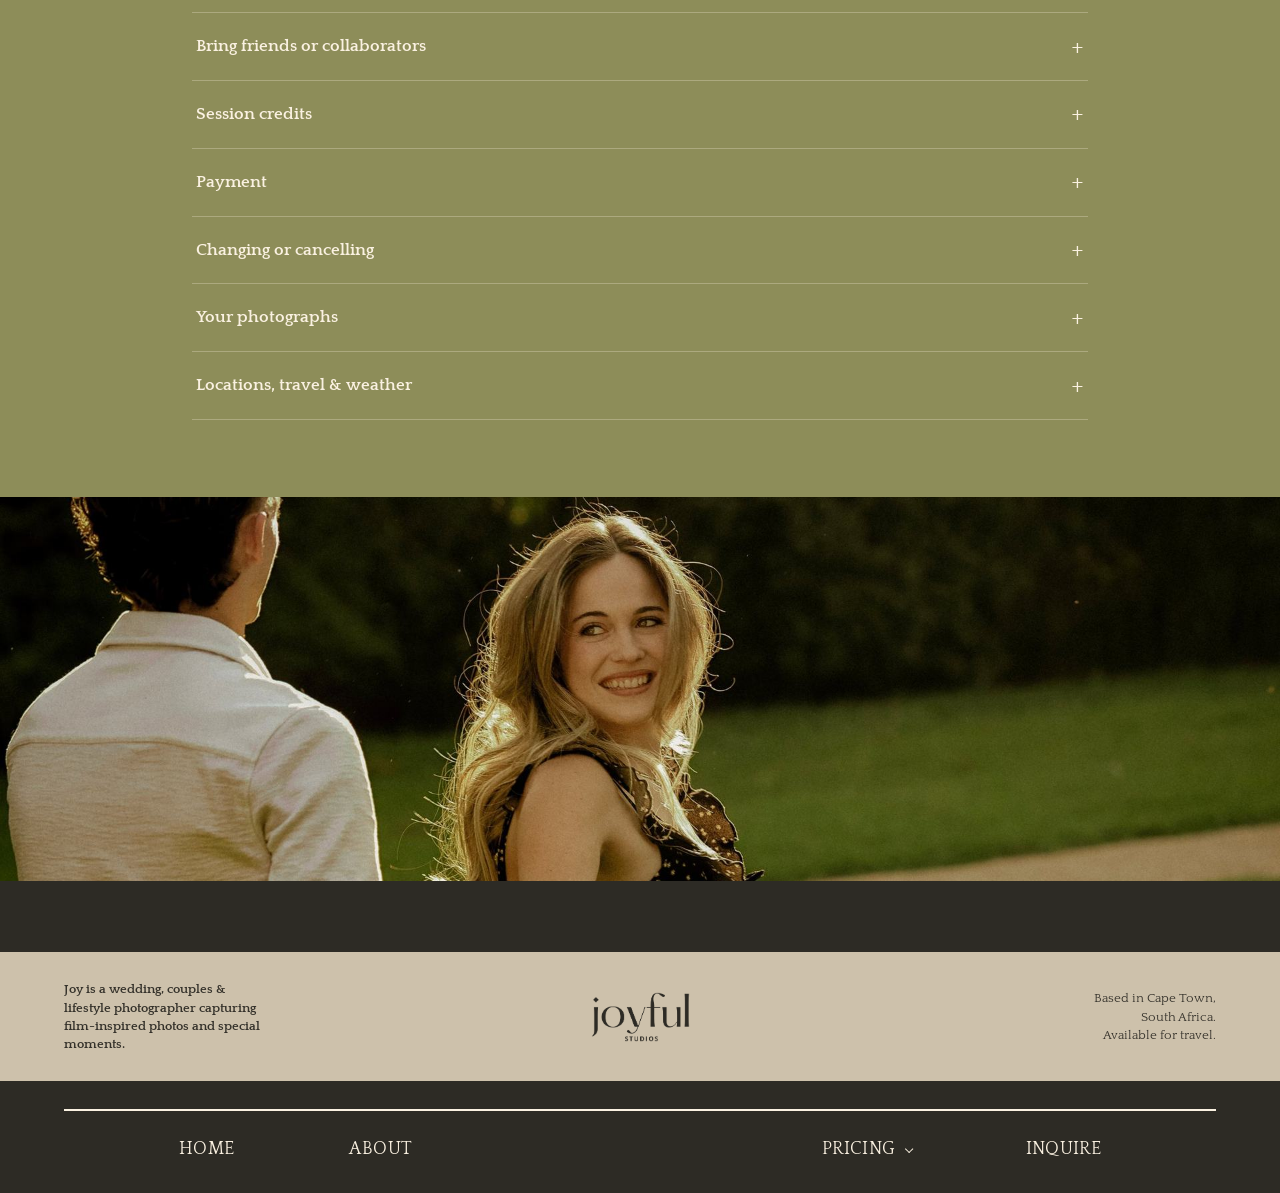
<file: pricing.html>
<!DOCTYPE html>
<html lang="en">
<head>
  <meta charset="UTF-8">
  <meta name="viewport" content="width=device-width, initial-scale=1">
  <title>Subscription Plans | Joyful Studios</title>
  <meta name="description" content="Joyful Studios pricing: subscriptions for creators, families, couples and weddings, or once-off sessions. Your first 40 minute shoot is free when you join a subscription.">
  <link rel="preconnect" href="https://fonts.googleapis.com">
  <link rel="preconnect" href="https://fonts.gstatic.com" crossorigin>
  <link href="https://fonts.googleapis.com/css2?family=Italiana&family=Mrs+Saint+Delafield&family=Pinyon+Script&family=Quattrocento:wght@400;700&display=swap" rel="stylesheet">
  <link rel="stylesheet" href="styles.css">
  <style>
    /* Canva palette for this page */
    :root { --cream: #faf1e1; }

    /* ---------- Hero ---------- */
    .hero { position: relative; height: 56.3vw; min-height: 340px; overflow: hidden; color: var(--cream); background: var(--charcoal) url("sub-hero-green.jpg") center 38% / cover no-repeat; }
    .hero::after { content: ""; position: absolute; inset: 0; background: linear-gradient(rgba(20,18,10,.4), rgba(20,18,10,.08) 40%, rgba(20,18,10,.3)); }
    .hero__content { position: absolute; z-index: 2; left: 50%; top: 54%; transform: translate(-50%, -50%); text-align: center; width: min(92%, 900px); }
    .hero h1 { margin: 0 0 clamp(18px, 3vw, 44px); font-family: var(--font-hero); font-weight: 400; font-size: clamp(30px, 4.6vw, 84px); line-height: 1.12; text-shadow: 0 2px 24px rgba(0,0,0,.45); }
    .hero .btn { text-transform: uppercase; letter-spacing: .1em; font-size: clamp(10px, 1.05vw, 18px); padding: .5vw 2.4vw; min-width: 11vw; border-width: 1px; }

    /* ---------- Lace intro band ---------- */
    .lace-intro { background: #8d8d59; color: var(--cream); text-align: center; }
    .lace-intro .lace { display: block; width: 100%; aspect-ratio: 2000 / 114; background: url("sub-lace.png") center / 100% 100% no-repeat; }
    .lace-intro p { max-width: 64vw; margin: 0 auto; padding: 2.1vw 0; font-size: clamp(12px, 1.7vw, 30px); letter-spacing: .11em; line-height: 1.45; }

    /* ---------- Split: photo + intro text ---------- */
    .split { display: grid; grid-template-columns: 37fr 63fr; min-height: 50.9vw; background: #cdc1ab; color: var(--charcoal); }
    .split__photo { background: var(--charcoal) url("sub-horse.jpg") center 40% / cover no-repeat; }
    .split__text { display: flex; flex-direction: column; justify-content: center; padding: 4vw 6.5vw 4vw 2.8vw; }
    .split__text p { max-width: 54vw; margin: 0 0 1.5em; font-size: clamp(13px, 1.55vw, 28px); letter-spacing: .07em; line-height: 1.55; }
    .split__text p:last-child { margin-bottom: 0; }
    @media (max-width: 760px) {
      .lace-intro p { max-width: none; padding: 20px 22px; font-size: 12.5px; letter-spacing: .06em; }
      .split { grid-template-columns: 1fr; min-height: 0; }
      .split__photo { aspect-ratio: 4 / 3.4; }
      .split__text { padding: 30px 22px 34px; }
      .split__text p { font-size: 14px; letter-spacing: .04em; }
    }

    /* ---------- Pricing component ---------- */
    .pricer { display: grid; grid-template-columns: minmax(0, 1fr) 24%; background: #2d2b25; color: #faf1e1; }
    .pricer__content { min-width: 0; padding: clamp(34px, 4.6vw, 64px) clamp(18px, 3.6vw, 54px) clamp(40px, 5vw, 70px); }
    .pricer__head { position: relative; display: flex; justify-content: center; margin-bottom: clamp(18px, 2.6vw, 32px); }
    .pricer__cat { display: inline-flex; align-items: center; gap: clamp(12px, 1.6vw, 18px); padding: 4px 10px; background: none; border: 0; color: inherit; font-family: var(--font-body); font-size: clamp(28px, 3.6vw, 46px); line-height: 1.1; cursor: pointer; }
    .pricer__cat:focus-visible { outline: 2px solid #faf1e1; outline-offset: 4px; border-radius: 8px; }
    .pricer__chev { display: grid; place-items: center; flex: none; width: clamp(30px, 3vw, 40px); aspect-ratio: 1; border-radius: 50%; background: #faf1e1; color: #2d2b25; transition: transform .25s; }
    .pricer__cat[aria-expanded="true"] .pricer__chev { transform: rotate(180deg); }
    .pricer__menu { position: absolute; top: calc(100% + 6px); left: 50%; transform: translateX(-50%); z-index: 20; min-width: min(320px, 90vw); padding: 8px; background: #38362f; border: 1px solid #49463e; border-radius: 10px; box-shadow: 0 16px 36px rgba(0, 0, 0, .4); }
    .pricer__menu[hidden] { display: none; }
    .pricer__menu button { display: block; width: 100%; padding: 12px 16px; text-align: left; background: none; border: 0; border-radius: 6px; color: inherit; font: inherit; font-size: 18px; cursor: pointer; }
    .pricer__menu button:hover, .pricer__menu button:focus-visible, .pricer__menu button[aria-checked="true"] { background: rgba(250, 241, 225, .14); }

    .pricer__panel[hidden], .pset[hidden], .pricer__ph[hidden] { display: none; }
    .pricer__grid { display: grid; grid-template-columns: minmax(120px, 190px) minmax(0, 1fr) minmax(0, 1fr); column-gap: clamp(14px, 2.2vw, 28px); row-gap: 12px; max-width: 1000px; margin: 0 auto; }
    .pset, .pcard { display: contents; }
    .pset > .pcard:nth-child(1) > * { grid-column: 2; }
    .pset > .pcard:nth-child(2) > * { grid-column: 3; }
    .pcard__tier { grid-row: 1; align-self: end; margin: 0; text-align: center; font-family: var(--font-body); font-weight: 700; font-size: clamp(16px, 1.9vw, 25px); letter-spacing: .06em; text-transform: uppercase; }
    .pcard__box { grid-row: 2; display: flex; flex-direction: column; padding: clamp(12px, 1.5vw, 20px); background: #cdc1ab; color: #2d2b25; border-radius: 18px; }
    .pcard__price { padding: clamp(14px, 2vw, 24px) 10px clamp(12px, 1.6vw, 20px); text-align: center; background: #faf1e1; border-radius: 22px; }
    .pcard__price strong { display: block; font-weight: 400; font-size: clamp(30px, 3.8vw, 50px); line-height: 1.05; }
    .pcard__price small { display: block; margin-top: 6px; font-size: clamp(11px, 1vw, 13px); letter-spacing: .04em; opacity: .7; }
    .pcard__tag { margin: 14px 4px 0; font-style: italic; font-size: clamp(14px, 1.3vw, 17px); opacity: .85; }
    .pcard__list { flex: 1; margin: 12px 0 18px; padding-left: 1.2em; font-size: clamp(14px, 1.4vw, 18px); line-height: 1.35; }
    .pcard__list li { margin-bottom: 5px; }
    .pcard__btn { align-self: center; margin-top: auto; padding: 8px 30px; border: 1px solid #faf1e1; border-radius: 999px; color: #faf1e1; font-size: clamp(15px, 1.5vw, 19px); letter-spacing: .03em; transition: background .25s, color .25s; }
    .pcard__btn:hover, .pcard__btn:focus-visible { background: #2d2b25; border-color: #2d2b25; color: #faf1e1; }

    .tl { grid-column: 1; grid-row: 2; position: relative; display: grid; grid-auto-rows: 1fr; --dot: 24px; padding: 0; }
    .tl::before { content: ""; position: absolute; top: 12.5%; bottom: 12.5%; right: calc(var(--dot) / 2 - 2px); width: 4px; border-radius: 2px; background: #faf1e1; }
    .tl__node { position: relative; z-index: 1; display: flex; align-items: center; justify-content: flex-end; gap: 14px; padding: 6px 0; background: none; border: 0; color: inherit; font: inherit; font-size: clamp(14px, 1.55vw, 21px); line-height: 1.15; text-align: right; cursor: pointer; }
    .tl__dot { flex: none; box-sizing: border-box; width: var(--dot); height: var(--dot); border: 0; border-radius: 50%; background: #faf1e1; transition: transform .2s; }
    .tl__node[aria-checked="true"] .tl__dot { transform: scale(1.45); }
    .tl__node:hover .tl__dot { transform: scale(1.2); }
    .tl__node[aria-checked="true"]:hover .tl__dot { transform: scale(1.45); }
    .tl__node:focus-visible { outline: 2px solid #faf1e1; outline-offset: 2px; border-radius: 6px; }

    .pricer__info { display: grid; grid-template-columns: minmax(0, 1.05fr) minmax(0, 1fr); gap: clamp(20px, 3.4vw, 50px); max-width: 1000px; margin: clamp(32px, 4vw, 54px) auto 0; align-items: start; }
    .pricer__sub { margin: 0 0 12px; font-weight: 700; font-size: clamp(15px, 1.4vw, 18px); line-height: 1.3; }
    .pricer__about p { margin: 0 0 1em; font-size: clamp(14px, 1.3vw, 17px); line-height: 1.4; }
    .pricer__gtk { display: inline-block; margin-top: 8px; padding: 9px 30px; border: 1px solid #faf1e1; border-radius: 999px; color: #faf1e1; font-size: clamp(17px, 1.8vw, 22px); transition: background .25s, color .25s; }
    .pricer__gtk:hover, .pricer__gtk:focus-visible { background: #faf1e1; color: #2d2b25; }
    .ptags__label { margin: 0 0 10px; font-size: 12px; letter-spacing: .12em; text-transform: uppercase; opacity: .75; }
    .ptags { list-style: none; margin: 0 0 14px; padding: 0; display: flex; flex-wrap: wrap; gap: 8px; }
    .ptags li { padding: 4px 13px; border: 1px solid rgba(250, 241, 225, .45); border-radius: 999px; font-size: clamp(12px, 1.1vw, 14px); line-height: 1.2; }
    .pricer__addon { margin: 0; font-size: clamp(13px, 1.2vw, 16px); font-style: italic; opacity: .9; }
    .pricer__addon a { border-bottom: 1px solid currentColor; font-style: normal; white-space: nowrap; }

    .pricer__photos { position: relative; min-height: 100%; }
    .pricer__ph { position: absolute; inset: 0; display: grid; grid-template-rows: 1fr 1fr; }
    .pricer__ph figure { position: relative; margin: 0; overflow: hidden; background: #2d2b25; }
    .pricer__ph img { position: absolute; inset: 0; width: 100%; height: 100%; object-fit: cover; }

    @media (max-width: 900px) {
      .pricer { grid-template-columns: 1fr; }
      .pricer__photos { min-height: 0; }
      .pricer__ph { position: static; grid-template-rows: none; grid-template-columns: 1fr 1fr; }
      .pricer__ph figure { aspect-ratio: 1 / 1; }
    }
    @media (max-width: 760px) {
      .pricer__grid { grid-template-columns: 1fr; row-gap: 10px; }
      .pset > .pcard:nth-child(n) > * { grid-column: 1; grid-row: auto; }
      .pcard__tier { margin-top: 10px; }
      .tl { grid-column: 1; grid-row: 1; display: flex; flex-direction: row; padding: 0; margin-bottom: 6px; }
      .tl::before { top: calc(6px + var(--dot) / 2 - 2px); bottom: auto; left: 12.5%; right: 12.5%; width: auto; height: 4px; }
      .tl__node { flex: 1 1 0; min-width: 0; flex-direction: column-reverse; align-items: center; justify-content: flex-end; gap: 8px; text-align: center; font-size: 13px; padding: 6px 2px; }
      .pricer__info { grid-template-columns: 1fr; }
    }
    /* ---------- Good to know (one subscription group at a time) ---------- */
    .details { background: #8d8d59; color: var(--cream); padding: clamp(40px, 6vw, 80px) var(--pad) clamp(44px, 6vw, 84px); scroll-margin-top: 20px; }
    .details__in { max-width: 860px; margin: 0 auto; }
    .details h2 { margin: 0 0 14px; text-align: center; font-family: var(--font-body); font-weight: 400; font-size: clamp(24px, 3.2vw, 56px); letter-spacing: .04em; text-transform: uppercase; }
    .details__lead { max-width: 640px; margin: 0 auto clamp(20px, 3vw, 32px); text-align: center; font-size: clamp(15px, 1.5vw, 18px); line-height: 1.4; }

    .gtk-tabs { display: grid; grid-template-columns: 1fr 1fr; gap: clamp(10px, 2vw, 20px); }
    .gtk-tab { display: flex; flex-direction: column; align-items: center; gap: 2px; padding: 14px 12px; text-align: center; border: 1px solid rgba(250, 241, 225, .4); border-radius: 4px; background: none; color: inherit; font: inherit; font-size: clamp(14px, 1.5vw, 18px); line-height: 1.25; cursor: pointer; transition: background .25s, color .25s, border-color .25s; }
    .gtk-tab:hover, .gtk-tab:focus-visible, .gtk-tab[aria-selected="true"] { background: var(--cream); color: var(--charcoal); border-color: var(--cream); }
    .gtk-hint { margin: 18px 0 0; text-align: center; font-style: italic; opacity: .7; }
    .gtk-hint[hidden] { display: none; }
    .gtk-panel { margin-top: clamp(30px, 4.4vw, 52px); scroll-margin-top: 20px; }
    .gtk-panel[hidden] { display: none; }
    .gtk-panel h3 { margin: 0 0 8px; font-family: var(--font-body); font-weight: 400; font-size: clamp(24px, 3vw, 38px); line-height: 1.15; }
    .gtk-panel h3 i { font-style: normal; opacity: .6; }
    .gtk-group__lead { margin: 0 0 clamp(14px, 2vw, 22px); font-size: clamp(15px, 1.5vw, 18px); font-style: italic; opacity: .85; }

    .acc details { border-top: 1px solid rgba(250, 241, 225, .28); }
    .acc details:last-child { border-bottom: 1px solid rgba(250, 241, 225, .28); }
    .acc summary { display: flex; align-items: center; gap: 12px; padding: clamp(14px, 1.8vw, 20px) 4px; cursor: pointer; list-style: none; font-weight: 700; font-size: clamp(17px, 1.8vw, 22px); }
    .acc summary::-webkit-details-marker { display: none; }
    .acc__title { flex: 1; }
    .acc__tag { flex: none; padding: 3px 10px; border: 1px solid rgba(250, 241, 225, .4); border-radius: 999px; font-size: 11px; font-weight: 400; letter-spacing: .1em; text-transform: uppercase; white-space: nowrap; }
    .acc summary::after { content: "+"; font-weight: 400; font-size: 26px; line-height: 1; flex: none; }
    .acc details[open] summary::after { content: "–"; }
    .acc summary:hover { color: #fff; }
    .acc summary:focus-visible { outline: 2px solid var(--cream); outline-offset: -2px; }
    .acc__body { padding: 0 4px clamp(14px, 2vw, 22px); max-width: 740px; font-size: clamp(15px, 1.5vw, 18px); line-height: 1.5; }
    .acc__body p { margin: 0 0 .9em; }
    .acc__body p:last-child { margin-bottom: 0; }


    @media (max-width: 520px) {
      .acc summary { flex-wrap: wrap; row-gap: 6px; }
      .acc__title { flex: 1 1 70%; }
      .acc__tag { order: 3; }
      .acc summary::after { order: 2; }
      .gtk-tabs { grid-template-columns: 1fr; }
    }
        /* ---------- Desktop: pricing block sized and laid out like the design ---------- */
    @media (min-width: 901px) {
      .pricer { grid-template-columns: minmax(0, 1fr) 25.8%; }
      .pricer__content { padding: 4.4vw 2vw 4.2vw 5.6vw; }
      .pricer__head { justify-content: flex-start; margin-bottom: 1.6vw; }
      .pricer__cat { padding: 0; font-size: 3.3vw; gap: 1.2vw; text-align: left; }
      .pricer__cat-name::after { content: " Subscription"; }
      .pricer__chev { width: 2.4vw; }
      .pricer__menu { left: 0; transform: none; min-width: 24vw; }
      .pricer__menu button { font-size: 1.5vw; padding: .9vw 1.2vw; }
      .pricer__panel { display: flex; flex-direction: column; }
      .pricer__info { order: -1; display: block; max-width: 52vw; margin: 0 0 2.4vw 1.6vw; }
      .pricer__grid { order: 0; grid-template-columns: 9.7vw 21.5vw 21.5vw; column-gap: 1.6vw; row-gap: .8vw; max-width: none; margin: 0 0 0 1.6vw; }
      .pricer__sub { font-size: 1.3vw; margin: 0 0 .6vw; }
      .pricer__about p { font-size: 1.2vw; margin: 0 0 .7em; line-height: 1.45; }
      .pricer__gtk { padding: 0; border: 0; border-bottom: 1px solid currentColor; border-radius: 0; font-size: 1.15vw; margin: .2vw 0 0; }
      .pricer__gtk:hover, .pricer__gtk:focus-visible { background: none; color: #fff; }
      .ptags__label { font-size: .8vw; margin: 1.1vw 0 .6vw; }
      .ptags { gap: .5vw; margin-bottom: .9vw; }
      .ptags li { font-size: 1vw; padding: .25vw .9vw; }
      .pricer__addon { font-size: 1.1vw; }
      .pcard__tier { font-size: 1.5vw; }
      .pcard__box { padding: 1.1vw; border-radius: 1.5vw; }
      .pcard__price { padding: 1.4vw .6vw 1.1vw; border-radius: 1.7vw; }
      .pcard__price strong { font-size: 3.1vw; }
      .pcard__price small { font-size: .9vw; margin-top: .4vw; }
      .pcard__list { font-size: 1.15vw; margin: .9vw 0 1.4vw; }
      .pcard__list li { margin-bottom: .3vw; }
      .pcard__btn { font-size: 1.3vw; padding: .5vw 2.4vw; }
      .tl { --dot: 1.7vw; }
      .tl__node { font-size: 1.4vw; gap: 1vw; }
      .details__lead, .gtk-group__lead { font-size: 1.3vw; }
      .gtk-tab { font-size: 1.35vw; }
      .gtk-panel h3 { font-size: 2.6vw; }
      .acc summary { font-size: 1.55vw; }
      .acc__body { font-size: 1.3vw; max-width: 62vw; }
      .details__in { max-width: 70vw; }
    }
  
        /* ---------- Uniform body text: same size as the intro paragraph on the home page ---------- */
    @media (min-width: 901px) {
      .lace-intro p, .split__text p { font-size: clamp(12px, 1.24vw, 23px); letter-spacing: .05em; line-height: 1.55; }
      .pricer__cat { font-size: 2.9vw; }
      .pricer__chev { width: 2.1vw; }
      .pricer__menu button { font-size: 1.24vw; }
      .pricer__sub, .pricer__about p, .pricer__gtk, .pricer__addon, .ptags li, .pcard__list, .pcard__btn, .tl__node,
      .details__lead, .gtk-group__lead, .gtk-tab, .acc__body { font-size: clamp(12px, 1.24vw, 23px); }
      .pricer__sub { font-weight: 700; }
      .ptags__label { font-size: .85vw; }
      .pcard__tier { font-size: 1.35vw; }
      .pcard__price strong { font-size: 2.6vw; }
      .pcard__price small { font-size: .95vw; }
      .acc summary { font-size: 1.35vw; }
      .details h2 { font-size: clamp(22px, 2.8vw, 52px); }
      .gtk-panel h3 { font-size: 2vw; }
      .hero .btn { font-size: clamp(10px, 1.12vw, 20px); }
    }
    @media (max-width: 900px) {
      .lace-intro p, .split__text p { font-size: 13.5px; letter-spacing: .04em; line-height: 1.55; }
      .pricer__cat { font-size: 24px; }
      .pricer__sub, .pricer__about p, .pricer__gtk, .pricer__addon, .pcard__list, .pcard__btn, .tl__node,
      .details__lead, .gtk-group__lead, .gtk-tab, .acc__body { font-size: 13.5px; }
      .ptags li { font-size: 12px; }
      .pcard__tier { font-size: 14px; }
      .pcard__price strong { font-size: 30px; }
      .pcard__price small { font-size: 11px; }
      .acc summary { font-size: 15px; }
      .details h2 { font-size: 24px; }
      .gtk-panel h3 { font-size: 20px; }
      .hero .btn { font-size: 11px; }
    }
  
        /* ---------- Single subscription: static title (no drop-down) ---------- */
    .pricer__title { margin: 0; font-family: var(--font-body); font-weight: 400; line-height: 1.1; font-size: clamp(24px, 3.6vw, 46px); text-align: center; }
    @media (min-width: 901px) { .pricer__title { font-size: 2.9vw; text-align: left; } .pricer__head { justify-content: flex-start; } }
    @media (max-width: 900px) { .pricer__title { font-size: 24px; } }
    
    /* ---------- Closing photo ---------- */
    .readphoto { background: #2d2b25; padding-bottom: 5.6vw; }
    .readphoto__img { height: 30vw; background: #2d2b25 url("sub-closing-couple.jpg") center 28% / cover no-repeat; }
    @media (max-width: 760px) { .readphoto { padding-bottom: 28px; } .readphoto__img { height: 62vw; } }


    /* ---------- Phone: identical hero size and headline placement on every inner page ---------- */
    @media (max-width: 900px) {
      .hero { height: 112vw; min-height: 420px; max-height: 640px; }
      .hero__content { top: 54%; }
      .hero h1 { font-size: 30px; line-height: 1.12; }
      .hero .btn { font-size: 11px; padding: 6px 26px; min-width: 0; letter-spacing: .1em; }
      
    }

    /* ---------- Phone fixes: full-width intro text + side-by-side plan cards ---------- */
    @media (max-width: 760px) {
      /* 1. Intro paragraphs use the full screen width (side margins come from .split__text padding) */
      .split__text p { max-width: none; }

      /* 2. Plan cards sit next to each other, timeline stays full width above them */
      .pricer__grid { grid-template-columns: minmax(0, 1fr) minmax(0, 1fr); column-gap: 10px; row-gap: 10px; }
      .pricer__grid > .tl { grid-column: 1 / -1; grid-row: 1; }
      .pset > .pcard:nth-child(1) > * { grid-column: 1; }
      .pset > .pcard:nth-child(2) > * { grid-column: 2; }
      .pset > .pcard > .pcard__tier { grid-row: 2; margin-top: 10px; font-size: 13px; letter-spacing: .03em; }
      .pset > .pcard > .pcard__box { grid-row: 3; padding: 10px; }

      /* Slightly smaller card text so two cards fit comfortably */
      .pcard__price { padding: 14px 6px 12px; }
      .pcard__price strong { font-size: 26px; }
      .pcard__price small { font-size: 10px; }
      .pcard__list { font-size: 12px; padding-left: 1.1em; }
      .pcard__btn { font-size: 12.5px; padding: 8px 16px; }
    }
    @media (max-width: 400px) {
      .tl__node { font-size: 12px; }
      .tl { --dot: 20px; }
    }
  </style>
<style id="menu-uniform">
  .nav--right .has-dropdown .dropdown { left: auto; right: -20px; }
  /* Same menu text size and spacing on every page (header + footer) */
  @media (min-width: 901px) {
    .site-header { grid-template-columns: 1fr auto 1fr; }
    .site-header .nav { font-size: clamp(12px, 1.44vw, 26px); line-height: 1.722; letter-spacing: .02em; gap: 9.9vw; }
    .site-header .nav--left { justify-content: flex-end; margin-right: 12vw; }
    .site-header .nav--right { justify-content: flex-start; margin-left: 11.6vw; }
    .site-header .logo__word { font-size: clamp(44px, 6vw, 120px); }
    .site-header .logo__sub { font-size: clamp(8px, .8vw, 15px); }
    .footer__bar nav { justify-content: center; gap: 9vw; font-size: clamp(12px, 1.44vw, 26px); line-height: 1.722; letter-spacing: .02em; }
    .footer__bar .has-dropdown { margin-left: 23vw; }
    .site-header .dd-toggle, .footer__bar .dd-toggle { font-size: inherit; letter-spacing: inherit; line-height: inherit; }
  }
  @media (max-width: 900px) {
    .site-header .nav { font-size: 14px; letter-spacing: .02em; }
    .footer__bar { padding-left: 14px; padding-right: 14px; }
    .footer__bar nav { flex-wrap: nowrap; justify-content: space-between; align-items: flex-start; gap: 0; font-size: clamp(8px, 2.8vw, 13px); letter-spacing: 0; line-height: 1.55; }
    .footer__bar .dd-toggle, .footer__bar .dropdown a { font-size: inherit; letter-spacing: inherit; }
  }
</style>
</head>

<body>
  <header class="site-header" id="site-header">
    <nav class="nav nav--left" aria-label="Primary">
      <a href="index.html">Home</a>
      <a href="about.html">About</a>
    </nav>

    <a class="logo" href="index.html" aria-label="Joyful Studios home">
      <span class="logo__word">joyful</span>
      <span class="logo__sub">STUDIOS</span>
    </a>

    <nav class="nav nav--right" aria-label="Secondary">
      <div class="has-dropdown">
        <button type="button" class="dd-toggle is-current" aria-haspopup="true" aria-expanded="false">Pricing</button>
        <ul class="dropdown">
          <li><a href="rates.html">Rates &amp; Packages</a></li>
          <li><a href="pricing.html#subscriptions">Subscription Plans</a></li>
        </ul>
      </div>
      <a href="inquire.html">Inquire</a>
    </nav>

    <button class="menu-toggle" id="menu-toggle" aria-expanded="false" aria-controls="site-header">Menu</button>
  </header>

  <section class="hero" aria-label="Your creative partner">
    <div class="hero__content">
      <h1>Your creative partner</h1>
      <a class="btn" href="#pricing-table">Subscription plans</a>
    </div>
  </section>

  <main>
    <section class="lace-intro">
      <div class="lace" aria-hidden="true"></div>
      <p>Alongside once-off photoshoots and bespoke wedding coverage, Joyful Studios offer tailored photography subscriptions for content creators, influencers and personal brands looking for consistent, creative visual content.</p>
      <div class="lace" aria-hidden="true"></div>
    </section>

    <section class="split">
      <div class="split__photo" role="img" aria-label="A person in a green cap leaning on a horse in a sunny field"></div>
      <div class="split__text">
        <p>Creating content consistently is demanding. Between developing fresh ideas, planning campaigns and keeping up with an ever-changing online space, having a reliable creative partner can make all the difference.</p>
        <p>Joyful Studios photography subscriptions are designed to take some of that pressure off. Rather than managing every aspect of content creation yourself, you can outsource creative direction, photoshoot planning and photography to someone who understands your brand and its visual identity.</p>
        <p>Each month, subscribers have two opportunities to join a thoughtfully styled photoshoot, with creative concepts and location options to keep their content fresh and engaging. Every session also includes complimentary behind-the-scenes iPhone footage, giving you additional content to share across your social platforms.</p>
      </div>
    </section>

    <section aria-label="Pricing" class="pricer" data-gtk-base="" data-pricer="" id="pricing-table"><div class="pricer__content"><div class="pricer__head"><h2 class="pricer__title">Creator &amp; Influencer Subscription</h2></div><div class="pricer__panel" data-cat="creator" data-label="Creator &amp; Influencer"><div class="pricer__grid"><div aria-label="Choose how you’d like to book" class="tl" role="radiogroup"><button aria-checked="false" aria-label="Once-off" class="tl__node" data-period="once" role="radio" type="button"><span class="tl__label">Once-off</span><span class="tl__dot"></span></button><button aria-checked="true" aria-label="6 month subscription" class="tl__node" data-period="6" role="radio" type="button"><span class="tl__label">6 month<br/>Subscription</span><span class="tl__dot"></span></button><button aria-checked="false" aria-label="12 month subscription" class="tl__node" data-period="12" role="radio" type="button"><span class="tl__label">12 month<br/>Subscription</span><span class="tl__dot"></span></button><button aria-checked="false" aria-label="24 month subscription" class="tl__node" data-period="24" role="radio" type="button"><span class="tl__label">24 month<br/>Subscription</span><span class="tl__dot"></span></button></div><div class="pset" data-period="once" hidden=""><div class="pcard"><h3 class="pcard__tier">Standard Session</h3><div class="pcard__box"><div class="pcard__price"><strong>R1,900</strong><small>per hour</small></div><ul class="pcard__list"><li>1-hour minimum.</li><li>40+ edited images.</li><li>Online gallery.</li><li>Ideal for couples, families, engagements, portraits &amp; lifestyle sessions.</li></ul><a class="pcard__btn" href="inquire.html?package=standard-session">Inquire Now</a></div></div><div class="pcard"><h3 class="pcard__tier">Extended Lifestyle</h3><div class="pcard__box"><div class="pcard__price"><strong>R3,300</strong><small>once-off · 2 hours</small></div><ul class="pcard__list"><li>2 hours.</li><li>80–120 edited images.</li><li>2 nearby locations or outfit change.</li><li>Online gallery.</li><li>Perfect for creative, branding, couples &amp; full family sessions.</li></ul><a class="pcard__btn" href="inquire.html?package=extended-lifestyle">Inquire Now</a></div></div></div><div class="pset" data-period="6"><div class="pcard"><h3 class="pcard__tier">Starter</h3><div class="pcard__box"><div class="pcard__price"><strong>R600</strong><small>per month · R3,600 total</small></div><ul class="pcard__list"><li>Access to 20-minute Creator Sessions.</li><li>Flexible opportunities to create fresh content for your personal brand or social media.</li><li>Session credits are only valid when used over 3 sessions.</li></ul><a class="pcard__btn" href="inquire.html?package=creator-influencer-subscription&amp;plan=Starter%2C%206%20months%20%28R600%20%2F%20month%29">Inquire Now</a></div></div><div class="pcard"><h3 class="pcard__tier">Professional</h3><div class="pcard__box"><div class="pcard__price"><strong>R800</strong><small>per month · R4,800 total</small></div><ul class="pcard__list"><li>4 × 40-minute photography sessions over 6 months.</li><li>Priority advance booking.</li><li>Ideal for creators and influencers who need consistent, professional content.</li></ul><a class="pcard__btn" href="inquire.html?package=creator-influencer-subscription&amp;plan=Professional%2C%206%20months%20%28R800%20%2F%20month%29">Inquire Now</a></div></div></div><div class="pset" data-period="12" hidden=""><div class="pcard"><h3 class="pcard__tier">Starter</h3><div class="pcard__box"><div class="pcard__price"><strong>R500</strong><small>per month · R6,000 total</small></div><ul class="pcard__list"><li>Access to 20-minute Creator Sessions.</li><li>Flexible opportunities to create fresh content for your personal brand or social media.</li><li>Session credits are only valid when used over 3 sessions.</li></ul><a class="pcard__btn" href="inquire.html?package=creator-influencer-subscription&amp;plan=Starter%2C%2012%20months%20%28R500%20%2F%20month%29">Inquire Now</a></div></div><div class="pcard"><h3 class="pcard__tier">Professional</h3><div class="pcard__box"><div class="pcard__price"><strong>R700</strong><small>per month · R8,400 total</small></div><ul class="pcard__list"><li>8 × 40-minute photography sessions over 12 months.</li><li>Priority advance booking.</li><li>Ideal for creators and influencers who need consistent, professional content.</li></ul><a class="pcard__btn" href="inquire.html?package=creator-influencer-subscription&amp;plan=Professional%2C%2012%20months%20%28R700%20%2F%20month%29">Inquire Now</a></div></div></div><div class="pset" data-period="24" hidden=""><div class="pcard"><h3 class="pcard__tier">Starter</h3><div class="pcard__box"><div class="pcard__price"><strong>R400</strong><small>per month · R9,600 total</small></div><ul class="pcard__list"><li>Access to 20-minute Creator Sessions.</li><li>Flexible opportunities to create fresh content for your personal brand or social media.</li><li>Session credits are only valid when used over 3 sessions.</li></ul><a class="pcard__btn" href="inquire.html?package=creator-influencer-subscription&amp;plan=Starter%2C%2024%20months%20%28R400%20%2F%20month%29">Inquire Now</a></div></div><div class="pcard"><h3 class="pcard__tier">Professional</h3><div class="pcard__box"><div class="pcard__price"><strong>R650</strong><small>per month · R15,600 total</small></div><ul class="pcard__list"><li>16 × 40-minute photography sessions over 24 months.</li><li>Priority advance booking.</li><li>Ideal for creators and influencers who need consistent, professional content.</li></ul><a class="pcard__btn" href="inquire.html?package=creator-influencer-subscription&amp;plan=Professional%2C%2024%20months%20%28R650%20%2F%20month%29">Inquire Now</a></div></div></div></div><div class="pricer__info"><div class="pricer__about"><p class="pricer__sub">For influencers, content creators &amp; personal brands</p><p>Subscribers receive invitations to styled lifestyle shoots, seasonal locations and special Saturday sessions, with guidance on what to wear and what to expect. Depending on your subscription level, you can also book your own sessions in advance.</p><a class="pricer__gtk" href="#good-to-know">Good to Know</a></div><div class="pricer__more"><p class="ptags__label">Sessions may include</p><ul class="ptags"><li>Personal branding content</li><li>Social media content</li><li>Lifestyle photography</li><li>Product or service content</li><li>Seasonal content</li><li>Campaign content</li><li>Styled photography sessions</li></ul><p class="pricer__addon">Bring friends or collaborators: add up to 5 people to a session for 20% of your monthly fee. <a href="#good-to-know">See how it works</a></p></div></div></div></div><div class="pricer__photos"><div class="pricer__ph" data-cat="creator"><figure><img alt="A woman lying on the grass holding an apple" loading="lazy" src="images/sub-cr-1.jpg" style="object-position:center 35%"/></figure><figure><img alt="A woman in a green knit jumper and white skirt climbing a wooden fence" loading="lazy" src="sub-fence.jpg" style="object-position:center 40%"/></figure></div></div></section>

    <section aria-labelledby="gtk-title" class="details" id="good-to-know">
<div class="details__in">
<h2 id="gtk-title">Good to know</h2>
<p class="details__lead">The practical details for your subscription. You’ll receive the full subscription agreement to read and sign before you begin.</p>


<div aria-labelledby="tab-sessions" class="gtk-panel" id="gtk-sessions" role="tabpanel">
<h3>Creator &amp; Influencer</h3>
<p class="gtk-group__lead">These details apply to the Creator &amp; Influencer subscription.</p>
<div class="acc">
<details open=""><summary><span class="acc__title">Your sessions</span></summary><div class="acc__body"><p>Your included sessions are planned <b>20-minute sessions</b>, styled around the monthly concepts, themes, seasons or photography opportunities I share with you. Twenty minutes keeps things relaxed and easy to fit into your life.</p><p>A <b>40-minute session</b> isn’t a standard monthly session unless your subscription lists it as a benefit (as the Professional plan does). Where your plan includes one, it’s booked in advance and is ideal for birthdays and special events, a particular location, a more involved lifestyle session or a specific content need.</p></div></details>
<details><summary><span class="acc__title">Monthly planning &amp; booking</span></summary><div class="acc__body"><p>At the beginning of each month you’ll receive an email with that month’s styled sessions, concepts and locations. Reply to choose the session(s) you’d like to attend.</p><p>Sessions have limited availability and are booked <b>first-come, first-served</b>. Your subscription guarantees you access to the monthly booking opportunity, but not a place in one particular session, date, location or concept, so book early, especially for 40-minute sessions, specific locations, birthdays and events.</p><p>If you’ve confirmed a session and can’t make it, please let me know as soon as you can. Without reasonable notice, the session may be treated as used.</p></div></details>
<details><summary><span class="acc__title">Bring friends or collaborators</span></summary><div class="acc__body"><p>For an additional fee equal to <b>20% of your monthly subscription</b>, you can include <b>up to 5 additional people</b> in a single session: a friends’ photoshoot, a creator collaboration, a group content session or a small friendship group.</p><p>Please arrange this in advance and let me know before the session. For larger groups, or sessions that become more complex, I may suggest a longer session or a separate quote. Additional people don’t become subscribers, so they don’t receive credits or booking rights.</p></div></details>
<details><summary><span class="acc__title">Session credits</span></summary><div class="acc__body"><p>If you don’t use an included session in a month, it carries forward as a <b>session credit</b>. You can hold up to <b>3 unused sessions</b> at any time; beyond that, extra unused sessions are forfeited.</p><p>Credits and sessions have no cash value and can’t be refunded, exchanged or transferred to someone else.</p></div></details>
<details><summary><span class="acc__title">Payment</span></summary><div class="acc__body"><p>Subscriptions are paid monthly, on a payment date we agree when you join. Each month’s payment is made before that month’s sessions and benefits are used.</p><p>If a payment is missed, the subscription may be suspended: no new sessions are scheduled and no new galleries are delivered until the account is up to date. Photographs you’ve already received are always yours to keep.</p></div></details>
<details><summary><span class="acc__title">Changing or cancelling</span></summary><div class="acc__body"><p>You can ask to change your subscription level at any time. Changes are subject to availability and take effect once confirmed in writing.</p><p>You can cancel with <b>30 days’ written notice</b>. A cancellation fee of <b>50% of your total subscription fees over the agreed term</b> applies; it covers planning, scheduling and the availability reserved for you. For example, a 6-month subscription at R600 a month (R3,600 in total) would carry a cancellation fee of R1,800.</p></div></details>
<details><summary><span class="acc__title">Your photographs</span></summary><div class="acc__body"><p>Professionally edited photographs from standard 20-minute sessions are delivered within <b>10 business days</b>, usually through an online gallery. If a gallery is especially large, I’ll let you know about any delay.</p><p>Please download and safely store your photographs once your gallery arrives. Galleries aren’t kept online permanently and gallery links may expire.</p></div></details>
<details><summary><span class="acc__title">Locations, travel &amp; weather</span></summary><div class="acc__body"><p>Sessions within <b>40 km of Durbanville, Cape Town</b> are included. Further than that, a travel fee applies and is confirmed with you before the session. Any location costs such as entrance fees, parking or permits are paid by the client.</p><p>If the weather makes an outdoor session impractical or unsafe, we’ll reschedule it, and that won’t count as a missed session.</p></div></details>
</div>
</div>

<noscript><style>.gtk-panel[hidden] { display: block; } .gtk-hint { display: none; }
  </style></noscript>
</div>
</section>

    <section class="readphoto" aria-label="Closing photograph">
      <div class="readphoto__img" role="img" aria-label="A woman in a black dress smiling back over her shoulder as she holds her partner's hand in a park"></div>
    </section>
  </main>

  <footer>
    <div class="footer">
      <p class="footer__left">Joy is a wedding, couples &amp; lifestyle photographer capturing film-inspired photos and special moments.</p>
      <a class="logo" href="index.html" aria-label="Joyful Studios home">
        <span class="logo__word">joyful</span>
        <span class="logo__sub">STUDIOS</span>
      </a>
      <p class="footer__right">Based in Cape Town,<br>South Africa.<br>Available for travel.</p>
    </div>
    <div class="footer__bar">
      <nav aria-label="Footer">
        <a href="index.html">Home</a>
        <a href="about.html">About</a>
        <div class="has-dropdown">
          <button type="button" class="dd-toggle" aria-haspopup="true" aria-expanded="false">Pricing</button>
          <ul class="dropdown">
            <li><a href="rates.html">Rates &amp; Packages</a></li>
            <li><a href="pricing.html#subscriptions">Subscription Plans</a></li>
          </ul>
        </div>
        <a href="inquire.html">Inquire</a>
      </nav>
    </div>
  </footer>

  <script src="script.js"></script>

  <script>
    /* Subscription length timeline (click + arrow keys) */
    (function () {
      var root = document.querySelector('[data-pricer]'); if (!root) return;
      var pan = root.querySelector('.pricer__panel'); if (!pan) return;
      function setPeriod(p) {
        var nodes = Array.prototype.slice.call(pan.querySelectorAll('.tl__node'));
        var avail = nodes.map(function (n) { return n.getAttribute('data-period'); });
        if (avail.indexOf(p) === -1) p = avail[0];
        nodes.forEach(function (n) {
          var on = n.getAttribute('data-period') === p;
          n.setAttribute('aria-checked', on ? 'true' : 'false');
          n.tabIndex = on ? 0 : -1;
        });
        Array.prototype.forEach.call(pan.querySelectorAll('.pset'), function (s) { s.hidden = s.getAttribute('data-period') !== p; });
      }
      root.addEventListener('click', function (e) {
        var n = e.target.closest ? e.target.closest('.tl__node') : null;
        if (n) setPeriod(n.getAttribute('data-period'));
      });
      root.addEventListener('keydown', function (e) {
        var n = e.target.closest ? e.target.closest('.tl__node') : null;
        if (!n) return;
        var nodes = Array.prototype.slice.call(n.parentNode.querySelectorAll('.tl__node'));
        var i = nodes.indexOf(n), d = 0;
        if (e.key === 'ArrowDown' || e.key === 'ArrowRight') d = 1;
        if (e.key === 'ArrowUp' || e.key === 'ArrowLeft') d = -1;
        if (!d) return;
        e.preventDefault();
        var next = nodes[(i + d + nodes.length) % nodes.length];
        setPeriod(next.getAttribute('data-period'));
        next.focus();
      });
      setPeriod('6');
    })();
  </script>
</body>
</html>
</file>
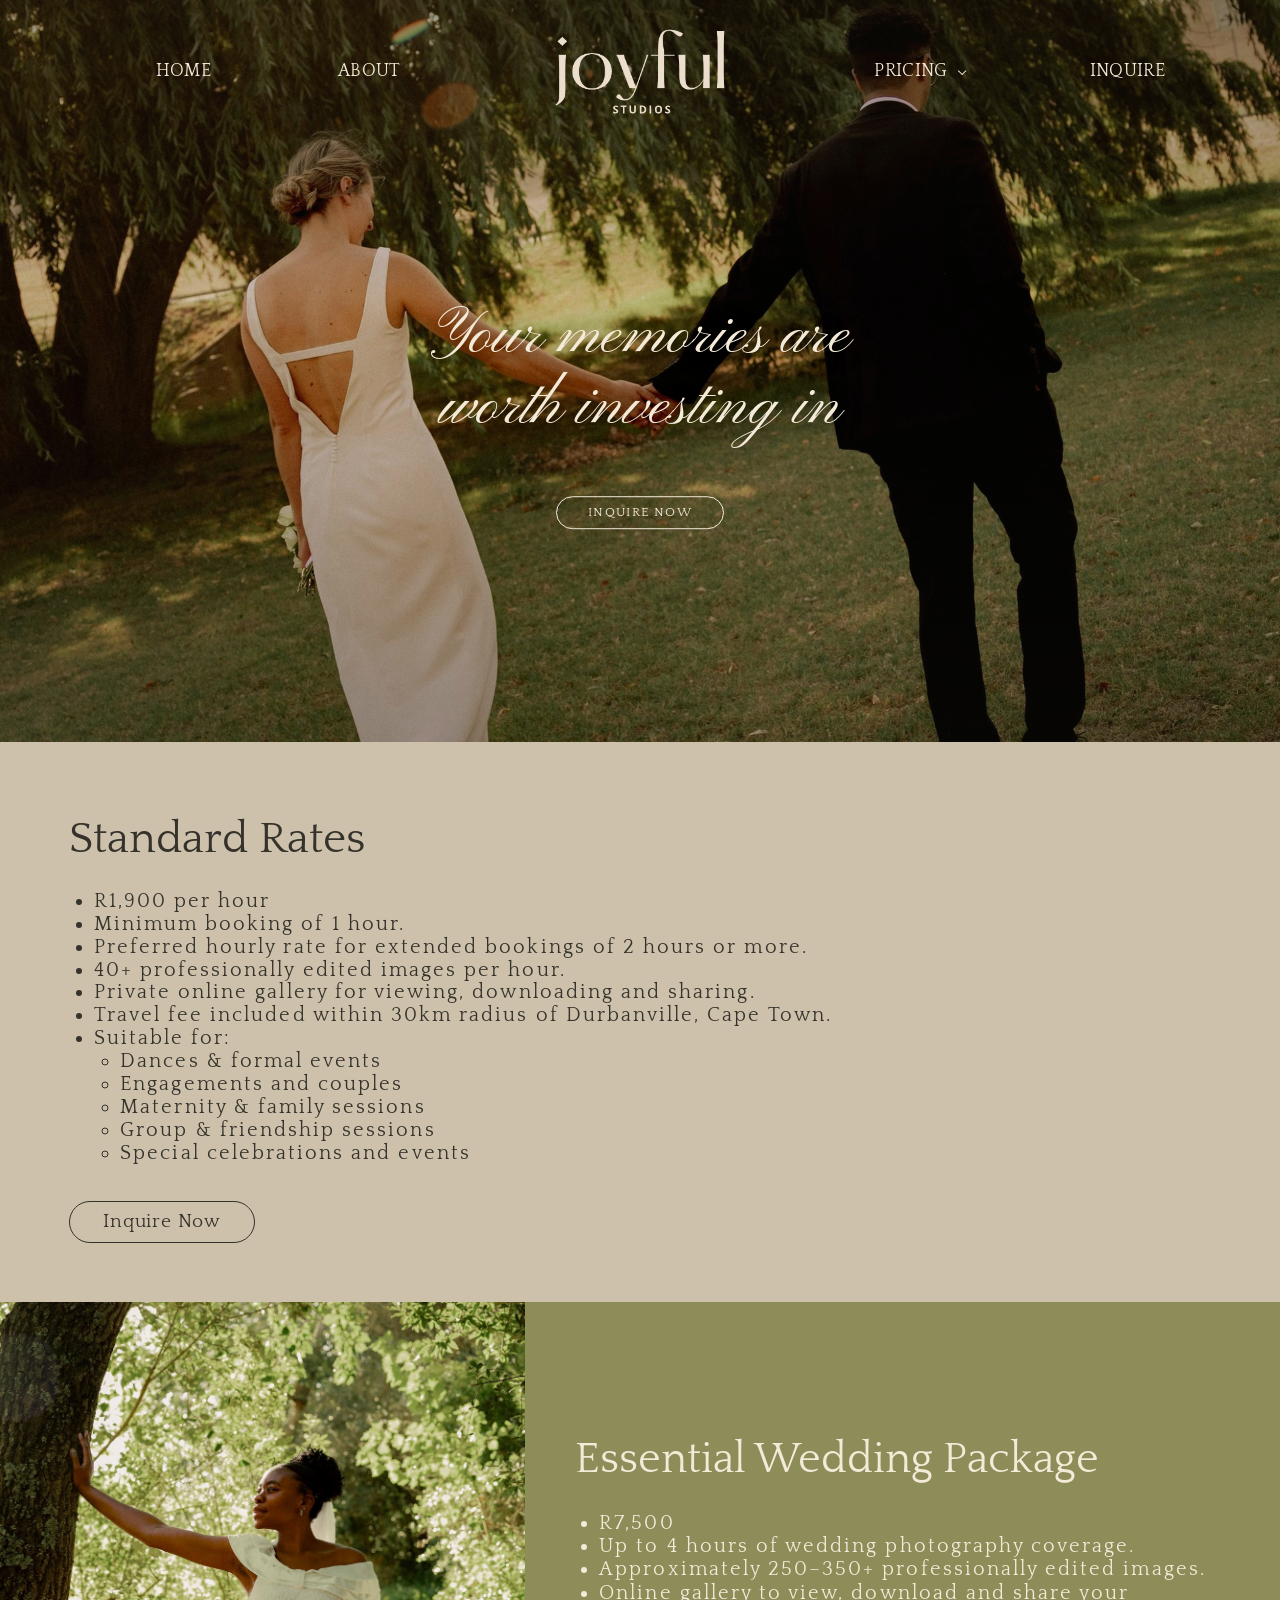
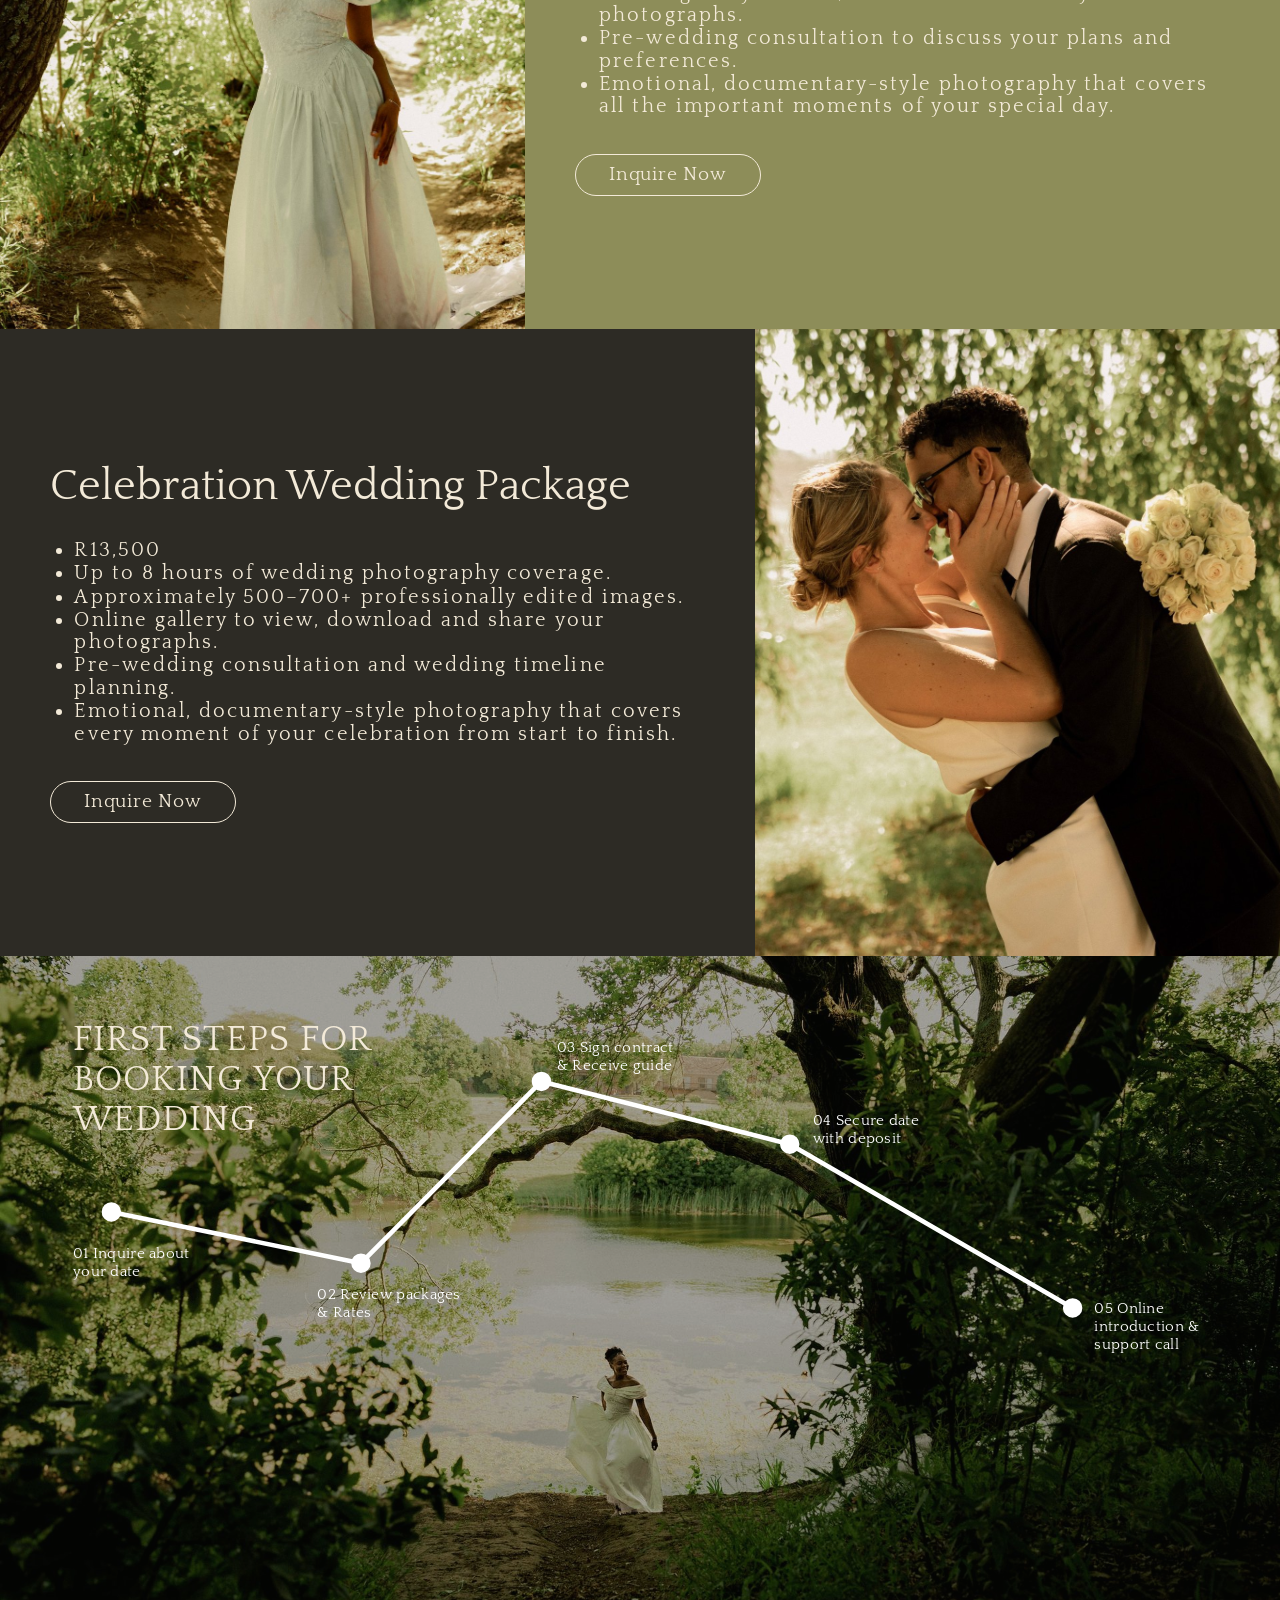
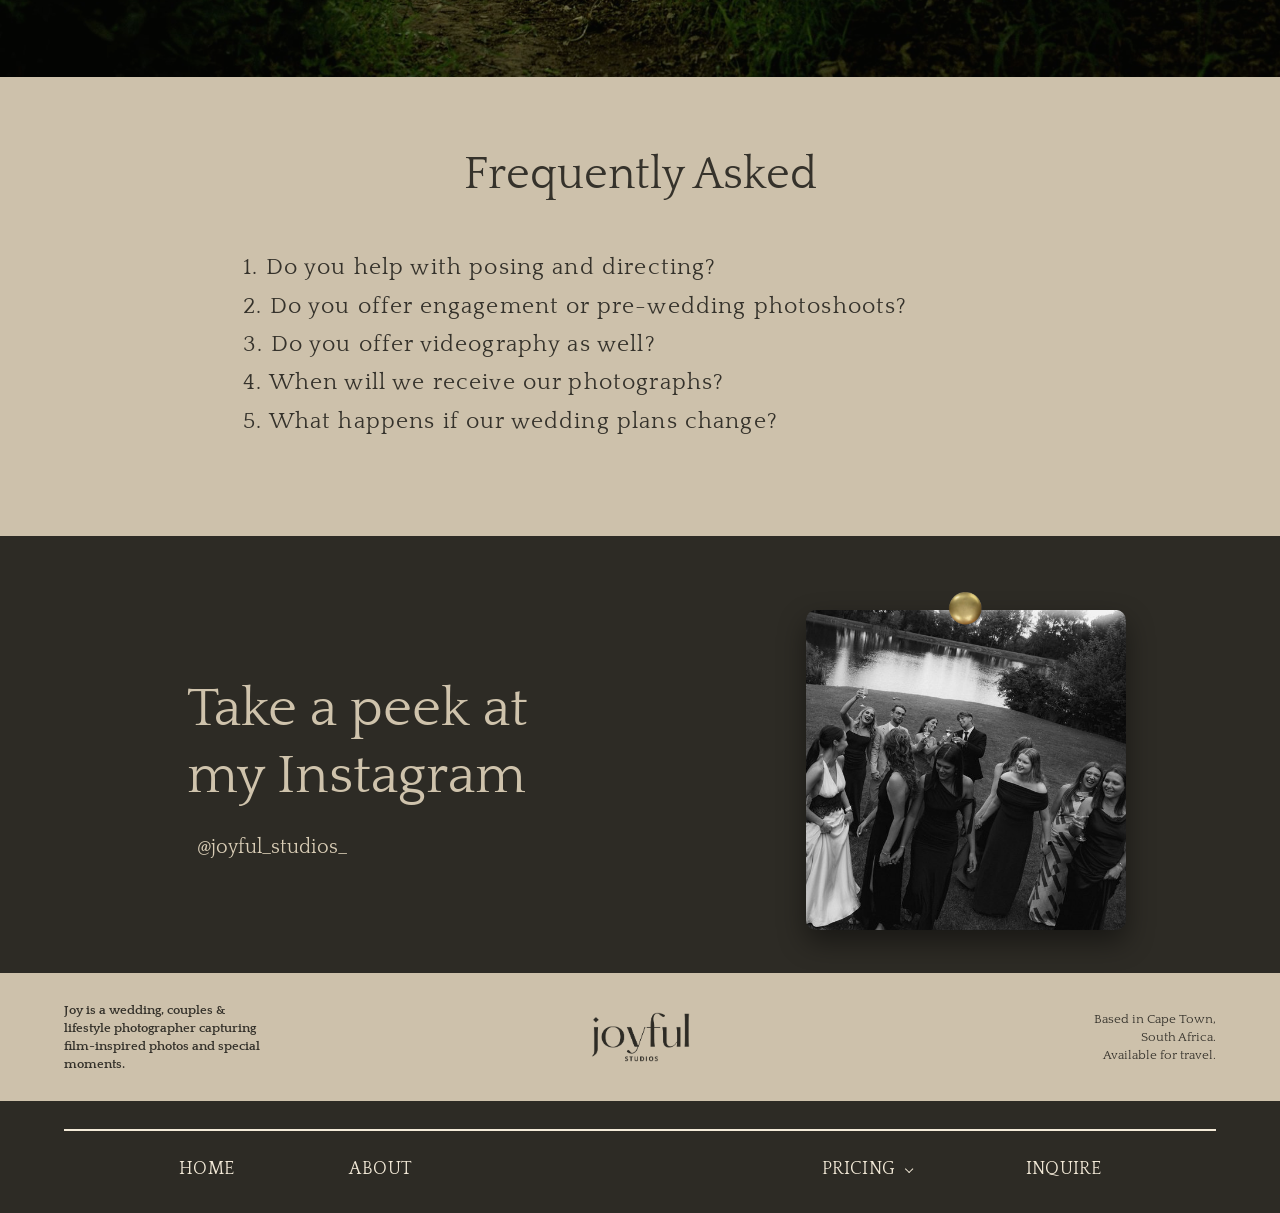
<file: rates.html>
<!DOCTYPE html>
<html lang="en">
<head>
  <meta charset="UTF-8">
  <meta name="viewport" content="width=device-width, initial-scale=1">
  <title>Rates &amp; Packages | Joyful Studios</title>
  <meta name="description" content="Standard rates and wedding packages for Joyful Studios: romantic, documentary-style photography in Durbanville, Cape Town and beyond.">

  <link rel="preconnect" href="https://fonts.googleapis.com">
  <link rel="preconnect" href="https://fonts.gstatic.com" crossorigin>
  <!-- Quattrocento (body), Pinyon Script (hero headline), Italiana (stand-in for Hatton), Mrs Saint Delafield (stand-in for Abramo Script) -->
  <link href="https://fonts.googleapis.com/css2?family=Italiana&family=Mrs+Saint+Delafield&family=Pinyon+Script&family=Quattrocento:wght@400;700&display=swap" rel="stylesheet">

  <link rel="stylesheet" href="styles.css">
  <style>
    /* ---------- Hero ---------- */
    .hero { position: relative; height: 58vw; min-height: 420px; overflow: hidden; color: var(--cream); background: var(--charcoal) url('rates-hero.jpg') center 35% / cover no-repeat; }
    .hero::after { content: ""; position: absolute; inset: 0; background: linear-gradient(rgba(20,18,10,.4), rgba(20,18,10,.1) 40%, rgba(20,18,10,.3)); }
    .hero__content { position: absolute; z-index: 3; left: 50%; top: 56%; transform: translate(-50%, -50%); text-align: center; width: min(92%, 900px); }
    .hero h1 { margin: 0 0 clamp(18px, 4vw, 60px); font-family: var(--font-hero); font-weight: 400; font-size: clamp(28px, 5vw, 96px); line-height: 1.12; text-shadow: 0 2px 24px rgba(0,0,0,.45); }
    .hero .btn { text-transform: uppercase; letter-spacing: .1em; font-size: clamp(10px, 1.05vw, 18px); padding: .4vw 2.4vw; min-width: 11vw; }

    /* ---------- Shared type for the rate / package blocks ---------- */
    .block h2 { margin: 0; font-family: var(--font-body); font-weight: 400; line-height: 1.15; }
    .block ul { margin: 0; padding-left: 1.2em; list-style: disc; letter-spacing: .1em; }
    .block .btn { text-transform: none; letter-spacing: .04em; }
    .rates .btn:hover { color: var(--cream); background: var(--ink); }

    /* ---------- Standard Rates ---------- */
    .rates { position: relative; background: var(--sand); color: var(--ink); overflow: hidden; padding: 5.6vw 5.4vw 4.6vw; min-height: 34.4vw; }
    .rates .block { position: relative; z-index: 2; max-width: 72vw; }
    .rates h2 { font-size: clamp(24px, 3.4vw, 62px); }
    .rates ul { margin-top: 2vw; font-size: clamp(13px, 1.6vw, 29px); line-height: 1.12; }
    .rates ul ul { margin-top: 0; padding-left: 1.3em; list-style: circle; }
    .rates .btn { color: var(--ink); border-color: var(--ink); margin-top: 2.8vw; font-size: clamp(12px, 1.5vw, 27px); padding: .4vw 2.6vw; border-width: 1.5px; }

    /* ---------- Wedding packages (split rows) ---------- */
    .pkg { display: grid; min-height: 49vw; }
    .pkg--essential { grid-template-columns: 41fr 59fr; background: #8d8d59; color: var(--cream); }
    .pkg--celebration { grid-template-columns: 59fr 41fr; background: var(--charcoal); color: var(--cream); }
    .pkg__photo { background-size: cover; background-position: center; min-height: 100%; }
    .pkg--essential .pkg__photo { background-image: url('rates-bride.jpg'); background-position: center 30%; }
    .pkg--celebration .pkg__photo { background-image: url('rates-celebration.jpg'); background-position: 42% center; }
    .pkg__text { display: flex; flex-direction: column; justify-content: center; padding: 4vw 4vw 4vw 3.9vw; }
    .pkg h2 { font-size: clamp(22px, 3.35vw, 60px); }
    .pkg ul { margin-top: 2.2vw; font-size: clamp(12px, 1.6vw, 29px); line-height: 1.1; max-width: 51vw; }
    .pkg li + li { margin-top: .05vw; }
    .pkg .btn { align-self: flex-start; margin-top: 2.8vw; color: var(--cream); border-color: var(--cream); font-size: clamp(12px, 1.5vw, 27px); padding: .4vw 2.6vw; border-width: 1.5px; }
    .pkg .btn:hover { color: var(--charcoal); }

    /* ---------- First steps ---------- */
    .steps { position: relative; height: 56.3vw; background: var(--charcoal) url('rates-lake.jpg') center 60% / cover no-repeat; color: var(--cream); overflow: hidden; }
    .steps::before { content: ""; position: absolute; inset: 0; background: rgba(20,24,14,.18); }
    .steps h2 { position: absolute; z-index: 2; left: 5.7vw; top: 5vw; margin: 0; width: 34vw; font-family: var(--font-body); font-weight: 400; text-transform: uppercase; letter-spacing: .03em; font-size: clamp(20px, 2.8vw, 52px); line-height: 1.12; }
    .steps svg { position: absolute; inset: 0; width: 100%; height: 100%; z-index: 2; }
    .steps svg text { font-family: var(--font-body); fill: #fff; font-size: 11.5px; letter-spacing: .02em; }
    .steps__list { display: none; }

    /* ---------- FAQ ---------- */
    .faq { background: var(--sand); color: var(--ink); padding: 5vw 5vw 5.4vw; min-height: 35.9vw; }
    .faq h2 { margin: 0 0 3vw; text-align: center; font-family: var(--font-body); font-weight: 400; font-size: clamp(22px, 3.5vw, 64px); }
    .faq__list { max-width: 62vw; margin: 0 auto; padding: 0; list-style: none; counter-reset: q; }
    .faq details { counter-increment: q; font-size: clamp(13px, 1.8vw, 32px); letter-spacing: .05em; line-height: 1.5; }
    .faq summary { cursor: pointer; list-style: none; padding: .15vw 0; }
    .faq summary::-webkit-details-marker { display: none; }
    .faq summary::before { content: counter(q) ". "; }
    .faq summary:hover { color: var(--red); }
    .faq details p { margin: .4vw 0 1.2vw 1.6em; font-size: .78em; letter-spacing: .02em; line-height: 1.55; max-width: 48em; }

    /* ---------- Instagram ---------- */
    .insta { background: var(--charcoal); color: #d9cdb6; padding: clamp(44px, 6vw, 80px) var(--pad); }
    .insta__inner { max-width: 960px; margin: 0 auto; display: grid; grid-template-columns: 1fr auto; align-items: center; gap: 40px; }
    .insta h2 { margin: 0; font-family: var(--font-body); font-weight: 400; font-size: clamp(30px, 4vw, 46px); line-height: 1.15; color: #cfc3ac; }
    .insta a.handle { display: inline-block; margin-top: 14px; font-size: 18px; border-bottom: 1px solid transparent; }
    .insta a.handle:hover { border-color: currentColor; }
    .insta__photo { position: relative; display: block; width: clamp(170px, 20vw, 230px); transform: rotate(1.5deg); }
    .insta__photo img.insta__img { width: 100%; aspect-ratio: 1; object-fit: cover; object-position: center 55%; border-radius: 10px; box-shadow: 0 12px 28px rgba(0,0,0,.45); }
    .insta__pin { position: absolute; z-index: 2; top: -14px; left: 50%; width: clamp(22px, 2.6vw, 30px); transform: translateX(-50%); }

    /* ---------- Desktop header proportions (same as home page) ---------- */
    @media (min-width: 901px) {
      .pkg h2 { white-space: nowrap; }
      .footer__bar nav { justify-content: center; gap: 9vw; }
      .footer__bar .has-dropdown { margin-left: 23vw; }
      .pkg--celebration .pkg__text { padding-right: 1.5vw; }
      .site-header { grid-template-columns: 1fr auto 1fr; padding: 2.2vw 0 0; }
      .nav { font-size: clamp(12px, 1.44vw, 25px); line-height: 1.722; gap: 9.9vw; }
      .nav--left { justify-content: flex-end; margin-right: 12vw; }
      .nav--right { justify-content: flex-start; margin-left: 11.6vw; }
      .logo__word { font-size: clamp(44px, 6vw, 120px); }
      .logo__sub { font-size: clamp(8px, .8vw, 15px); }
      .insta { padding: 5.8vw 0 3.3vw; }
      .insta__inner { max-width: none; padding: 0 12vw 0 14.6vw; margin: 0; }
      .insta h2 { font-size: clamp(23px, 4.32vw, 79px); line-height: 1.222; }
      .insta a.handle { font-size: clamp(12px, 1.58vw, 27px); margin: 1.6vw 0 0 .8vw; line-height: 1.722; }
      .insta__photo { width: 25vw; transform: none; }
      .insta__img { aspect-ratio: 195 / 200; border-radius: .8vw; }
      .insta__pin { top: -1.4vw; width: clamp(22px, 2.7vw, 48px); }
    }

    /* ---------- Phone / tablet ---------- */
    @media (max-width: 900px) {
      .hero { height: 110vw; min-height: 440px; max-height: 720px; background-position: 50% 30%; }
      .hero__content { top: 58%; }
      .hero h1 { font-size: clamp(26px, 8vw, 44px); }
      .hero .btn { font-size: 11px; padding: 6px 26px; }

      .block ul { letter-spacing: .05em; }
      .rates ul, .pkg ul { line-height: 1.4; }
      .pkg li + li { margin-top: 3px; }
      .rates { padding: 34px 20px 30px; min-height: 0; }
      .rates .block { max-width: none; }
      .rates h2 { font-size: 24px; }
      .rates ul { margin-top: 12px; font-size: 13px; line-height: 1.4; }
      .rates .btn { margin-top: 18px; font-size: 14px; padding: 5px 24px; }

      .pkg { grid-template-columns: 1fr !important; min-height: 0; }
      .pkg__photo { aspect-ratio: 4 / 4.4; order: -1; }
      .pkg--celebration .pkg__text { order: -1; }
      .pkg--celebration .pkg__photo { order: 0; }
      .pkg__text { padding: 44px 24px; }
      .pkg h2 { font-size: 26px; }
      .pkg ul { margin-top: 18px; font-size: 14px; max-width: none; }
      .pkg .btn { margin-top: 24px; font-size: 14px; padding: 6px 28px; }

      .steps { height: auto; padding: 48px 24px 56px; background-position: center; }
      .steps::before { background: rgba(20,24,14,.5); }
      .steps h2 { position: relative; left: auto; top: auto; width: auto; font-size: 24px; margin-bottom: 26px; }
      .steps svg { display: none; }
      .steps__list { display: block; position: relative; z-index: 2; margin: 0; padding: 0 0 0 22px; list-style: none; border-left: 2px solid #fff; }
      .steps__list li { position: relative; padding: 0 0 22px 18px; font-size: 15px; line-height: 1.35; }
      .steps__list li::before { content: ""; position: absolute; left: -29px; top: 3px; width: 12px; height: 12px; border: 2px solid #fff; border-radius: 50%; background: #fff; }
      .steps__list li:last-child { padding-bottom: 0; }

      .faq { padding: 44px 24px 48px; min-height: 0; }
      .faq h2 { font-size: 26px; margin-bottom: 22px; }
      .faq__list { max-width: none; }
      .faq details { font-size: 14.5px; margin-bottom: 8px; }
      .faq details p { margin: 6px 0 10px 1.5em; font-size: 13.5px; }

      .insta__inner { grid-template-columns: 1fr auto; justify-items: stretch; align-items: center; gap: 16px; }
      .insta h2 { font-size: clamp(20px, 6vw, 34px); }
      .insta a.handle { font-size: 13.5px; margin-top: 10px; }
      .insta__photo { width: clamp(110px, 36vw, 220px); }

      .footer__left, .footer__right { font-size: 11.5px; }
      .footer__bar { padding-left: 14px; padding-right: 14px; }
      .footer__bar nav { flex-wrap: nowrap; justify-content: space-between; align-items: flex-start; gap: 0; font-size: clamp(8px, 2.8vw, 13px); letter-spacing: 0; }
      .footer__bar .dd-toggle { font-size: inherit; letter-spacing: inherit; }
      .footer__bar .dropdown a { font-size: inherit; }
    }
  </style>
<style id="menu-uniform">
  .nav--right .has-dropdown .dropdown { left: auto; right: -20px; }
  /* Same menu text size and spacing on every page (header + footer) */
  @media (min-width: 901px) {
    .site-header { grid-template-columns: 1fr auto 1fr; }
    .site-header .nav { font-size: clamp(12px, 1.44vw, 26px); line-height: 1.722; letter-spacing: .02em; gap: 9.9vw; }
    .site-header .nav--left { justify-content: flex-end; margin-right: 12vw; }
    .site-header .nav--right { justify-content: flex-start; margin-left: 11.6vw; }
    .site-header .logo__word { font-size: clamp(44px, 6vw, 120px); }
    .site-header .logo__sub { font-size: clamp(8px, .8vw, 15px); }
    .footer__bar nav { justify-content: center; gap: 9vw; font-size: clamp(12px, 1.44vw, 26px); line-height: 1.722; letter-spacing: .02em; }
    .footer__bar .has-dropdown { margin-left: 23vw; }
    .site-header .dd-toggle, .footer__bar .dd-toggle { font-size: inherit; letter-spacing: inherit; line-height: inherit; }
  }
  @media (max-width: 900px) {
    .site-header .nav { font-size: 14px; letter-spacing: .02em; }
    .footer__bar { padding-left: 14px; padding-right: 14px; }
    .footer__bar nav { flex-wrap: nowrap; justify-content: space-between; align-items: flex-start; gap: 0; font-size: clamp(8px, 2.8vw, 13px); letter-spacing: 0; line-height: 1.55; }
    .footer__bar .dd-toggle, .footer__bar .dropdown a { font-size: inherit; letter-spacing: inherit; }
  }

    /* ---------- Phone: identical hero size and headline placement on every inner page ---------- */
    @media (max-width: 900px) {
      .hero { height: 112vw; min-height: 420px; max-height: 640px; }
      .hero__content { top: 54%; }
      .hero h1 { font-size: 30px; line-height: 1.12; }
      .hero .btn { font-size: 11px; padding: 6px 26px; min-width: 0; letter-spacing: .1em; }
      
    }
  </style>
</head>

<body id="home">

  <header class="site-header" id="site-header">
    <nav class="nav nav--left" aria-label="Primary">
      <a href="index.html">Home</a>
      <a href="about.html">About</a>
    </nav>

    <a class="logo" href="index.html" aria-label="Joyful Studios home">
      <span class="logo__word">joyful</span>
      <span class="logo__sub">STUDIOS</span>
    </a>

    <nav class="nav nav--right" aria-label="Secondary">
      <div class="has-dropdown">
        <button type="button" class="dd-toggle is-current" aria-haspopup="true" aria-expanded="false">Pricing</button>
        <ul class="dropdown">
          <li><a href="rates.html">Rates &amp; Packages</a></li>
          <li><a href="pricing.html#subscriptions">Subscription Plans</a></li>
        </ul>
      </div>
      <a href="inquire.html">Inquire</a>
    </nav>

    <button class="menu-toggle" id="menu-toggle" aria-expanded="false" aria-controls="site-header">Menu</button>
  </header>

  <main>
    <section class="hero" aria-label="Rates and packages">
      <div class="hero__content">
        <h1>Your memories are<br>worth investing in</h1>
        <a class="btn" href="inquire.html">Inquire now</a>
      </div>
    </section>

    <section class="rates block" id="standard-rates">
      <div class="block">
        <h2>Standard Rates</h2>
        <ul>
          <li>R1,900 per hour</li>
          <li>Minimum booking of 1 hour.</li>
          <li>Preferred hourly rate for extended bookings of 2 hours or more.</li>
          <li>40+ professionally edited images per hour.</li>
          <li>Private online gallery for viewing, downloading and sharing.</li>
          <li>Travel fee included within 30km radius of Durbanville, Cape Town.</li>
          <li>Suitable for:
            <ul>
              <li>Dances &amp; formal events</li>
              <li>Engagements and couples</li>
              <li>Maternity &amp; family sessions</li>
              <li>Group &amp; friendship sessions</li>
              <li>Special celebrations and events</li>
            </ul>
          </li>
        </ul>
        <a class="btn btn--soft" href="inquire.html?package=standard-session">Inquire Now</a>
      </div>
    </section>

    <section class="pkg pkg--essential block" id="weddings">
      <div class="pkg__photo" role="img" aria-label="A bride in a vintage gown leaning against a tree"></div>
      <div class="pkg__text">
        <h2>Essential Wedding Package</h2>
        <ul>
          <li>R7,500</li>
          <li>Up to 4 hours of wedding photography coverage.</li>
          <li>Approximately 250&ndash;350+ professionally edited images.</li>
          <li>Online gallery to view, download and share your photographs.</li>
          <li>Pre-wedding consultation to discuss your plans and preferences.</li>
          <li>Emotional, documentary-style photography that covers all the important moments of your special day.</li>
        </ul>
        <a class="btn" href="inquire.html?package=essential-wedding-package">Inquire Now</a>
      </div>
    </section>

    <section class="pkg pkg--celebration block" id="celebration">
      <div class="pkg__text">
        <h2>Celebration Wedding Package</h2>
        <ul>
          <li>R13,500</li>
          <li>Up to 8 hours of wedding photography coverage.</li>
          <li>Approximately 500&ndash;700+ professionally edited images.</li>
          <li>Online gallery to view, download and share your photographs.</li>
          <li>Pre-wedding consultation and wedding timeline planning.</li>
          <li>Emotional, documentary-style photography that covers every moment of your celebration from start to finish.</li>
        </ul>
        <a class="btn" href="inquire.html?package=celebration-wedding-package">Inquire Now</a>
      </div>
      <div class="pkg__photo" role="img" aria-label="A bride and groom sharing a kiss beneath a weeping willow, a bouquet of white roses resting over his shoulder"></div>
    </section>

    <section class="steps" id="steps" aria-labelledby="steps-title">
      <h2 id="steps-title">First steps for booking your wedding</h2>
      <svg viewBox="0 0 1000 563" preserveAspectRatio="none" aria-hidden="true">
        <polyline points="87,200 282,240 423,98 617,147 838,275" fill="none" stroke="#fff" stroke-width="3.6" stroke-linejoin="round"/>
        <g fill="#fff" stroke="#fff" stroke-width="3.2">
          <circle cx="87" cy="200" r="6"/><circle cx="282" cy="240" r="6"/><circle cx="423" cy="98" r="6"/><circle cx="617" cy="147" r="6"/><circle cx="838" cy="275" r="6"/>
        </g>
        <text x="57" y="236">01 Inquire about</text><text x="57" y="250">your date</text>
        <text x="248" y="268">02 Review packages</text><text x="248" y="282">&amp; Rates</text>
        <text x="435" y="75">03 Sign contract</text><text x="435" y="89">&amp; Receive guide</text>
        <text x="635" y="132">04 Secure date</text><text x="635" y="146">with deposit</text>
        <text x="855" y="279">05 Online</text><text x="855" y="293">introduction &amp;</text><text x="855" y="307">support call</text>
      </svg>
      <ol class="steps__list">
        <li>01 Inquire about your date</li>
        <li>02 Review packages &amp; Rates</li>
        <li>03 Sign contract &amp; Receive guide</li>
        <li>04 Secure date with deposit</li>
        <li>05 Online introduction &amp; support call</li>
      </ol>
    </section>

    <section class="faq" id="faq">
      <h2>Frequently Asked</h2>
      <div class="faq__list">
        <details>
          <summary>Do you help with posing and directing?</summary>
          <p>Absolutely, and always gently. I&rsquo;ll offer simple, relaxed prompts along the way so you can enjoy the moment, and your photos feel natural and true to you.</p>
        </details>
        <details>
          <summary>Do you offer engagement or pre-wedding photoshoots?</summary>
          <p>I&rsquo;d love to! Engagement and couples sessions are booked at my standard rate of R1,900 per hour (minimum booking of 1 hour), and can take place any time before your wedding day.</p>
        </details>
        <details>
          <summary>Do you offer videography as well?</summary>
          <p>My heart is in photography. If you&rsquo;d love video alongside your photos, please feel free to get in touch and we can talk through what might work for you.</p>
        </details>
        <details>
          <summary>When will we receive our photographs?</summary>
          <p>Your photographs are delivered in a private online gallery where you can view, download and share them. I&rsquo;ll happily confirm the delivery timeframe with you when you book.</p>
        </details>
        <details>
          <summary>What happens if our wedding plans change?</summary>
          <p>Life happens, and that&rsquo;s completely okay. Please get in touch as soon as you can and we&rsquo;ll find the best way forward together. The details for changing a date are covered in your contract.</p>
        </details>
      </div>
    </section>

    <!-- ===== Instagram ===== -->
    <section class="insta" id="inquire">
      <div class="insta__inner">
        <div>
          <h2>Take a peek at<br>my Instagram</h2>
          <a class="handle" href="https://www.instagram.com/joyful_studios_/" target="_blank" rel="noopener">@joyful_studios_</a>
        </div>
        <a class="insta__photo" href="https://www.instagram.com/joyful_studios_/" target="_blank" rel="noopener" aria-label="Open Joyful Studios on Instagram">
          <img class="insta__pin" src="pin.png" alt="">
          <img class="insta__img" src="rates-insta.jpg" alt="A black-and-white photo of a bride laughing with friends in dark dresses on a lawn by a lake" loading="lazy">
        </a>
      </div>
    </section>
  
  </main>

  <!-- ===== Footer ===== -->
  <footer>
    <div class="footer">
      <p class="footer__left">Joy is a wedding, couples &amp; lifestyle photographer capturing film-inspired photos and special moments.</p>
      <a class="logo" href="index.html" aria-label="Joyful Studios home">
        <span class="logo__word">joyful</span>
        <span class="logo__sub">STUDIOS</span>
      </a>
      <p class="footer__right">Based in Cape Town,<br>South Africa.<br>Available for travel.</p>
    </div>
    <div class="footer__bar">
      <nav aria-label="Footer">
        <a href="index.html">Home</a>
        <a href="about.html">About</a>
        <div class="has-dropdown">
          <button type="button" class="dd-toggle" aria-haspopup="true" aria-expanded="false">Pricing</button>
          <ul class="dropdown">
            <li><a href="rates.html">Rates &amp; Packages</a></li>
            <li><a href="pricing.html#subscriptions">Subscription Plans</a></li>
          </ul>
        </div>
        <a href="inquire.html">Inquire</a>
      </nav>
    </div>
  </footer>

  
  <script src="script.js"></script>
</body>
</html>
</file>
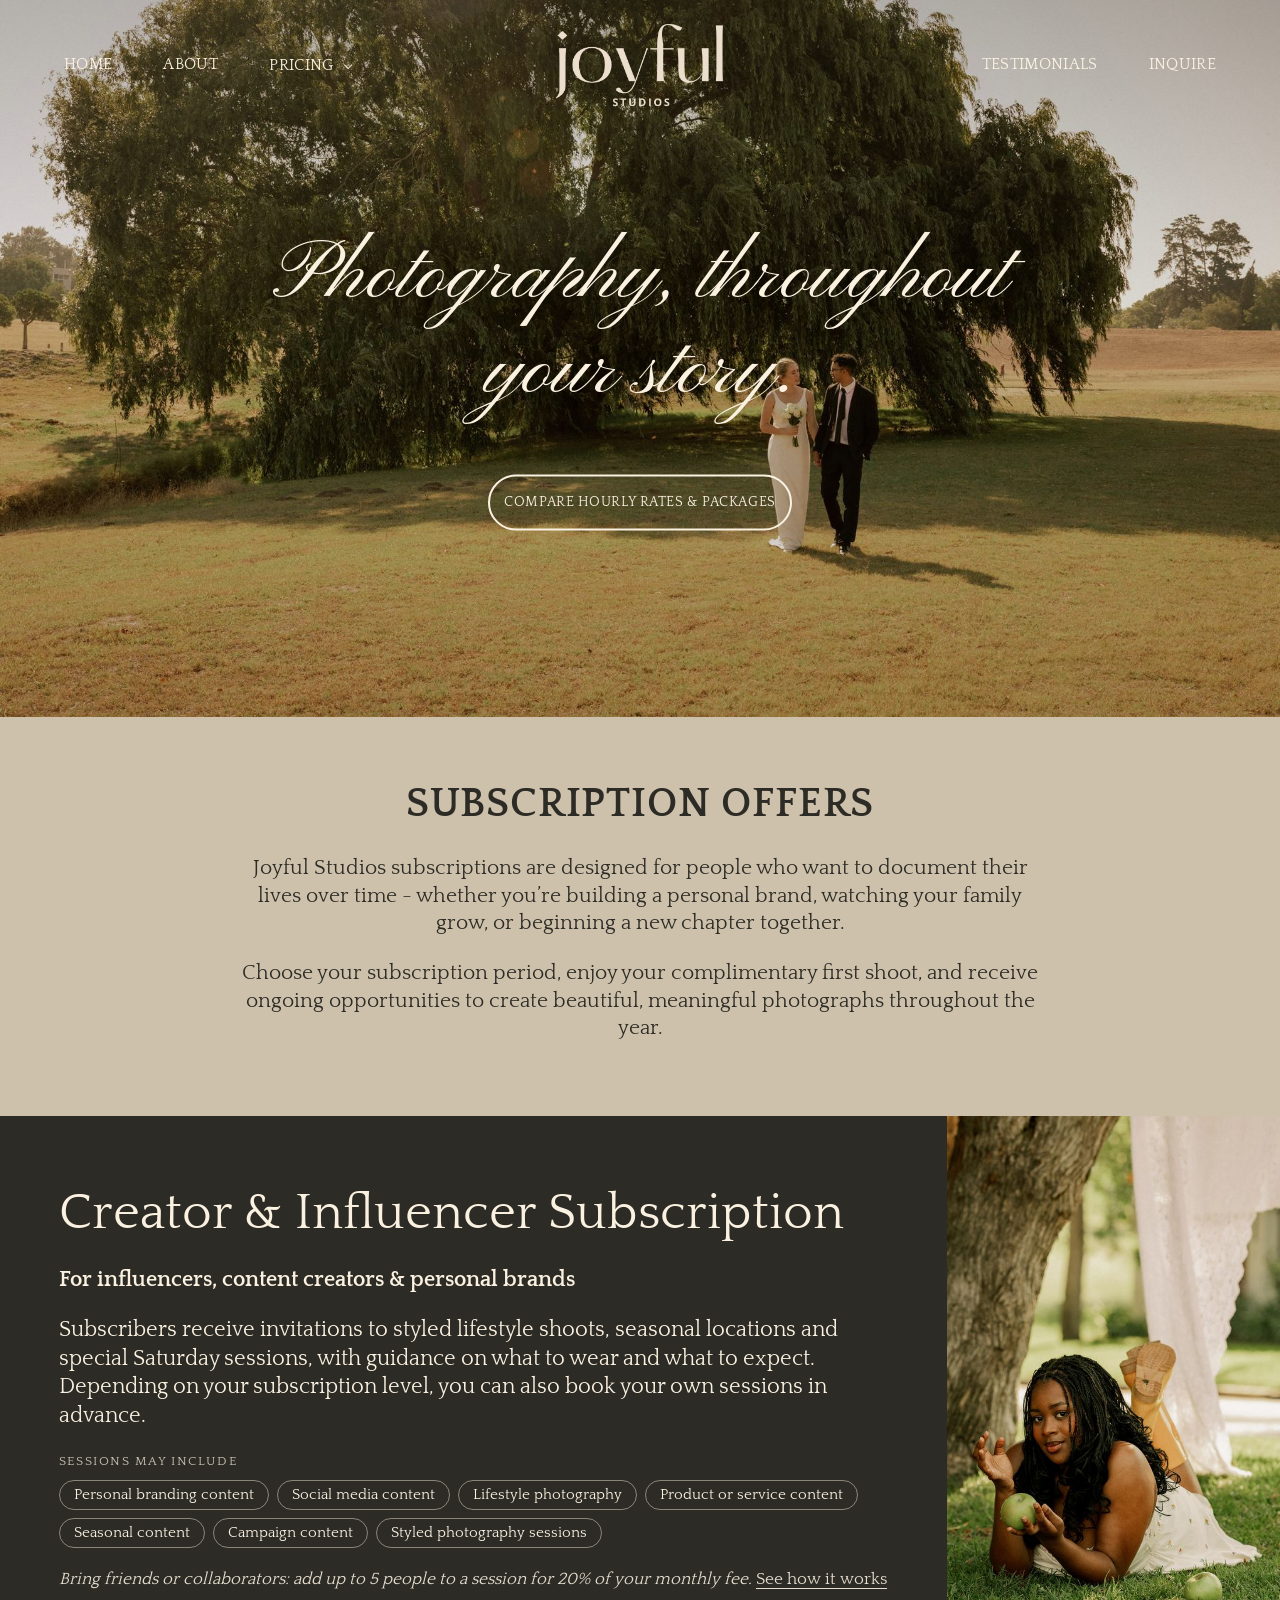
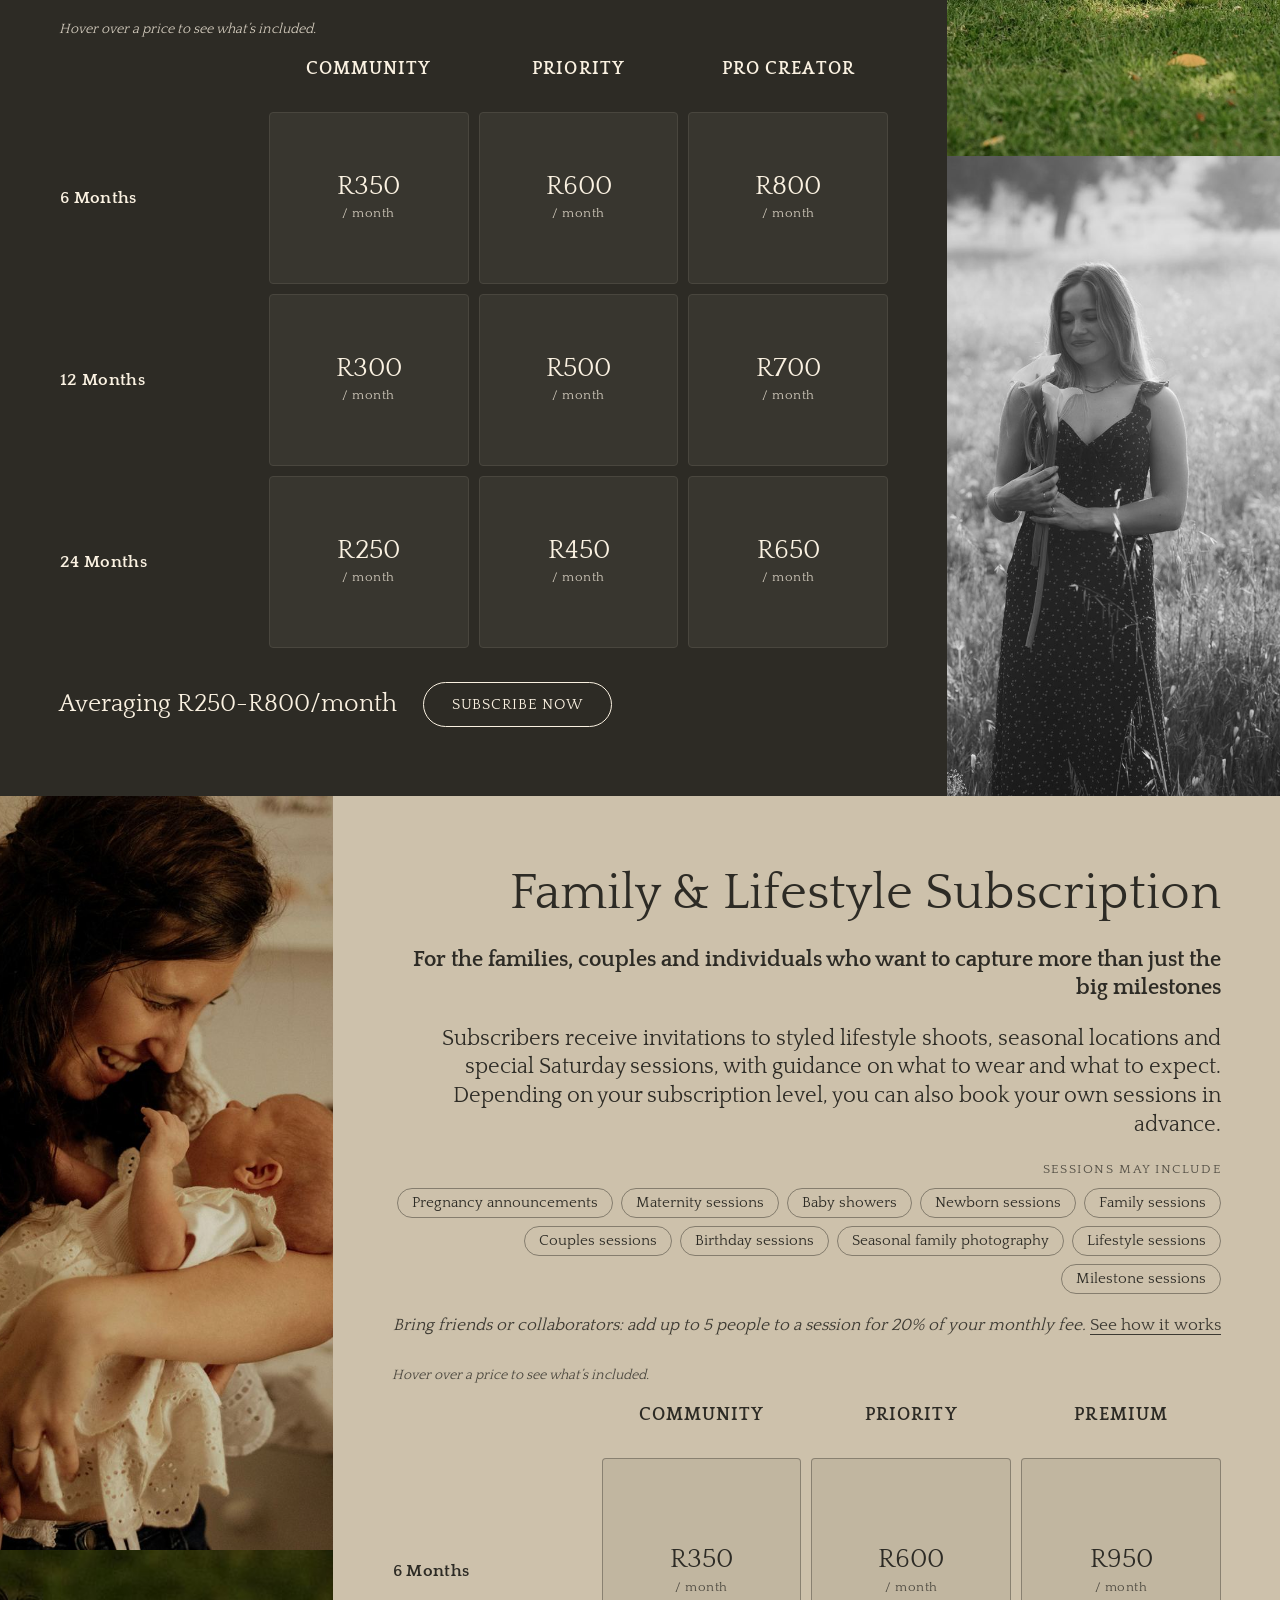
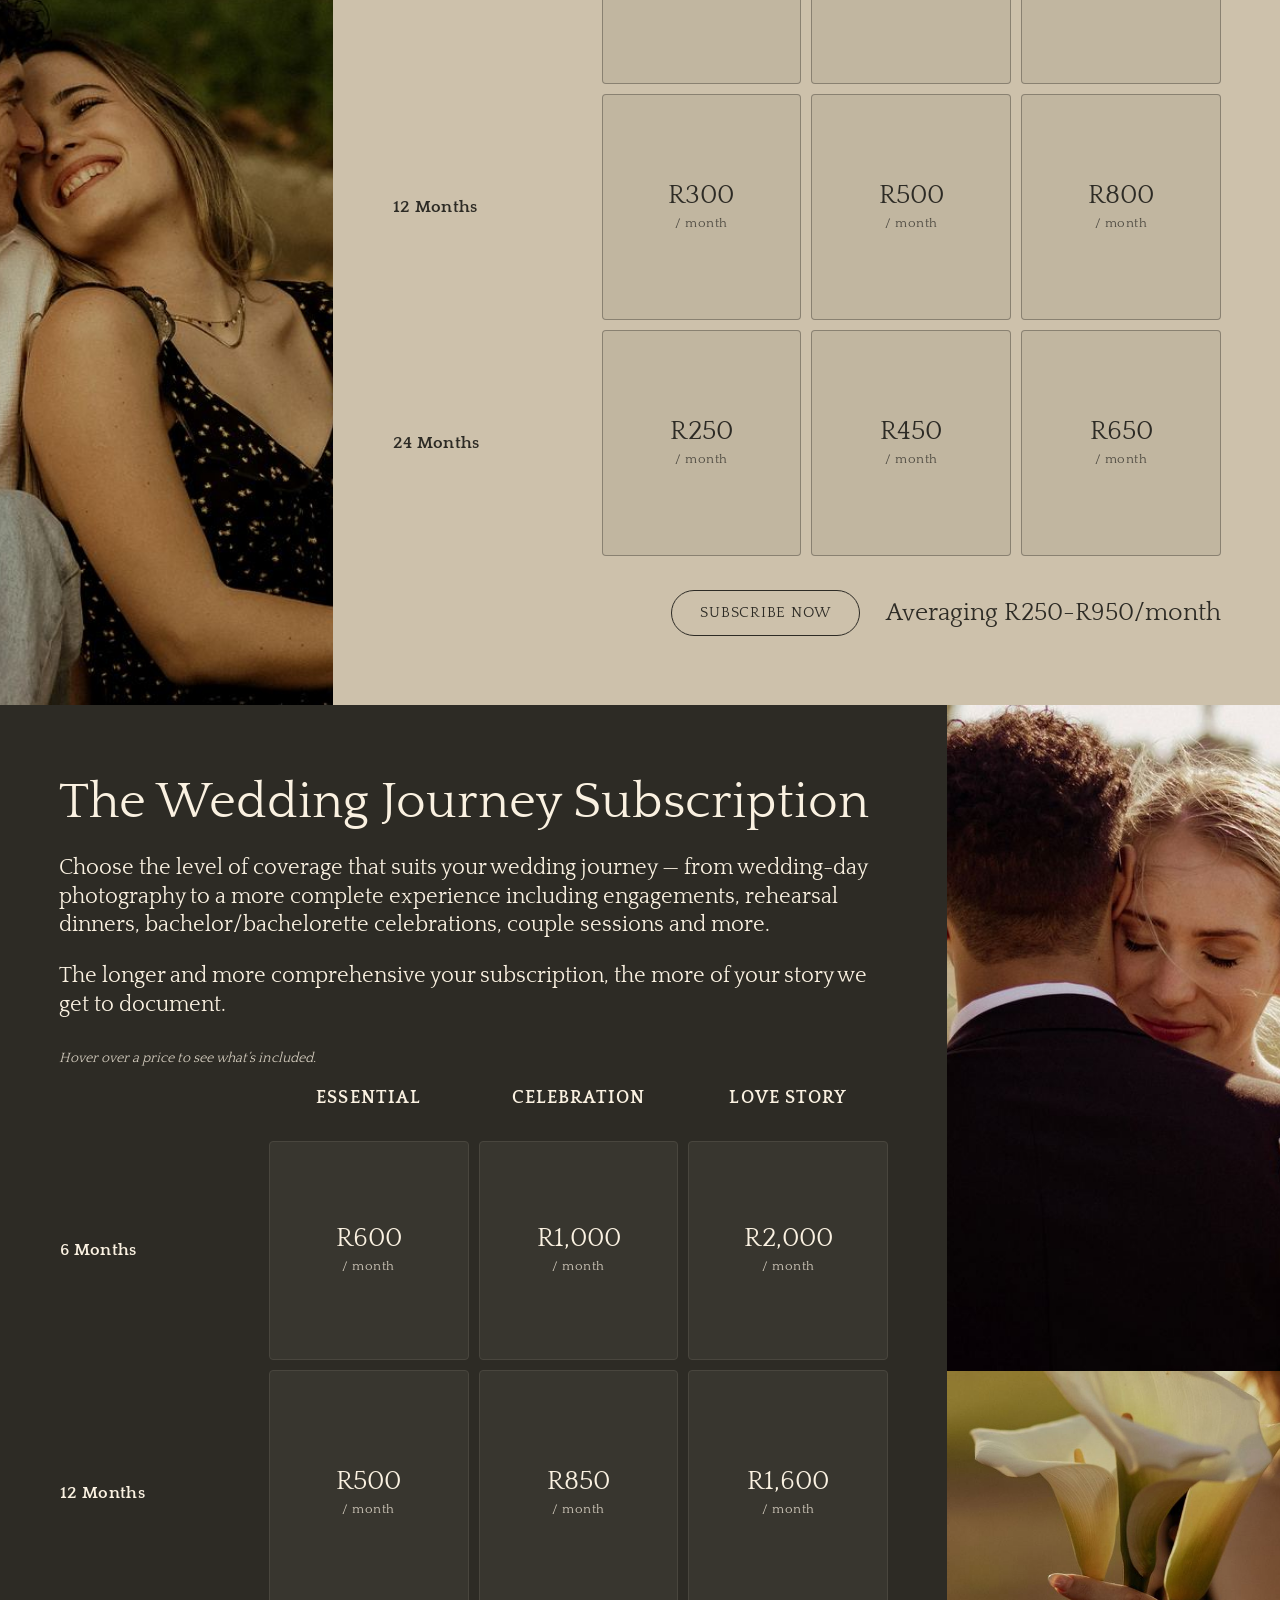
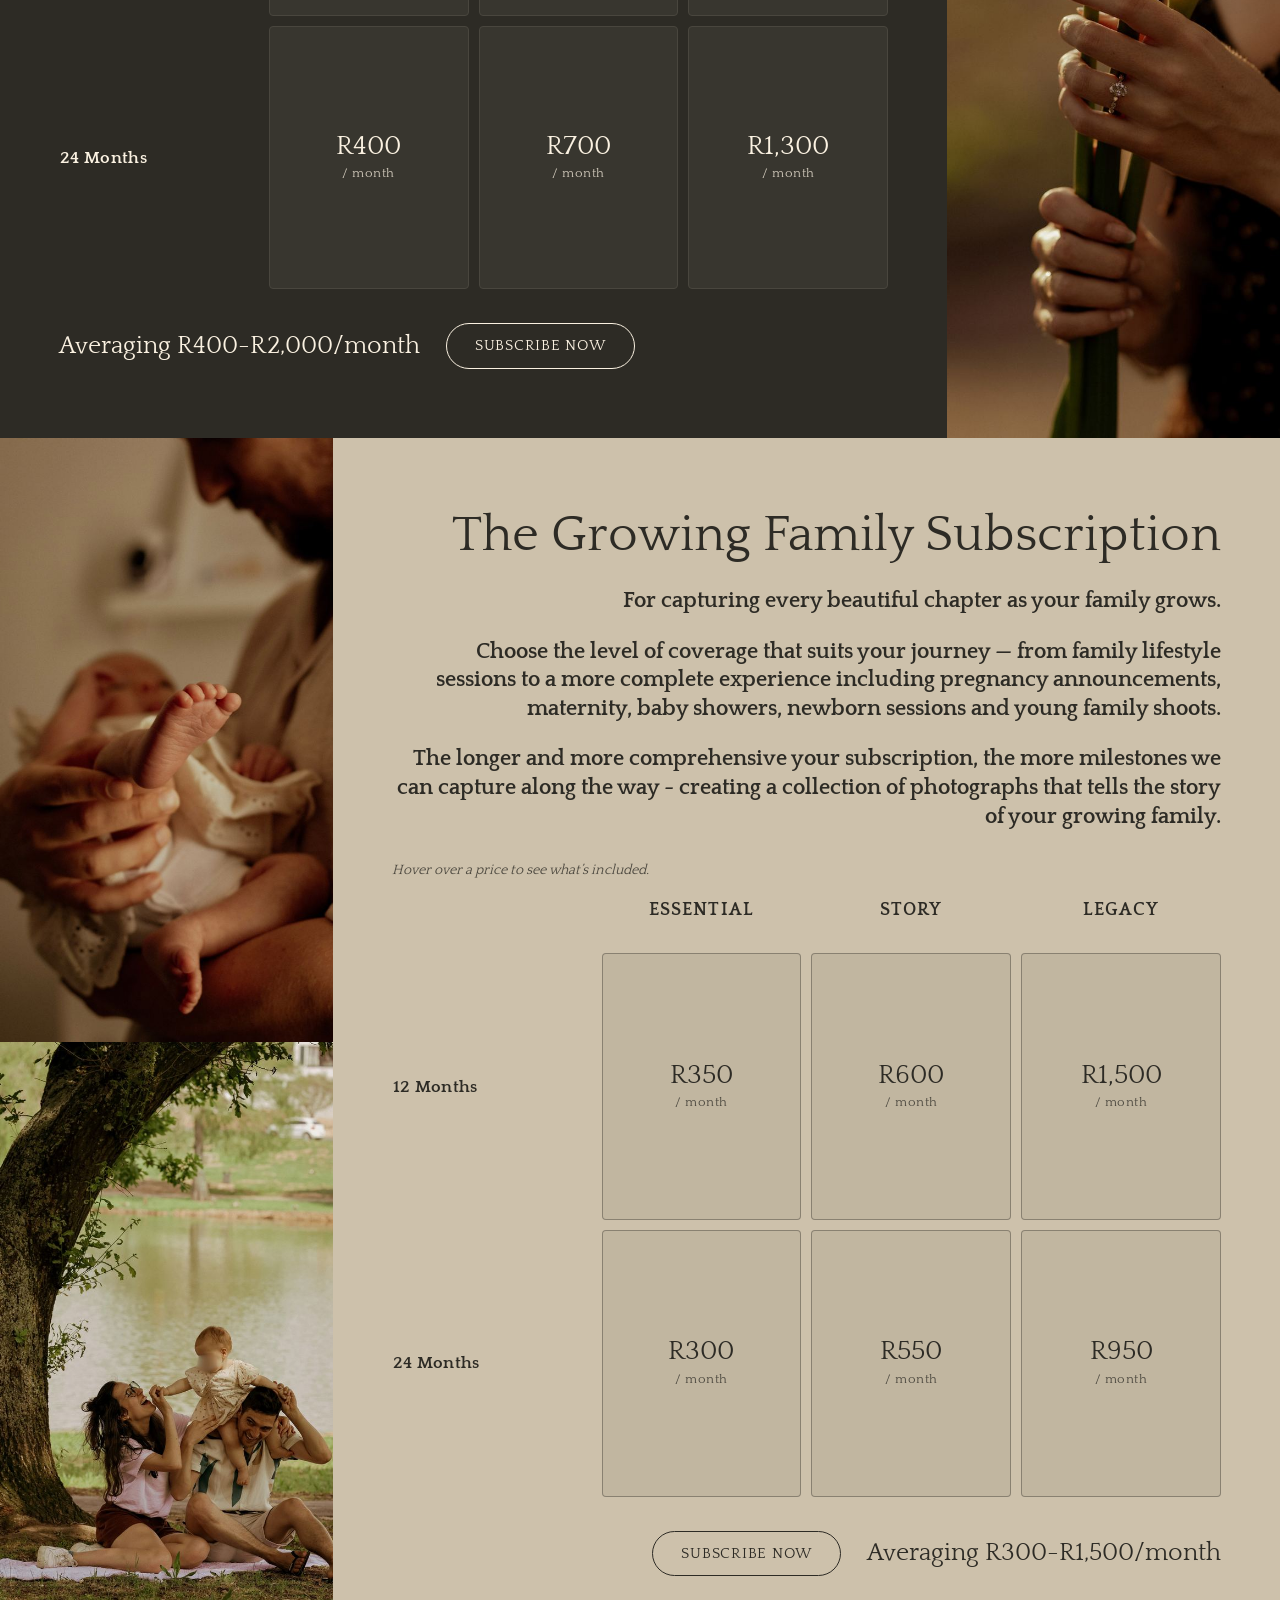
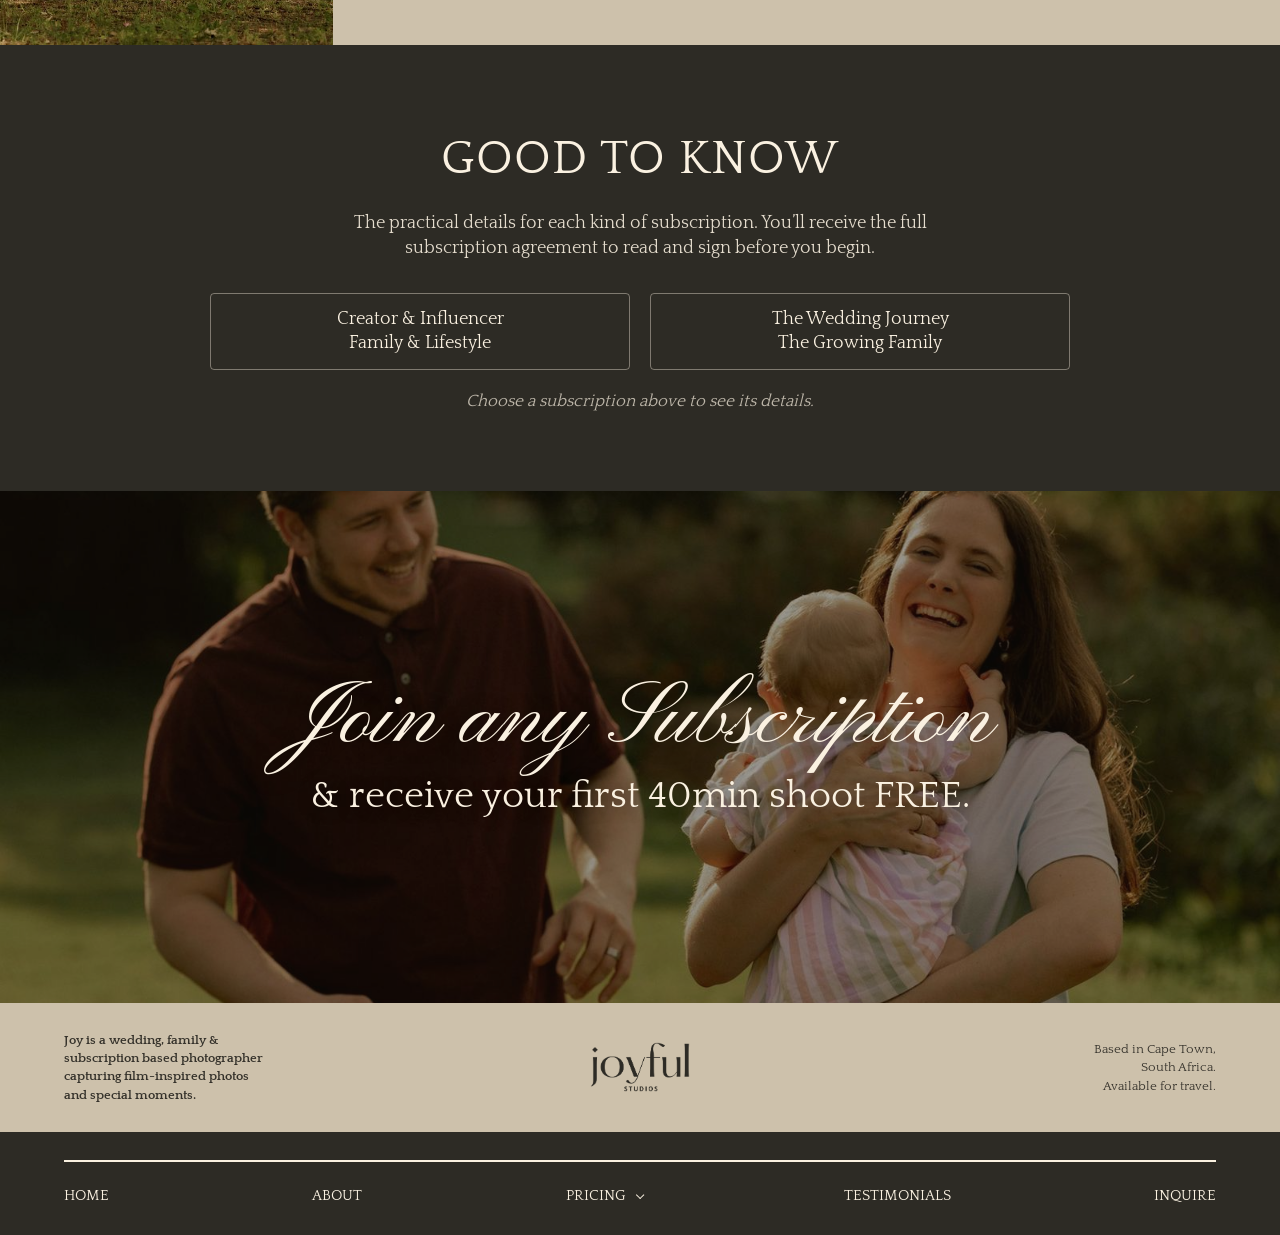
<file: subscription-offers.html>
<!DOCTYPE html>
<html lang="en">
<head>
  <meta charset="UTF-8">
  <meta name="viewport" content="width=device-width, initial-scale=1">
  <title>Subscription Offers | Joyful Studios</title>
  <meta name="description" content="Joyful Studios subscriptions for creators, families, couples and weddings: ongoing photography throughout your story, with your first 40 minute shoot free.">
  <link rel="preconnect" href="https://fonts.googleapis.com">
  <link rel="preconnect" href="https://fonts.gstatic.com" crossorigin>
  <link href="https://fonts.googleapis.com/css2?family=Italiana&family=Mrs+Saint+Delafield&family=Pinyon+Script&family=Quattrocento:wght@400;700&display=swap" rel="stylesheet">
  <link rel="stylesheet" href="styles.css">
  <style>
    /* Canva palette for this page */
    :root { --cream: #faf1e1; }

    /* ---------- Hero ---------- */
    .hero { position: relative; height: clamp(340px, 56vw, 800px); overflow: hidden; color: var(--cream); background: var(--charcoal) url("images/sub-hero.jpg") center 60% / cover no-repeat; }
    .hero::after { content: ""; position: absolute; inset: 0; background: linear-gradient(rgba(20,18,10,.28), rgba(20,18,10,.08) 45%, rgba(20,18,10,.2)); }
    .hero__content { position: absolute; z-index: 2; left: 50%; top: 53%; transform: translate(-50%, -50%); text-align: center; width: min(92%, 900px); }
    .hero h1 { margin: 0 0 clamp(26px, 5vw, 56px); font-family: var(--font-hero); font-weight: 400; font-size: clamp(38px, 6.6vw, 88px); line-height: 1.12; text-shadow: 0 2px 24px rgba(0,0,0,.4); }
    .hero .btn { text-transform: uppercase; font-size: 14px; padding: 15px 14px; border-width: 2px; }


    /* ---------- Intro ---------- */
    .intro { padding: clamp(34px, 5vw, 56px) var(--pad) clamp(30px, 4.5vw, 52px); text-align: center; color: var(--charcoal); }
    .intro h2 { margin: 0 0 18px; font-family: var(--font-body); font-weight: 700; font-size: clamp(26px, 3.2vw, 42px); letter-spacing: .02em; text-transform: uppercase; }
    .intro p { max-width: 800px; margin: 0 auto 1.1em; font-size: clamp(16px, 1.75vw, 21px); line-height: 1.3; }

    /* ---------- Offers (text + two-photo column) ---------- */
    .offers { background: var(--charcoal); }
    .offer { display: grid; grid-template-columns: minmax(0, 1fr) 26%; }
    .offer--right { grid-template-columns: 26% minmax(0, 1fr); }
    .offer--right .offer__photos { order: -1; }
    .offer--dark { background: var(--charcoal); color: var(--cream); }
    .offer--sand { background: var(--sand); color: var(--charcoal); }
    .offer__content { padding: clamp(40px, 5.4vw, 78px) clamp(22px, 4.6vw, 70px); min-width: 0; }
    .offer--right .offer__content { text-align: right; }
    .offer__in { max-width: 980px; }
    .offer--right .offer__in { margin-left: auto; }
    .offer h2 { margin: 0 0 clamp(14px, 2vw, 24px); font-family: var(--font-body); font-weight: 400; font-size: clamp(30px, 4vw, 54px); line-height: 1.1; color: inherit; }
    .offer__sub { margin: 0 0 clamp(12px, 1.6vw, 20px); font-weight: 700; font-size: clamp(17px, 1.9vw, 24px); line-height: 1.25; }
    .offer p { margin: 0 0 1em; font-size: clamp(16px, 1.8vw, 22px); line-height: 1.3; }
    .offer p.is-bold { font-weight: 700; }
    .offer__in > h2, .offer__in > p, .offer__tags { max-width: 840px; }
    .offer--right .offer__in > h2, .offer--right .offer__in > p, .offer--right .offer__tags { margin-left: auto; }

    .offer__photos { display: grid; grid-template-rows: 1fr 1fr; min-height: 100%; }
    .offer__photos figure { position: relative; margin: 0; min-height: 220px; overflow: hidden; background: var(--charcoal); }
    .offer__photos img { position: absolute; inset: 0; width: 100%; height: 100%; object-fit: cover; }

    .offer__panel { margin-top: clamp(18px, 2.6vw, 30px); text-align: left; }
    /* sand sections: no dark panel; the table sits directly on the taupe background */
    .offer--sand .offer__panel { background: none; color: var(--charcoal); padding: 0; }
    .offer--sand .plans__table thead th, .offer--sand .plans__table tbody th { color: var(--charcoal); }
    .offer--sand .flip__front { color: var(--charcoal); background: rgba(45, 43, 37, .07); border: 1px solid rgba(45, 43, 37, .38); }
    .offer--sand .flip__back { box-shadow: 0 8px 22px rgba(45, 43, 37, .2); }
    .offer--sand .btn-line { border-color: var(--charcoal); color: var(--charcoal); }
    .offer--sand .btn-line:hover, .offer--sand .btn-line:focus-visible { background: var(--charcoal); color: var(--cream); }
    .offer--sand .flip:focus-visible { outline-color: var(--charcoal); }
    .offer__cta { display: flex; flex-wrap: wrap; align-items: center; gap: 16px 26px; margin-top: clamp(14px, 2vw, 24px); }
    .offer--right .offer__cta { justify-content: flex-end; }
    .offer__price { font-size: clamp(18px, 2vw, 25px); }
    .btn-line { display: inline-block; padding: 10px 28px; border: 1px solid var(--cream); border-radius: 999px; color: var(--cream); font-size: 15px; letter-spacing: .05em; text-transform: uppercase; transition: background .25s, color .25s; }
    .btn-line:hover, .btn-line:focus-visible { background: var(--cream); color: var(--charcoal); }

    /* ---------- Plan tables (flip cards) ---------- */
    .sr-only { position: absolute; width: 1px; height: 1px; padding: 0; margin: -1px; overflow: hidden; clip: rect(0,0,0,0); white-space: nowrap; border: 0; }
    .plans { margin: 0; text-align: left; }
    .offer p.plans__hint { margin: 0 0 4px; font-size: 14px; font-style: italic; opacity: .8; }
    .hint-tap { display: none; }
    @media (hover: none) { .hint-hover { display: none; } .hint-tap { display: inline; } }

    .plans__table { border-collapse: separate; border-spacing: clamp(5px, .9vw, 10px); table-layout: fixed; margin: 0 calc(-1 * clamp(5px, .9vw, 10px)); width: calc(100% + 2 * clamp(5px, .9vw, 10px)); }
    .plans__table thead th { padding: 4px 4px 8px; font-family: var(--font-body); font-weight: 700; font-size: clamp(13px, 1.45vw, 18px); letter-spacing: .06em; text-transform: uppercase; text-align: center; color: var(--cream); }
    .plans__table tbody th { width: 11%; padding-right: 8px; font-weight: 700; font-size: clamp(13px, 1.4vw, 17px); text-align: left; color: var(--cream); letter-spacing: .02em; }
    .plans__table td { padding: 0; height: 1px; }

    .flip { position: relative; height: 100%; min-height: 104px; perspective: 1200px; cursor: pointer; border-radius: 4px; -webkit-tap-highlight-color: transparent; }
    .flip:focus-visible { outline: 2px solid var(--cream); outline-offset: 3px; }
    .flip__inner { position: relative; display: grid; height: 100%; min-height: inherit; transform-style: preserve-3d; transition: transform .7s cubic-bezier(.2, .75, .25, 1); }
    .flip__face { grid-area: 1 / 1; position: relative; backface-visibility: hidden; -webkit-backface-visibility: hidden; border-radius: 4px; padding: clamp(12px, 1.3vw, 16px); }
    .flip__front { display: flex; flex-direction: column; align-items: center; justify-content: center; text-align: center; color: var(--cream); background: #38362f; border: 1px solid #49463e; }
    .flip__back { transform: rotateY(180deg); display: flex; flex-direction: column; justify-content: center; text-align: left; background: #faf1e1; color: #2d2b25; border: 1px solid #faf1e1; font-size: clamp(12.5px, 1vw, 14px); line-height: 1.28; }

    .cell__tier { display: none; }
    .cell__price { display: block; }
    .cell__p { display: block; font-size: clamp(18px, 2.1vw, 27px); line-height: 1.1; }
    .cell__price small { display: block; margin-top: 3px; font-size: clamp(11px, 1vw, 13px); letter-spacing: .04em; opacity: .8; }

    .offer .flip__back p { margin: 0 0 6px; font-size: inherit; line-height: inherit; }
    .offer .flip__back .back__name { display: none; font-size: 11px; letter-spacing: .12em; text-transform: uppercase; font-weight: 700; opacity: .7; }
    .offer .flip__back .back__price { font-size: clamp(18px, 1.8vw, 24px); line-height: 1.1; margin-bottom: 7px; }
    .back__price span { display: block; margin-top: 3px; font-size: 12.5px; opacity: .72; letter-spacing: .02em; }
    .offer .flip__back .back__tag { font-style: italic; opacity: .85; margin-bottom: 8px; }
    .back__list { list-style: none; margin: 0; padding: 0; display: grid; gap: 4px; }
    .back__list li { position: relative; padding-left: 18px; }
    .back__list li::before { content: "✓"; position: absolute; left: 0; top: 0; }
    .offer .flip__back .back__note { margin: 8px 0 0; font-size: .85em; font-style: italic; opacity: .8; }
    .flip.is-selected .flip__back::after { content: "Selected"; position: absolute; top: 9px; right: 11px; font-size: 10px; letter-spacing: .12em; text-transform: uppercase; opacity: .55; }

    .flip.is-selected .flip__inner { transform: rotateY(180deg); }
    @media (hover: hover) and (min-width: 701px) {
      .flip:hover .flip__inner, .flip:focus-visible .flip__inner { transform: rotateY(180deg); }
    }

    @media (max-width: 700px) {
      .plans__table { display: block; width: 100%; margin: 0; }
      .plans__table thead { position: absolute; width: 1px; height: 1px; overflow: hidden; clip: rect(0,0,0,0); }
      .plans__table tbody, .plans__table tr, .plans__table td, .plans__table tbody th { display: block; }
      .plans__table tbody th { width: auto; margin: 18px 0 8px; padding: 0; font-size: 16px; }
      .plans__table td { height: auto; margin-bottom: 10px; }
      .flip { height: auto; min-height: 0; }
      .flip__inner { display: block; height: 60px; min-height: 0; transition: transform .7s cubic-bezier(.2, .75, .25, 1), height .45s ease; }
      .flip__face { position: absolute; top: 0; left: 0; right: 0; }
      .flip__front { flex-direction: row; justify-content: space-between; align-items: center; text-align: left; padding: 14px 18px; }
      .cell__tier { display: block; font-weight: 700; font-size: 14px; letter-spacing: .08em; text-transform: uppercase; }
      .cell__price { text-align: right; }
      .cell__p { display: inline; font-size: 22px; }
      .cell__price small { display: inline; margin-left: 5px; }
      .flip__back { padding: 16px 18px; font-size: 15px; }
      .offer .flip__back .back__name { display: block; }
    }


    /* ---------- Session tags + add-on ---------- */
    .offer__tags { margin: clamp(14px, 2vw, 22px) 0 0; }
    .offer p.offer__tags-label { margin: 0 0 10px; font-size: 13px; letter-spacing: .12em; text-transform: uppercase; opacity: .75; }
    .offer__tags ul { list-style: none; margin: 0; padding: 0; display: flex; flex-wrap: wrap; gap: 8px; }
    .offer--right .offer__tags ul { justify-content: flex-end; }
    .offer__tags li { padding: 5px 14px; border: 1px solid currentColor; border-radius: 999px; font-size: clamp(13px, 1.2vw, 15px); line-height: 1.2; }
    @supports (color: color-mix(in srgb, red 50%, blue)) { .offer__tags li { border-color: color-mix(in srgb, currentColor 45%, transparent); } }
    .offer p.offer__addon { margin: clamp(14px, 2vw, 20px) 0 0; font-size: clamp(14px, 1.4vw, 17px); font-style: italic; opacity: .9; }
    .offer__addon a { border-bottom: 1px solid currentColor; font-style: normal; white-space: nowrap; }

    /* ---------- Good to know (one subscription group at a time) ---------- */
    .details { background: var(--charcoal); color: var(--cream); padding: clamp(40px, 6vw, 80px) var(--pad) clamp(44px, 6vw, 84px); scroll-margin-top: 20px; }
    .details__in { max-width: 860px; margin: 0 auto; }
    .details h2 { margin: 0 0 14px; text-align: center; font-family: var(--font-body); font-weight: 400; font-size: clamp(30px, 3.8vw, 48px); letter-spacing: .02em; text-transform: uppercase; }
    .details__lead { max-width: 640px; margin: 0 auto clamp(20px, 3vw, 32px); text-align: center; font-size: clamp(15px, 1.5vw, 18px); line-height: 1.4; opacity: .9; }

    .gtk-tabs { display: grid; grid-template-columns: 1fr 1fr; gap: clamp(10px, 2vw, 20px); }
    .gtk-tab { display: flex; flex-direction: column; align-items: center; gap: 2px; padding: 14px 12px; text-align: center; border: 1px solid rgba(250, 241, 225, .4); border-radius: 4px; background: none; color: inherit; font: inherit; font-size: clamp(14px, 1.5vw, 18px); line-height: 1.25; cursor: pointer; transition: background .25s, color .25s, border-color .25s; }
    .gtk-tab:hover, .gtk-tab:focus-visible, .gtk-tab[aria-selected="true"] { background: var(--cream); color: var(--charcoal); border-color: var(--cream); }
    .gtk-hint { margin: 18px 0 0; text-align: center; font-style: italic; opacity: .7; }
    .gtk-hint[hidden] { display: none; }
    .gtk-panel { margin-top: clamp(30px, 4.4vw, 52px); scroll-margin-top: 20px; }
    .gtk-panel[hidden] { display: none; }
    .gtk-panel h3 { margin: 0 0 8px; font-family: var(--font-body); font-weight: 400; font-size: clamp(24px, 3vw, 38px); line-height: 1.15; }
    .gtk-panel h3 i { font-style: normal; opacity: .6; }
    .gtk-group__lead { margin: 0 0 clamp(14px, 2vw, 22px); font-size: clamp(15px, 1.5vw, 18px); font-style: italic; opacity: .85; }

    .acc details { border-top: 1px solid rgba(250, 241, 225, .28); }
    .acc details:last-child { border-bottom: 1px solid rgba(250, 241, 225, .28); }
    .acc summary { display: flex; align-items: center; gap: 12px; padding: clamp(14px, 1.8vw, 20px) 4px; cursor: pointer; list-style: none; font-weight: 700; font-size: clamp(17px, 1.8vw, 22px); }
    .acc summary::-webkit-details-marker { display: none; }
    .acc__title { flex: 1; }
    .acc__tag { flex: none; padding: 3px 10px; border: 1px solid rgba(250, 241, 225, .4); border-radius: 999px; font-size: 11px; font-weight: 400; letter-spacing: .1em; text-transform: uppercase; white-space: nowrap; }
    .acc summary::after { content: "+"; font-weight: 400; font-size: 26px; line-height: 1; flex: none; }
    .acc details[open] summary::after { content: "–"; }
    .acc summary:hover { color: #fff; }
    .acc summary:focus-visible { outline: 2px solid var(--cream); outline-offset: -2px; }
    .acc__body { padding: 0 4px clamp(14px, 2vw, 22px); max-width: 740px; font-size: clamp(15px, 1.5vw, 18px); line-height: 1.5; }
    .acc__body p { margin: 0 0 .9em; }
    .acc__body p:last-child { margin-bottom: 0; }

    /* ---------- Banner ---------- */
    .banner { position: relative; min-height: clamp(280px, 40vw, 540px); background: var(--charcoal) url("images/sub-banner.jpg") center 35% / cover no-repeat; display: grid; place-items: center; text-align: center; color: var(--cream); padding: 40px var(--pad); }
    .banner::before { content: ""; position: absolute; inset: 0; background: rgba(20, 18, 10, .42); }
    .banner > div { position: relative; }
    .banner h2 { margin: 0; font-family: var(--font-hero); font-weight: 400; font-size: clamp(44px, 7vw, 96px); line-height: 1.05; text-shadow: 0 2px 22px rgba(0,0,0,.4); }
    .banner p { margin: 6px 0 0; font-size: clamp(20px, 3vw, 38px); line-height: 1.2; text-shadow: 0 2px 16px rgba(0,0,0,.4); }


    /* ---------- Responsive ---------- */
    @media (max-width: 900px) {
      .offer, .offer--right { grid-template-columns: 1fr; }
      .offer__photos, .offer--right .offer__photos { order: 2; grid-template-rows: none; grid-template-columns: 1fr 1fr; min-height: 0; }
      .offer__photos figure { min-height: 0; aspect-ratio: 1 / 1; }
    }
    @media (max-width: 600px) {
      .offer--right .offer__content { text-align: left; }
      .offer--right .offer__in { margin-left: 0; }
      .offer--right .offer__in > h2, .offer--right .offer__in > p, .offer--right .offer__tags { margin-left: 0; }
      .offer--right .offer__tags ul, .offer--right .offer__cta { justify-content: flex-start; }
      .offer--right .offer__cta .btn-line { order: 2; }
    }
    @media (max-width: 520px) {
      .acc summary { flex-wrap: wrap; row-gap: 6px; }
      .acc__title { flex: 1 1 70%; }
      .acc__tag { order: 3; }
      .acc summary::after { order: 2; }
      .gtk-tabs { grid-template-columns: 1fr; }
    }
  </style>
</head>

<body>
  <header class="site-header" id="site-header">
    <nav class="nav nav--left" aria-label="Primary">
      <a href="index.html">Home</a>
      <a href="about.html">About</a>
      <div class="has-dropdown"><button class="dd-toggle is-current" aria-expanded="false" aria-haspopup="true" aria-controls="dd-header">Pricing</button><ul class="dropdown" id="dd-header"><li><a href="hourly-rates.html">Hourly Rates &amp; Packages</a></li><li><a href="subscription-offers.html" aria-current="page">Subscription Offers</a></li><li><a href="mini-sessions.html">Mini-sessions &amp; Gift Vouchers</a></li></ul></div>
    </nav>

    <a class="logo" href="index.html" aria-label="Joyful Studios home">
      <span class="logo__word">joyful</span>
      <span class="logo__sub">STUDIOS</span>
    </a>

    <nav class="nav nav--right" aria-label="Secondary">
      <a href="testimonials.html">Testimonials</a>
      <a href="inquire.html">Inquire</a>
    </nav>

    <button class="menu-toggle" id="menu-toggle" aria-expanded="false" aria-controls="site-header">Menu</button>
  </header>

  <section class="hero" aria-label="Photography, throughout your story">
    <div class="hero__content">
      <h1>Photography, throughout<br>your story.</h1>
      <a class="btn" href="hourly-rates.html">Compare hourly rates &amp; packages</a>
    </div>
  </section>

  <main>
    <section class="intro">
      <h2>Subscription Offers</h2>
      <p>Joyful Studios subscriptions are designed for people who want to document their lives over time - whether you’re building a personal brand, watching your family grow, or beginning a new chapter together.</p>
      <p>Choose your subscription period, enjoy your complimentary first shoot, and receive ongoing opportunities to create beautiful, meaningful photographs throughout the year.</p>
    </section>

    <div class="offers">
    <section class="offer offer--dark" id="creator-influencer-subscription">
      <div class="offer__content">
        <div class="offer__in">
          <h2>Creator &amp; Influencer Subscription</h2>
          <p class="offer__sub">For influencers, content creators &amp; personal brands</p><p>Subscribers receive invitations to styled lifestyle shoots, seasonal locations and special Saturday sessions, with guidance on what to wear and what to expect. Depending on your subscription level, you can also book your own sessions in advance.</p>
          <div class="offer__tags"><p class="offer__tags-label">Sessions may include</p><ul><li>Personal branding content</li><li>Social media content</li><li>Lifestyle photography</li><li>Product or service content</li><li>Seasonal content</li><li>Campaign content</li><li>Styled photography sessions</li></ul></div><p class="offer__addon">Bring friends or collaborators: add up to 5 people to a session for 20% of your monthly fee. <a href="#gtk-sessions">See how it works</a></p>
          <div class="offer__panel">
            <div class="plans">
          <p class="plans__hint"><span class="hint-hover">Hover over a price to see what’s included.</span><span class="hint-tap">Tap a price to see what’s included.</span></p>
          <table class="plans__table">
            <caption class="sr-only">Creator &amp; Influencer Subscription prices by plan and commitment period</caption>
            <thead><tr><th scope="col"><span class="sr-only">Commitment</span></th><th scope="col">Community</th><th scope="col">Priority</th><th scope="col">Pro Creator</th></tr></thead>
            <tbody><tr><th scope="row">6 Months</th><td><div class="flip" role="button" tabindex="0" aria-pressed="false" aria-label="Community, 6 months: R350 per month, R2,100 in total. Includes Access to 20-min Creator Sessions; Standard booking." data-plan="Community, 6 months (R350 / month)"><div class="flip__inner"><div class="flip__face flip__front" aria-hidden="true"><span class="cell__tier">Community</span><span class="cell__price"><span class="cell__p">R350</span><small>/ month</small></span></div><div class="flip__face flip__back" aria-hidden="true"><p class="back__name">Community · 6 months</p><p class="back__price">R350 / month<span>R2,100 total</span></p><ul class="back__list"><li>Access to 20-min Creator Sessions</li><li>Standard booking</li></ul><p class="back__note">Session credits only valid over 3 sessions.</p></div></div></div></td><td><div class="flip" role="button" tabindex="0" aria-pressed="false" aria-label="Priority, 6 months: R600 per month, R3,600 in total. Includes 2 × 40-min sessions; Limited advance booking." data-plan="Priority, 6 months (R600 / month)"><div class="flip__inner"><div class="flip__face flip__front" aria-hidden="true"><span class="cell__tier">Priority</span><span class="cell__price"><span class="cell__p">R600</span><small>/ month</small></span></div><div class="flip__face flip__back" aria-hidden="true"><p class="back__name">Priority · 6 months</p><p class="back__price">R600 / month<span>R3,600 total</span></p><ul class="back__list"><li>2 × 40-min sessions</li><li>Limited advance booking</li></ul></div></div></div></td><td><div class="flip" role="button" tabindex="0" aria-pressed="false" aria-label="Pro Creator, 6 months: R800 per month, R4,800 in total. Includes 4 × 40-min sessions; Priority advance booking." data-plan="Pro Creator, 6 months (R800 / month)"><div class="flip__inner"><div class="flip__face flip__front" aria-hidden="true"><span class="cell__tier">Pro Creator</span><span class="cell__price"><span class="cell__p">R800</span><small>/ month</small></span></div><div class="flip__face flip__back" aria-hidden="true"><p class="back__name">Pro Creator · 6 months</p><p class="back__price">R800 / month<span>R4,800 total</span></p><ul class="back__list"><li>4 × 40-min sessions</li><li>Priority advance booking</li></ul></div></div></div></td></tr><tr><th scope="row">12 Months</th><td><div class="flip" role="button" tabindex="0" aria-pressed="false" aria-label="Community, 12 months: R300 per month, R3,600 in total. Includes Access to 20-min Creator Sessions; Standard booking." data-plan="Community, 12 months (R300 / month)"><div class="flip__inner"><div class="flip__face flip__front" aria-hidden="true"><span class="cell__tier">Community</span><span class="cell__price"><span class="cell__p">R300</span><small>/ month</small></span></div><div class="flip__face flip__back" aria-hidden="true"><p class="back__name">Community · 12 months</p><p class="back__price">R300 / month<span>R3,600 total</span></p><ul class="back__list"><li>Access to 20-min Creator Sessions</li><li>Standard booking</li></ul><p class="back__note">Session credits only valid over 3 sessions.</p></div></div></div></td><td><div class="flip" role="button" tabindex="0" aria-pressed="false" aria-label="Priority, 12 months: R500 per month, R6,000 in total. Includes 4 × 40-min sessions; Limited advance booking." data-plan="Priority, 12 months (R500 / month)"><div class="flip__inner"><div class="flip__face flip__front" aria-hidden="true"><span class="cell__tier">Priority</span><span class="cell__price"><span class="cell__p">R500</span><small>/ month</small></span></div><div class="flip__face flip__back" aria-hidden="true"><p class="back__name">Priority · 12 months</p><p class="back__price">R500 / month<span>R6,000 total</span></p><ul class="back__list"><li>4 × 40-min sessions</li><li>Limited advance booking</li></ul></div></div></div></td><td><div class="flip" role="button" tabindex="0" aria-pressed="false" aria-label="Pro Creator, 12 months: R700 per month, R8,400 in total. Includes 8 × 40-min sessions; Priority advance booking." data-plan="Pro Creator, 12 months (R700 / month)"><div class="flip__inner"><div class="flip__face flip__front" aria-hidden="true"><span class="cell__tier">Pro Creator</span><span class="cell__price"><span class="cell__p">R700</span><small>/ month</small></span></div><div class="flip__face flip__back" aria-hidden="true"><p class="back__name">Pro Creator · 12 months</p><p class="back__price">R700 / month<span>R8,400 total</span></p><ul class="back__list"><li>8 × 40-min sessions</li><li>Priority advance booking</li></ul></div></div></div></td></tr><tr><th scope="row">24 Months</th><td><div class="flip" role="button" tabindex="0" aria-pressed="false" aria-label="Community, 24 months: R250 per month, R6,000 in total. Includes Access to 20-min Creator Sessions; Standard booking." data-plan="Community, 24 months (R250 / month)"><div class="flip__inner"><div class="flip__face flip__front" aria-hidden="true"><span class="cell__tier">Community</span><span class="cell__price"><span class="cell__p">R250</span><small>/ month</small></span></div><div class="flip__face flip__back" aria-hidden="true"><p class="back__name">Community · 24 months</p><p class="back__price">R250 / month<span>R6,000 total</span></p><ul class="back__list"><li>Access to 20-min Creator Sessions</li><li>Standard booking</li></ul><p class="back__note">Session credits only valid over 3 sessions.</p></div></div></div></td><td><div class="flip" role="button" tabindex="0" aria-pressed="false" aria-label="Priority, 24 months: R450 per month, R10,800 in total. Includes 8 × 40-min sessions; Limited advance booking." data-plan="Priority, 24 months (R450 / month)"><div class="flip__inner"><div class="flip__face flip__front" aria-hidden="true"><span class="cell__tier">Priority</span><span class="cell__price"><span class="cell__p">R450</span><small>/ month</small></span></div><div class="flip__face flip__back" aria-hidden="true"><p class="back__name">Priority · 24 months</p><p class="back__price">R450 / month<span>R10,800 total</span></p><ul class="back__list"><li>8 × 40-min sessions</li><li>Limited advance booking</li></ul></div></div></div></td><td><div class="flip" role="button" tabindex="0" aria-pressed="false" aria-label="Pro Creator, 24 months: R650 per month, R15,600 in total. Includes 16 × 40-min sessions; Priority advance booking." data-plan="Pro Creator, 24 months (R650 / month)"><div class="flip__inner"><div class="flip__face flip__front" aria-hidden="true"><span class="cell__tier">Pro Creator</span><span class="cell__price"><span class="cell__p">R650</span><small>/ month</small></span></div><div class="flip__face flip__back" aria-hidden="true"><p class="back__name">Pro Creator · 24 months</p><p class="back__price">R650 / month<span>R15,600 total</span></p><ul class="back__list"><li>16 × 40-min sessions</li><li>Priority advance booking</li></ul></div></div></div></td></tr></tbody>
          </table>
        </div>
            <div class="offer__cta"><span class="offer__price">Averaging R250-R800/month</span><a class="btn-line" data-subscribe href="inquire.html?package=creator-influencer-subscription">Subscribe now</a></div>
          </div>
        </div>
      </div>
      <div class="offer__photos"><figure><img src="images/sub-cr-1.jpg" alt="A woman lying on the grass holding an apple" style="object-position:center 35%" loading="lazy"></figure><figure><img src="images/sub-cr-2.jpg" alt="Black and white portrait of a woman holding a calla lily in a field" style="object-position:center 30%" loading="lazy"></figure></div>
    </section>
    <section class="offer offer--sand offer--right" id="family-lifestyle-subscription">
      <div class="offer__content">
        <div class="offer__in">
          <h2>Family &amp; Lifestyle Subscription</h2>
          <p class="offer__sub">For the families, couples and individuals who want to capture more than just the big milestones</p><p>Subscribers receive invitations to styled lifestyle shoots, seasonal locations and special Saturday sessions, with guidance on what to wear and what to expect. Depending on your subscription level, you can also book your own sessions in advance.</p>
          <div class="offer__tags"><p class="offer__tags-label">Sessions may include</p><ul><li>Pregnancy announcements</li><li>Maternity sessions</li><li>Baby showers</li><li>Newborn sessions</li><li>Family sessions</li><li>Couples sessions</li><li>Birthday sessions</li><li>Seasonal family photography</li><li>Lifestyle sessions</li><li>Milestone sessions</li></ul></div><p class="offer__addon">Bring friends or collaborators: add up to 5 people to a session for 20% of your monthly fee. <a href="#gtk-sessions">See how it works</a></p>
          <div class="offer__panel">
            <div class="plans">
          <p class="plans__hint"><span class="hint-hover">Hover over a price to see what’s included.</span><span class="hint-tap">Tap a price to see what’s included.</span></p>
          <table class="plans__table">
            <caption class="sr-only">Family &amp; Lifestyle Subscription prices by plan and commitment period</caption>
            <thead><tr><th scope="col"><span class="sr-only">Commitment</span></th><th scope="col">Community</th><th scope="col">Priority</th><th scope="col">Premium</th></tr></thead>
            <tbody><tr><th scope="row">6 Months</th><td><div class="flip" role="button" tabindex="0" aria-pressed="false" aria-label="Community, 6 months: R350 per month, R2,100 in total. Includes Styled, planned 20-minute sessions; Monthly invitations to choose your sessions; Unused sessions carry forward (up to 3); Edited photos within 10 business days." data-plan="Community, 6 months (R350 / month)"><div class="flip__inner"><div class="flip__face flip__front" aria-hidden="true"><span class="cell__tier">Community</span><span class="cell__price"><span class="cell__p">R350</span><small>/ month</small></span></div><div class="flip__face flip__back" aria-hidden="true"><p class="back__name">Community · 6 months</p><p class="back__price">R350 / month<span>R2,100 total</span></p><ul class="back__list"><li>Styled, planned 20-minute sessions</li><li>Monthly invitations to choose your sessions</li><li>Unused sessions carry forward (up to 3)</li><li>Edited photos within 10 business days</li></ul></div></div></div></td><td><div class="flip" role="button" tabindex="0" aria-pressed="false" aria-label="Priority, 6 months: R600 per month, R3,600 in total. Includes Styled, planned 20-minute sessions; Monthly invitations to choose your sessions; Unused sessions carry forward (up to 3); Edited photos within 10 business days." data-plan="Priority, 6 months (R600 / month)"><div class="flip__inner"><div class="flip__face flip__front" aria-hidden="true"><span class="cell__tier">Priority</span><span class="cell__price"><span class="cell__p">R600</span><small>/ month</small></span></div><div class="flip__face flip__back" aria-hidden="true"><p class="back__name">Priority · 6 months</p><p class="back__price">R600 / month<span>R3,600 total</span></p><ul class="back__list"><li>Styled, planned 20-minute sessions</li><li>Monthly invitations to choose your sessions</li><li>Unused sessions carry forward (up to 3)</li><li>Edited photos within 10 business days</li></ul></div></div></div></td><td><div class="flip" role="button" tabindex="0" aria-pressed="false" aria-label="Premium, 6 months: R950 per month, R5,700 in total. Includes Styled, planned 20-minute sessions; Monthly invitations to choose your sessions; Unused sessions carry forward (up to 3); Edited photos within 10 business days." data-plan="Premium, 6 months (R950 / month)"><div class="flip__inner"><div class="flip__face flip__front" aria-hidden="true"><span class="cell__tier">Premium</span><span class="cell__price"><span class="cell__p">R950</span><small>/ month</small></span></div><div class="flip__face flip__back" aria-hidden="true"><p class="back__name">Premium · 6 months</p><p class="back__price">R950 / month<span>R5,700 total</span></p><ul class="back__list"><li>Styled, planned 20-minute sessions</li><li>Monthly invitations to choose your sessions</li><li>Unused sessions carry forward (up to 3)</li><li>Edited photos within 10 business days</li></ul></div></div></div></td></tr><tr><th scope="row">12 Months</th><td><div class="flip" role="button" tabindex="0" aria-pressed="false" aria-label="Community, 12 months: R300 per month, R3,600 in total. Includes Styled, planned 20-minute sessions; Monthly invitations to choose your sessions; Unused sessions carry forward (up to 3); Edited photos within 10 business days." data-plan="Community, 12 months (R300 / month)"><div class="flip__inner"><div class="flip__face flip__front" aria-hidden="true"><span class="cell__tier">Community</span><span class="cell__price"><span class="cell__p">R300</span><small>/ month</small></span></div><div class="flip__face flip__back" aria-hidden="true"><p class="back__name">Community · 12 months</p><p class="back__price">R300 / month<span>R3,600 total</span></p><ul class="back__list"><li>Styled, planned 20-minute sessions</li><li>Monthly invitations to choose your sessions</li><li>Unused sessions carry forward (up to 3)</li><li>Edited photos within 10 business days</li></ul></div></div></div></td><td><div class="flip" role="button" tabindex="0" aria-pressed="false" aria-label="Priority, 12 months: R500 per month, R6,000 in total. Includes Styled, planned 20-minute sessions; Monthly invitations to choose your sessions; Unused sessions carry forward (up to 3); Edited photos within 10 business days." data-plan="Priority, 12 months (R500 / month)"><div class="flip__inner"><div class="flip__face flip__front" aria-hidden="true"><span class="cell__tier">Priority</span><span class="cell__price"><span class="cell__p">R500</span><small>/ month</small></span></div><div class="flip__face flip__back" aria-hidden="true"><p class="back__name">Priority · 12 months</p><p class="back__price">R500 / month<span>R6,000 total</span></p><ul class="back__list"><li>Styled, planned 20-minute sessions</li><li>Monthly invitations to choose your sessions</li><li>Unused sessions carry forward (up to 3)</li><li>Edited photos within 10 business days</li></ul></div></div></div></td><td><div class="flip" role="button" tabindex="0" aria-pressed="false" aria-label="Premium, 12 months: R800 per month, R9,600 in total. Includes Styled, planned 20-minute sessions; Monthly invitations to choose your sessions; Unused sessions carry forward (up to 3); Edited photos within 10 business days." data-plan="Premium, 12 months (R800 / month)"><div class="flip__inner"><div class="flip__face flip__front" aria-hidden="true"><span class="cell__tier">Premium</span><span class="cell__price"><span class="cell__p">R800</span><small>/ month</small></span></div><div class="flip__face flip__back" aria-hidden="true"><p class="back__name">Premium · 12 months</p><p class="back__price">R800 / month<span>R9,600 total</span></p><ul class="back__list"><li>Styled, planned 20-minute sessions</li><li>Monthly invitations to choose your sessions</li><li>Unused sessions carry forward (up to 3)</li><li>Edited photos within 10 business days</li></ul></div></div></div></td></tr><tr><th scope="row">24 Months</th><td><div class="flip" role="button" tabindex="0" aria-pressed="false" aria-label="Community, 24 months: R250 per month, R6,000 in total. Includes Styled, planned 20-minute sessions; Monthly invitations to choose your sessions; Unused sessions carry forward (up to 3); Edited photos within 10 business days." data-plan="Community, 24 months (R250 / month)"><div class="flip__inner"><div class="flip__face flip__front" aria-hidden="true"><span class="cell__tier">Community</span><span class="cell__price"><span class="cell__p">R250</span><small>/ month</small></span></div><div class="flip__face flip__back" aria-hidden="true"><p class="back__name">Community · 24 months</p><p class="back__price">R250 / month<span>R6,000 total</span></p><ul class="back__list"><li>Styled, planned 20-minute sessions</li><li>Monthly invitations to choose your sessions</li><li>Unused sessions carry forward (up to 3)</li><li>Edited photos within 10 business days</li></ul></div></div></div></td><td><div class="flip" role="button" tabindex="0" aria-pressed="false" aria-label="Priority, 24 months: R450 per month, R10,800 in total. Includes Styled, planned 20-minute sessions; Monthly invitations to choose your sessions; Unused sessions carry forward (up to 3); Edited photos within 10 business days." data-plan="Priority, 24 months (R450 / month)"><div class="flip__inner"><div class="flip__face flip__front" aria-hidden="true"><span class="cell__tier">Priority</span><span class="cell__price"><span class="cell__p">R450</span><small>/ month</small></span></div><div class="flip__face flip__back" aria-hidden="true"><p class="back__name">Priority · 24 months</p><p class="back__price">R450 / month<span>R10,800 total</span></p><ul class="back__list"><li>Styled, planned 20-minute sessions</li><li>Monthly invitations to choose your sessions</li><li>Unused sessions carry forward (up to 3)</li><li>Edited photos within 10 business days</li></ul></div></div></div></td><td><div class="flip" role="button" tabindex="0" aria-pressed="false" aria-label="Premium, 24 months: R650 per month, R15,600 in total. Includes Styled, planned 20-minute sessions; Monthly invitations to choose your sessions; Unused sessions carry forward (up to 3); Edited photos within 10 business days." data-plan="Premium, 24 months (R650 / month)"><div class="flip__inner"><div class="flip__face flip__front" aria-hidden="true"><span class="cell__tier">Premium</span><span class="cell__price"><span class="cell__p">R650</span><small>/ month</small></span></div><div class="flip__face flip__back" aria-hidden="true"><p class="back__name">Premium · 24 months</p><p class="back__price">R650 / month<span>R15,600 total</span></p><ul class="back__list"><li>Styled, planned 20-minute sessions</li><li>Monthly invitations to choose your sessions</li><li>Unused sessions carry forward (up to 3)</li><li>Edited photos within 10 business days</li></ul></div></div></div></td></tr></tbody>
          </table>
        </div>
            <div class="offer__cta"><a class="btn-line" data-subscribe href="inquire.html?package=family-lifestyle-subscription">Subscribe now</a><span class="offer__price">Averaging R250-R950/month</span></div>
          </div>
        </div>
      </div>
      <div class="offer__photos"><figure><img src="images/sub-fa-1.jpg" alt="A mother smiling at her newborn" style="object-position:center 25%" loading="lazy"></figure><figure><img src="images/sub-fa-2.jpg" alt="A couple laughing together on a kerb" style="object-position:center" loading="lazy"></figure></div>
    </section>
    <section class="offer offer--dark" id="the-wedding-journey-subscription">
      <div class="offer__content">
        <div class="offer__in">
          <h2>The Wedding Journey Subscription</h2>
          <p>Choose the level of coverage that suits your wedding journey — from wedding-day photography to a more complete experience including engagements, rehearsal dinners, bachelor/bachelorette celebrations, couple sessions and more.</p><p>The longer and more comprehensive your subscription, the more of your story we get to document.</p>
          
          <div class="offer__panel">
            <div class="plans">
          <p class="plans__hint"><span class="hint-hover">Hover over a price to see what’s included.</span><span class="hint-tap">Tap a price to see what’s included.</span></p>
          <table class="plans__table">
            <caption class="sr-only">The Wedding Journey Subscription prices by plan and commitment period</caption>
            <thead><tr><th scope="col"><span class="sr-only">Commitment</span></th><th scope="col">Essential</th><th scope="col">Celebration</th><th scope="col">Love Story</th></tr></thead>
            <tbody><tr><th scope="row">6 Months</th><td><div class="flip" role="button" tabindex="0" aria-pressed="false" aria-label="Essential, 6 months: R600 per month, R3,600 in total. Includes Wedding photography of 4+ hours." data-plan="Essential, 6 months (R600 / month)"><div class="flip__inner"><div class="flip__face flip__front" aria-hidden="true"><span class="cell__tier">Essential</span><span class="cell__price"><span class="cell__p">R600</span><small>/ month</small></span></div><div class="flip__face flip__back" aria-hidden="true"><p class="back__name">Essential · 6 months</p><p class="back__price">R600 / month<span>R3,600 total</span></p><p class="back__tag">Best for simple wedding coverage</p><ul class="back__list"><li>Wedding photography of 4+ hours</li></ul></div></div></div></td><td><div class="flip" role="button" tabindex="0" aria-pressed="false" aria-label="Celebration, 6 months: R1,000 per month, R6,000 in total. Includes Wedding photography of approximately 4–6 hours; Engagement photography." data-plan="Celebration, 6 months (R1,000 / month)"><div class="flip__inner"><div class="flip__face flip__front" aria-hidden="true"><span class="cell__tier">Celebration</span><span class="cell__price"><span class="cell__p">R1,000</span><small>/ month</small></span></div><div class="flip__face flip__back" aria-hidden="true"><p class="back__name">Celebration · 6 months</p><p class="back__price">R1,000 / month<span>R6,000 total</span></p><p class="back__tag">Best for the full wedding experience</p><ul class="back__list"><li>Wedding photography of approximately 4–6 hours</li><li>Engagement photography</li></ul></div></div></div></td><td><div class="flip" role="button" tabindex="0" aria-pressed="false" aria-label="Love Story, 6 months: R2,000 per month, R12,000 in total. Includes Wedding photography of 6+ hours; Engagement photography." data-plan="Love Story, 6 months (R2,000 / month)"><div class="flip__inner"><div class="flip__face flip__front" aria-hidden="true"><span class="cell__tier">Love Story</span><span class="cell__price"><span class="cell__p">R2,000</span><small>/ month</small></span></div><div class="flip__face flip__back" aria-hidden="true"><p class="back__name">Love Story · 6 months</p><p class="back__price">R2,000 / month<span>R12,000 total</span></p><p class="back__tag">Best for documenting the whole story</p><ul class="back__list"><li>Wedding photography of 6+ hours</li><li>Engagement photography</li></ul></div></div></div></td></tr><tr><th scope="row">12 Months</th><td><div class="flip" role="button" tabindex="0" aria-pressed="false" aria-label="Essential, 12 months: R500 per month, R6,000 in total. Includes Wedding photography of 4+ hours." data-plan="Essential, 12 months (R500 / month)"><div class="flip__inner"><div class="flip__face flip__front" aria-hidden="true"><span class="cell__tier">Essential</span><span class="cell__price"><span class="cell__p">R500</span><small>/ month</small></span></div><div class="flip__face flip__back" aria-hidden="true"><p class="back__name">Essential · 12 months</p><p class="back__price">R500 / month<span>R6,000 total</span></p><p class="back__tag">Best for simple wedding coverage</p><ul class="back__list"><li>Wedding photography of 4+ hours</li></ul></div></div></div></td><td><div class="flip" role="button" tabindex="0" aria-pressed="false" aria-label="Celebration, 12 months: R850 per month, R10,200 in total. Includes Wedding photography of approximately 4–6 hours; Engagement photography." data-plan="Celebration, 12 months (R850 / month)"><div class="flip__inner"><div class="flip__face flip__front" aria-hidden="true"><span class="cell__tier">Celebration</span><span class="cell__price"><span class="cell__p">R850</span><small>/ month</small></span></div><div class="flip__face flip__back" aria-hidden="true"><p class="back__name">Celebration · 12 months</p><p class="back__price">R850 / month<span>R10,200 total</span></p><p class="back__tag">Best for the full wedding experience</p><ul class="back__list"><li>Wedding photography of approximately 4–6 hours</li><li>Engagement photography</li></ul></div></div></div></td><td><div class="flip" role="button" tabindex="0" aria-pressed="false" aria-label="Love Story, 12 months: R1,600 per month, R19,200 in total. Includes Wedding photography of 6+ hours; Engagement photography; 12-month bonus: bachelor/bachelorette coverage." data-plan="Love Story, 12 months (R1,600 / month)"><div class="flip__inner"><div class="flip__face flip__front" aria-hidden="true"><span class="cell__tier">Love Story</span><span class="cell__price"><span class="cell__p">R1,600</span><small>/ month</small></span></div><div class="flip__face flip__back" aria-hidden="true"><p class="back__name">Love Story · 12 months</p><p class="back__price">R1,600 / month<span>R19,200 total</span></p><p class="back__tag">Best for documenting the whole story</p><ul class="back__list"><li>Wedding photography of 6+ hours</li><li>Engagement photography</li><li>12-month bonus: bachelor/bachelorette coverage</li></ul></div></div></div></td></tr><tr><th scope="row">24 Months</th><td><div class="flip" role="button" tabindex="0" aria-pressed="false" aria-label="Essential, 24 months: R400 per month, R9,600 in total. Includes Wedding photography of 4+ hours; 24-month bonus: an additional 2 hours of wedding coverage or an engagement session." data-plan="Essential, 24 months (R400 / month)"><div class="flip__inner"><div class="flip__face flip__front" aria-hidden="true"><span class="cell__tier">Essential</span><span class="cell__price"><span class="cell__p">R400</span><small>/ month</small></span></div><div class="flip__face flip__back" aria-hidden="true"><p class="back__name">Essential · 24 months</p><p class="back__price">R400 / month<span>R9,600 total</span></p><p class="back__tag">Best for simple wedding coverage</p><ul class="back__list"><li>Wedding photography of 4+ hours</li><li>24-month bonus: an additional 2 hours of wedding coverage or an engagement session</li></ul></div></div></div></td><td><div class="flip" role="button" tabindex="0" aria-pressed="false" aria-label="Celebration, 24 months: R700 per month, R16,800 in total. Includes Wedding photography of approximately 4–6 hours; Engagement photography; 24-month bonus: bachelor/bachelorette coverage." data-plan="Celebration, 24 months (R700 / month)"><div class="flip__inner"><div class="flip__face flip__front" aria-hidden="true"><span class="cell__tier">Celebration</span><span class="cell__price"><span class="cell__p">R700</span><small>/ month</small></span></div><div class="flip__face flip__back" aria-hidden="true"><p class="back__name">Celebration · 24 months</p><p class="back__price">R700 / month<span>R16,800 total</span></p><p class="back__tag">Best for the full wedding experience</p><ul class="back__list"><li>Wedding photography of approximately 4–6 hours</li><li>Engagement photography</li><li>24-month bonus: bachelor/bachelorette coverage</li></ul></div></div></div></td><td><div class="flip" role="button" tabindex="0" aria-pressed="false" aria-label="Love Story, 24 months: R1,300 per month, R31,200 in total. Includes Wedding photography of 6+ hours; Engagement photography; 24-month bonus: rehearsal dinner or an additional 2-hour photoshoot." data-plan="Love Story, 24 months (R1,300 / month)"><div class="flip__inner"><div class="flip__face flip__front" aria-hidden="true"><span class="cell__tier">Love Story</span><span class="cell__price"><span class="cell__p">R1,300</span><small>/ month</small></span></div><div class="flip__face flip__back" aria-hidden="true"><p class="back__name">Love Story · 24 months</p><p class="back__price">R1,300 / month<span>R31,200 total</span></p><p class="back__tag">Best for documenting the whole story</p><ul class="back__list"><li>Wedding photography of 6+ hours</li><li>Engagement photography</li><li>24-month bonus: rehearsal dinner or an additional 2-hour photoshoot</li></ul></div></div></div></td></tr></tbody>
          </table>
        </div>
            <div class="offer__cta"><span class="offer__price">Averaging R400-R2,000/month</span><a class="btn-line" data-subscribe href="inquire.html?package=the-wedding-journey-subscription">Subscribe now</a></div>
          </div>
        </div>
      </div>
      <div class="offer__photos"><figure><img src="images/sub-we-1.jpg" alt="A bride embracing her groom" style="object-position:center" loading="lazy"></figure><figure><img src="images/sub-we-2.jpg" alt="Hands holding white calla lilies" style="object-position:center 30%" loading="lazy"></figure></div>
    </section>
    <section class="offer offer--sand offer--right" id="the-growing-family-subscription">
      <div class="offer__content">
        <div class="offer__in">
          <h2>The Growing Family Subscription</h2>
          <p class="is-bold">For capturing every beautiful chapter as your family grows.</p><p class="is-bold">Choose the level of coverage that suits your journey — from family lifestyle sessions to a more complete experience including pregnancy announcements, maternity, baby showers, newborn sessions and young family shoots.</p><p class="is-bold">The longer and more comprehensive your subscription, the more milestones we can capture along the way - creating a collection of photographs that tells the story of your growing family.</p>
          
          <div class="offer__panel">
            <div class="plans">
          <p class="plans__hint"><span class="hint-hover">Hover over a price to see what’s included.</span><span class="hint-tap">Tap a price to see what’s included.</span></p>
          <table class="plans__table">
            <caption class="sr-only">The Growing Family Subscription prices by plan and commitment period</caption>
            <thead><tr><th scope="col"><span class="sr-only">Commitment</span></th><th scope="col">Essential</th><th scope="col">Story</th><th scope="col">Legacy</th></tr></thead>
            <tbody><tr><th scope="row">12 Months</th><td><div class="flip" role="button" tabindex="0" aria-pressed="false" aria-label="Essential, 12 months: R350 per month, R4,200 in total. Includes Pregnancy announcement session (approx. 1 hour); Maternity session (approx. 2 hours)." data-plan="Essential, 12 months (R350 / month)"><div class="flip__inner"><div class="flip__face flip__front" aria-hidden="true"><span class="cell__tier">Essential</span><span class="cell__price"><span class="cell__p">R350</span><small>/ month</small></span></div><div class="flip__face flip__back" aria-hidden="true"><p class="back__name">Essential · 12 months</p><p class="back__price">R350 / month<span>R4,200 total</span></p><p class="back__tag">For the beginning</p><ul class="back__list"><li>Pregnancy announcement session (approx. 1 hour)</li><li>Maternity session (approx. 2 hours)</li></ul></div></div></div></td><td><div class="flip" role="button" tabindex="0" aria-pressed="false" aria-label="Story, 12 months: R600 per month, R7,200 in total. Includes Pregnancy announcement session (approx. 2 hours); Maternity session (approx. 2 hours)." data-plan="Story, 12 months (R600 / month)"><div class="flip__inner"><div class="flip__face flip__front" aria-hidden="true"><span class="cell__tier">Story</span><span class="cell__price"><span class="cell__p">R600</span><small>/ month</small></span></div><div class="flip__face flip__back" aria-hidden="true"><p class="back__name">Story · 12 months</p><p class="back__price">R600 / month<span>R7,200 total</span></p><p class="back__tag">For the journey</p><ul class="back__list"><li>Pregnancy announcement session (approx. 2 hours)</li><li>Maternity session (approx. 2 hours)</li></ul></div></div></div></td><td><div class="flip" role="button" tabindex="0" aria-pressed="false" aria-label="Legacy, 12 months: R1,500 per month, R18,000 in total. Includes Pregnancy announcement session (approx. 1 hour); Maternity session (approx. 2 hours); Newborn session (approx. 1–2 hours); Additional young-family session." data-plan="Legacy, 12 months (R1,500 / month)"><div class="flip__inner"><div class="flip__face flip__front" aria-hidden="true"><span class="cell__tier">Legacy</span><span class="cell__price"><span class="cell__p">R1,500</span><small>/ month</small></span></div><div class="flip__face flip__back" aria-hidden="true"><p class="back__name">Legacy · 12 months</p><p class="back__price">R1,500 / month<span>R18,000 total</span></p><p class="back__tag">For the whole story</p><ul class="back__list"><li>Pregnancy announcement session (approx. 1 hour)</li><li>Maternity session (approx. 2 hours)</li><li>Newborn session (approx. 1–2 hours)</li><li>Additional young-family session</li></ul></div></div></div></td></tr><tr><th scope="row">24 Months</th><td><div class="flip" role="button" tabindex="0" aria-pressed="false" aria-label="Essential, 24 months: R300 per month, R7,200 in total. Includes Pregnancy announcement session (approx. 1 hour); Maternity session (approx. 2 hours)." data-plan="Essential, 24 months (R300 / month)"><div class="flip__inner"><div class="flip__face flip__front" aria-hidden="true"><span class="cell__tier">Essential</span><span class="cell__price"><span class="cell__p">R300</span><small>/ month</small></span></div><div class="flip__face flip__back" aria-hidden="true"><p class="back__name">Essential · 24 months</p><p class="back__price">R300 / month<span>R7,200 total</span></p><p class="back__tag">For the beginning</p><ul class="back__list"><li>Pregnancy announcement session (approx. 1 hour)</li><li>Maternity session (approx. 2 hours)</li></ul></div></div></div></td><td><div class="flip" role="button" tabindex="0" aria-pressed="false" aria-label="Story, 24 months: R550 per month, R13,200 in total. Includes Pregnancy announcement session (approx. 2 hours); Maternity session (approx. 2 hours)." data-plan="Story, 24 months (R550 / month)"><div class="flip__inner"><div class="flip__face flip__front" aria-hidden="true"><span class="cell__tier">Story</span><span class="cell__price"><span class="cell__p">R550</span><small>/ month</small></span></div><div class="flip__face flip__back" aria-hidden="true"><p class="back__name">Story · 24 months</p><p class="back__price">R550 / month<span>R13,200 total</span></p><p class="back__tag">For the journey</p><ul class="back__list"><li>Pregnancy announcement session (approx. 2 hours)</li><li>Maternity session (approx. 2 hours)</li></ul></div></div></div></td><td><div class="flip" role="button" tabindex="0" aria-pressed="false" aria-label="Legacy, 24 months: R950 per month, R22,800 in total. Includes Pregnancy announcement session (approx. 1 hour); Maternity session (approx. 2 hours); Newborn session (approx. 1–2 hours); Additional young-family session." data-plan="Legacy, 24 months (R950 / month)"><div class="flip__inner"><div class="flip__face flip__front" aria-hidden="true"><span class="cell__tier">Legacy</span><span class="cell__price"><span class="cell__p">R950</span><small>/ month</small></span></div><div class="flip__face flip__back" aria-hidden="true"><p class="back__name">Legacy · 24 months</p><p class="back__price">R950 / month<span>R22,800 total</span></p><p class="back__tag">For the whole story</p><ul class="back__list"><li>Pregnancy announcement session (approx. 1 hour)</li><li>Maternity session (approx. 2 hours)</li><li>Newborn session (approx. 1–2 hours)</li><li>Additional young-family session</li></ul></div></div></div></td></tr></tbody>
          </table>
        </div>
            <div class="offer__cta"><a class="btn-line" data-subscribe href="inquire.html?package=the-growing-family-subscription">Subscribe now</a><span class="offer__price">Averaging R300-R1,500/month</span></div>
          </div>
        </div>
      </div>
      <div class="offer__photos"><figure><img src="images/sub-gr-1.jpg" alt="A newborn’s feet held in a parent’s hands" style="object-position:center 40%" loading="lazy"></figure><figure><img src="images/sub-gr-2.jpg" alt="A family sitting together on a picnic blanket by a lake" style="object-position:center 60%" loading="lazy"></figure></div>
    </section>
    </div>

    <section class="details" id="good-to-know" aria-labelledby="gtk-title">
      <div class="details__in">
        <h2 id="gtk-title">Good to know</h2>
        <p class="details__lead">The practical details for each kind of subscription. You’ll receive the full subscription agreement to read and sign before you begin.</p>

        <div class="gtk-tabs" role="tablist" aria-label="Choose your subscription">
          <button type="button" class="gtk-tab" role="tab" id="tab-sessions" aria-controls="gtk-sessions" aria-selected="false" data-target="gtk-sessions"><span>Creator &amp; Influencer</span><span>Family &amp; Lifestyle</span></button>
          <button type="button" class="gtk-tab" role="tab" id="tab-milestones" aria-controls="gtk-milestones" aria-selected="false" data-target="gtk-milestones"><span>The Wedding Journey</span><span>The Growing Family</span></button>
        </div>
        <p class="gtk-hint" id="gtk-hint">Choose a subscription above to see its details.</p>

        <div class="gtk-panel" id="gtk-sessions" role="tabpanel" aria-labelledby="tab-sessions" hidden>
          <h3>Creator &amp; Influencer <i>&amp;</i> Family &amp; Lifestyle</h3>
          <p class="gtk-group__lead">These details apply to the Creator &amp; Influencer and Family &amp; Lifestyle subscriptions.</p>
          <div class="acc">
            <details open><summary><span class="acc__title">Your sessions</span></summary><div class="acc__body"><p>Your included sessions are planned <b>20-minute sessions</b>, styled around the monthly concepts, themes, seasons or photography opportunities I share with you. Twenty minutes keeps things relaxed and easy to fit into your life.</p><p>A <b>40-minute session</b> isn’t a standard monthly session unless your subscription lists it as a benefit (as the Priority and Pro Creator plans do). Where your plan includes one, it’s booked in advance and is ideal for birthdays and special events, a particular location, a more involved lifestyle session or a specific content need.</p></div></details>
            <details><summary><span class="acc__title">Monthly planning &amp; booking</span></summary><div class="acc__body"><p>At the beginning of each month you’ll receive an email with that month’s styled sessions, concepts and locations. Reply to choose the session(s) you’d like to attend.</p><p>Sessions have limited availability and are booked <b>first-come, first-served</b>. Your subscription guarantees you access to the monthly booking opportunity, but not a place in one particular session, date, location or concept, so book early, especially for 40-minute sessions, specific locations, birthdays and events.</p><p>If you’ve confirmed a session and can’t make it, please let me know as soon as you can. Without reasonable notice, the session may be treated as used.</p></div></details>
            <details><summary><span class="acc__title">Bring friends or collaborators</span></summary><div class="acc__body"><p>For an additional fee equal to <b>20% of your monthly subscription</b>, you can include <b>up to 5 additional people</b> in a single session: a friends’ photoshoot, a creator collaboration, a group content session or a small friendship group.</p><p>Please arrange this in advance and let me know before the session. For larger groups, or sessions that become more complex, I may suggest a longer session or a separate quote. Additional people don’t become subscribers, so they don’t receive credits or booking rights.</p></div></details>
            <details><summary><span class="acc__title">Session credits</span></summary><div class="acc__body"><p>If you don’t use an included session in a month, it carries forward as a <b>session credit</b>. You can hold up to <b>3 unused sessions</b> at any time; beyond that, extra unused sessions are forfeited.</p><p>Credits and sessions have no cash value and can’t be refunded, exchanged or transferred to someone else.</p></div></details>
            <details><summary><span class="acc__title">Payment</span></summary><div class="acc__body"><p>Subscriptions are paid monthly, on a payment date we agree when you join. Each month’s payment is made before that month’s sessions and benefits are used.</p><p>If a payment is missed, the subscription may be suspended: no new sessions are scheduled and no new galleries are delivered until the account is up to date. Photographs you’ve already received are always yours to keep.</p></div></details>
            <details><summary><span class="acc__title">Changing or cancelling</span></summary><div class="acc__body"><p>You can ask to change your subscription level at any time. Changes are subject to availability and take effect once confirmed in writing.</p><p>You can cancel with <b>30 days’ written notice</b>. A cancellation fee of <b>50% of your total subscription fees over the agreed term</b> applies; it covers planning, scheduling and the availability reserved for you. For example, a 6-month subscription at R350 a month (R2,100 in total) would carry a cancellation fee of R1,050.</p></div></details>
            <details><summary><span class="acc__title">Your photographs</span></summary><div class="acc__body"><p>Professionally edited photographs from standard 20-minute sessions are delivered within <b>10 business days</b>, usually through an online gallery. If a gallery is especially large, I’ll let you know about any delay.</p><p>Please download and safely store your photographs once your gallery arrives. Galleries aren’t kept online permanently and gallery links may expire.</p></div></details>
            <details><summary><span class="acc__title">Locations, travel &amp; weather</span></summary><div class="acc__body"><p>Sessions within <b>40 km of Durbanville, Cape Town</b> are included. Further than that, a travel fee applies and is confirmed with you before the session. Any location costs such as entrance fees, parking or permits are paid by the client.</p><p>If the weather makes an outdoor session impractical or unsafe, we’ll reschedule it, and that won’t count as a missed session.</p></div></details>
          </div>
        </div>

        <div class="gtk-panel" id="gtk-milestones" role="tabpanel" aria-labelledby="tab-milestones" hidden>
          <h3>The Wedding Journey <i>&amp;</i> The Growing Family</h3>
          <p class="gtk-group__lead">These details apply to The Wedding Journey and The Growing Family subscriptions. Where something applies to only one, it’s labelled.</p>
          <div class="acc">
            <details open><summary><span class="acc__title">How your subscription works</span><span class="acc__tag">Both</span></summary><div class="acc__body"><p><b>Wedding Journey:</b> rather than booking each session or event separately, you commit to a subscription period of 6, 12 or 24 months and receive the photography services of your chosen tier: Essential, Celebration or Love Story.</p><p><b>Growing Family:</b> this isn’t simply a set of individual photoshoots, but a continuing visual record of your family’s story over 12 or 24 months. You don’t need to know your session dates when you sign; we plan each stage together as your family’s season unfolds.</p></div></details>
            <details><summary><span class="acc__title">Booking &amp; your wedding date</span><span class="acc__tag">Wedding Journey</span></summary><div class="acc__body"><p>All sessions and wedding dates are subject to my availability, and a subscription doesn’t guarantee availability on every date you request. Please share your preferred dates as early as you reasonably can.</p><p>Reserve your wedding date as early as possible. Once I’ve confirmed it in writing, that date is reserved for you under the terms of your agreement.</p></div></details>
            <details><summary><span class="acc__title">Wedding coverage</span><span class="acc__tag">Wedding Journey</span></summary><div class="acc__body"><p>The hours in your tier refer to <b>photography coverage</b>, not necessarily the total length of your wedding day. Extra hours can be added at my current additional-hour rate, subject to availability.</p><p>Travel outside my standard service area may carry a travel fee, which I’ll confirm before your booking is confirmed.</p></div></details>
            <details><summary><span class="acc__title">Engagement &amp; additional sessions</span><span class="acc__tag">Wedding Journey</span></summary><div class="acc__body"><p>Where your tier includes an engagement session or additional photoshoot, we’ll schedule it at a mutually agreed date and location, within your active subscription period unless we agree otherwise in writing.</p><p>Additional sessions can be booked separately at my current rates.</p></div></details>
            <details><summary><span class="acc__title">Your family’s timeline</span><span class="acc__tag">Growing Family</span></summary><div class="acc__body"><p>Your sessions follow the seasons of your family: pregnancy announcement, maternity, newborn, then young family. The exact timing depends on your circumstances, and we plan each stage together.</p></div></details>
            <details><summary><span class="acc__title">What counts as a session</span><span class="acc__tag">Growing Family</span></summary><div class="acc__body"><p>A session is one photography experience of the approximate length shown in your plan. It can take place at your home, outdoors, in a studio or at another agreed location.</p><p>Location fees, entrance fees, studio hire, travel outside my standard service area and other third-party costs aren’t included unless stated.</p></div></details>
            <details><summary><span class="acc__title">Newborn photography</span><span class="acc__tag">Growing Family</span></summary><div class="acc__body"><p>Newborn sessions are planned around your baby’s needs, with a calm, safe, baby-led approach. I won’t perform any pose or action I reasonably consider unsafe, and parents or guardians remain responsible for their child throughout the session.</p></div></details>
            <details><summary><span class="acc__title">Payment</span><span class="acc__tag">Both</span></summary><div class="acc__body"><p>Your subscription is paid monthly for the full term, on the payment date we agree when you sign.</p><p><b>Wedding Journey:</b> a subscription is not a credit facility. If payments are overdue, services may be paused, subject to applicable law and your agreement.</p></div></details>
            <details><summary><span class="acc__title">Rescheduling &amp; missed sessions</span><span class="acc__tag">Both</span></summary><div class="acc__body"><p>With reasonable notice, sessions can be rescheduled, subject to my availability. If weather affects a session, it moves to another mutually suitable date.</p><p><b>Growing Family:</b> if a session needs to move because of illness, pregnancy-related circumstances, your baby’s needs or another reasonable circumstance, I’ll work with you to find a new date, and genuine family and pregnancy circumstances are always considered sympathetically.</p><p>If a confirmed session is repeatedly missed without reasonable notice, it may be treated as used, where reasonable and lawful.</p></div></details>
            <details><summary><span class="acc__title">Cancellation</span><span class="acc__tag">Both</span></summary><div class="acc__body"><p>You can cancel in line with South African consumer law and the rules for fixed-term consumer agreements, by giving written notice. If you cancel before the end of your term, any cancellation fee or other amount payable is determined in accordance with applicable law and the circumstances. Nothing in your agreement limits your rights under the Consumer Protection Act or other applicable law.</p><p>I may end the agreement if there is a material breach that isn’t put right within a reasonable period after written notice.</p><p><b>Wedding Journey:</b> if I’m unable to fulfil a confirmed booking for reasons within my control, I’ll make reasonable efforts to provide a suitable alternative, including (with your agreement) a replacement photographer. If no suitable alternative is accepted, you’ll receive the remedy required by the circumstances and the law. I’m not responsible for failure to perform caused by circumstances beyond reasonable control, such as serious illness, natural disasters, venue closure or government restrictions.</p></div></details>
            <details><summary><span class="acc__title">Expiry &amp; renewal</span><span class="acc__tag">Both</span></summary><div class="acc__body"><p>Your subscription ends at the end of the agreed term unless it’s renewed or continued in line with applicable law. I’ll contact you before it expires with your renewal options, and any renewal is subject to the pricing and terms that apply at the time.</p></div></details>
            <details><summary><span class="acc__title">Your photographs &amp; copyright</span><span class="acc__tag">Both</span></summary><div class="acc__body"><p>Final photographs are professionally edited and delivered through an online gallery. You may download and share them for personal use, and with a Wedding Journey subscription you also receive a personal, non-exclusive licence to print them.</p><p>Copyright remains with Joyful Studios unless we agree otherwise in writing. <b>Wedding Journey:</b> photographs may not be sold, commercially licensed, substantially altered or used for commercial purposes without written permission.</p></div></details>
            <details><summary><span class="acc__title">Photographic style</span><span class="acc__tag">Both</span></summary><div class="acc__body"><p>I work in a film-inspired, documentary and cinematic style, aiming to capture authentic moments and the character of your story rather than identical or heavily posed photographs. Your final gallery will reflect my artistic style and creative judgement, including composition, lighting, editing and image selection.</p></div></details>
            <details><summary><span class="acc__title">Portfolio, children &amp; privacy</span><span class="acc__tag">Both</span></summary><div class="acc__body"><p>You choose whether I may use photographs from your sessions for my portfolio, website and social media. This is part of your agreement, and you can withdraw permission for future use by contacting me in writing.</p><p><b>Growing Family:</b> where photographs include children, you confirm that you’re authorised to consent to their participation.</p><p>Personal information is used only to administer your subscription, communicate with you, arrange sessions and deliver your photographs, and is handled in line with POPIA where applicable.</p></div></details>
          </div>
        </div>
        <noscript><style>.gtk-panel[hidden] { display: block; } .gtk-hint { display: none; }</style></noscript>
      </div>
    </section>

    <section class="banner" aria-label="Join any subscription and receive your first 40 minute shoot free">
      <div>
        <h2>Join any Subscription</h2>
        <p>&amp; receive your first 40min shoot FREE.</p>
      </div>
    </section>
  </main>

  <footer>
    <div class="footer">
      <p class="footer__left">Joy is a wedding, family &amp; subscription based photographer capturing film-inspired photos and special moments.</p>
      <a class="logo" href="index.html" aria-label="Joyful Studios home">
        <span class="logo__word">joyful</span>
        <span class="logo__sub">STUDIOS</span>
      </a>
      <p class="footer__right">Based in Cape Town,<br>South Africa.<br>Available for travel.</p>
    </div>
    <div class="footer__bar">
      <nav aria-label="Footer">
        <a href="index.html">Home</a>
        <a href="about.html">About</a>
        <div class="has-dropdown"><button class="dd-toggle" aria-expanded="false" aria-haspopup="true" aria-controls="dd-footer">Pricing</button><ul class="dropdown" id="dd-footer"><li><a href="hourly-rates.html">Hourly Rates &amp; Packages</a></li><li><a href="subscription-offers.html">Subscription Offers</a></li><li><a href="mini-sessions.html">Mini-sessions &amp; Gift Vouchers</a></li></ul></div>
        <a href="testimonials.html">Testimonials</a>
        <a href="inquire.html">Inquire</a>
      </nav>
    </div>
  </footer>

  <script src="script.js"></script>
  <script>
    // 1) Plan tables: cards flip on hover (or tap) to show what's included
    (function () {
      var mobile = window.matchMedia('(max-width: 700px)');
      document.querySelectorAll('.plans').forEach(function (plans) {
        var offer = plans.closest('.offer');
        var subscribe = offer.querySelector('[data-subscribe]');
        var baseHref = subscribe.getAttribute('href');
        var cards = Array.prototype.slice.call(plans.querySelectorAll('.flip'));
        var selected = null;

        // On phones the cards stack, so each card grows to fit whichever side is showing
        function size(card) {
          var inner = card.querySelector('.flip__inner');
          if (!mobile.matches) { inner.style.height = ''; return; }
          var face = card.querySelector(card === selected ? '.flip__back' : '.flip__front');
          inner.style.height = face.offsetHeight + 'px';
        }
        function sizeAll() { cards.forEach(size); }

        function select(card) {
          selected = (selected === card) ? null : card;
          cards.forEach(function (c) {
            var on = (c === selected);
            c.classList.toggle('is-selected', on);
            c.setAttribute('aria-pressed', on ? 'true' : 'false');
          });
          // carry the chosen plan through to the enquiry form
          subscribe.setAttribute('href', selected ? baseHref + '&plan=' + encodeURIComponent(selected.getAttribute('data-plan')) : baseHref);
          sizeAll();
        }

        cards.forEach(function (card) {
          card.addEventListener('click', function () { select(card); });
          card.addEventListener('keydown', function (e) {
            if (e.key === 'Enter' || e.key === ' ') { e.preventDefault(); select(card); }
          });
        });

        sizeAll();
        window.addEventListener('resize', sizeAll);
        window.addEventListener('load', sizeAll);
        if (mobile.addEventListener) mobile.addEventListener('change', sizeAll);
        if (document.fonts && document.fonts.ready) document.fonts.ready.then(sizeAll);
      });
    })();

    // 2) Good to know: click a subscription group to reveal only that group's details
    (function () {
      var tabs = Array.prototype.slice.call(document.querySelectorAll('.gtk-tab'));
      var hint = document.getElementById('gtk-hint');
      var section = document.getElementById('good-to-know');
      if (!tabs.length) return;

      function show(id) {
        tabs.forEach(function (t) {
          var on = (t.getAttribute('data-target') === id);
          t.setAttribute('aria-selected', on ? 'true' : 'false');
          document.getElementById(t.getAttribute('data-target')).hidden = !on;
        });
        hint.hidden = !!id;
      }
      function toggle(id) {
        var already = document.getElementById(id) && !document.getElementById(id).hidden;
        show(already ? null : id);
      }

      tabs.forEach(function (t) {
        t.addEventListener('click', function () { toggle(t.getAttribute('data-target')); });
      });

      // links elsewhere on the page / other pages (…#gtk-sessions or …#gtk-milestones) open the right group
      function fromHash() {
        var id = window.location.hash.replace('#', '');
        if (id === 'gtk-sessions' || id === 'gtk-milestones') {
          show(id);
          section.scrollIntoView({ behavior: 'smooth', block: 'start' });
        }
      }
      document.addEventListener('click', function (e) {
        var a = e.target.closest ? e.target.closest('a[href^="#gtk-"]') : null;
        if (!a) return;
        e.preventDefault();
        var id = a.getAttribute('href').replace('#', '');
        show(id);
        history.replaceState(null, '', '#' + id);
        section.scrollIntoView({ behavior: 'smooth', block: 'start' });
      });
      window.addEventListener('hashchange', fromHash);
      fromHash();
    })();
  </script>
</body>
</html>
</file>
<file: styles.css>
/* ==========================================================
   Joyful Studios: shared styles (all pages)
   Tokens, base, buttons, header + dropdown menus, footer
   ========================================================== */

:root {
  --sand: #cdc1ab;
  --cream-bg: #faf1e1;
  --charcoal: #2d2b25;
  --cream: #f3ead8;
  --ink: #35322b;
  --soft: #cfc3ac;
  --red: #8b1414;

  /* Hatton / Abramo Script are the original design fonts. If you license them, they take over automatically. */
  --font-display: "Hatton", "Italiana", "Cormorant Garamond", Georgia, serif;
  --font-body: "Quattrocento", Georgia, serif;
  --font-hero: "Pinyon Script", "Snell Roundhand", cursive;
  --font-sign: "Abramo Script", "Pinyon Script", cursive;

  --pad: clamp(20px, 5vw, 64px);
  --radius: 10px;
}

*, *::before, *::after { box-sizing: border-box; }
html { scroll-behavior: smooth; }
body {
  margin: 0;
  background: var(--sand);
  color: var(--ink);
  font-family: var(--font-body);
  font-size: 17px;
  line-height: 1.55;
  -webkit-font-smoothing: antialiased;
}
img { display: block; max-width: 100%; }
a { color: inherit; text-decoration: none; }
:focus-visible { outline: 2px solid var(--cream); outline-offset: 4px; }

.btn {
  display: inline-block;
  padding: 6px 30px;
  border: 1px solid currentColor;
  border-radius: 999px;
  font-family: var(--font-body);
  font-size: 15px;
  letter-spacing: .04em;
  color: var(--cream);
  background: none;
  cursor: pointer;
  transition: background .25s, color .25s;
}
.btn:hover { background: var(--cream); color: var(--charcoal); }

/* ---------- Header ---------- */
.site-header {
  position: absolute; inset: 0 0 auto 0; z-index: 10;
  display: grid;
  grid-template-columns: 1fr auto 1fr;
  align-items: center;
  padding: 22px var(--pad);
  color: var(--cream);
}
.nav { display: flex; align-items: center; gap: clamp(20px, 4vw, 64px); text-transform: uppercase; font-size: 16px; letter-spacing: .02em; }
.nav--left { justify-content: flex-start; }
.nav--right { justify-content: flex-end; }
.nav > a, .dd-toggle { padding: 4px 0; border-bottom: 1px solid transparent; transition: border-color .2s; }
.nav > a:hover, .nav > a[aria-current="page"],
.dd-toggle:hover, .dd-toggle[aria-expanded="true"], .dd-toggle.is-current { border-color: currentColor; }

/* ---------- Logo ----------
   The Joyful Studios logo image replaces the old text logo on every page (header + footer).
   Files: logo-light.png (header, over photos) and logo-dark.png (footer). Keep them next to this file. */
.logo { display: inline-block; line-height: 0; }
.logo__word, .logo__sub { display: none; }
.logo::before {
  content: "";
  display: block;
  width: 100px;
  aspect-ratio: 570 / 287;
  background: url("logo-light.png") center / contain no-repeat;
}
.footer .logo::before { background-image: url("logo-dark.png"); width: 100px; }
@media (min-width: 901px) {
  .site-header .logo::before { width: clamp(98px, 13.4vw, 268px); }
}

.menu-toggle {
  display: none; background: none; border: 0; color: var(--cream);
  font: inherit; text-transform: uppercase; letter-spacing: .08em; cursor: pointer;
  justify-self: end; padding: 8px 0;
}

/* ---------- Dropdown menus (Packages) ---------- */
.has-dropdown { position: relative; }
.dd-toggle {
  background: none; border: 0; color: inherit; font: inherit;
  text-transform: inherit; letter-spacing: inherit; cursor: pointer;
}
.dd-toggle::after {
  content: ""; display: inline-block; width: 6px; height: 6px; margin-left: 9px;
  border-right: 1px solid currentColor; border-bottom: 1px solid currentColor;
  transform: rotate(45deg) translateY(-3px); transition: transform .2s;
}
.dd-toggle[aria-expanded="true"]::after { transform: rotate(-135deg) translate(-1px, -1px); }

.dropdown {
  list-style: none; margin: 0; padding: 10px 0;
  position: absolute; top: 100%; left: -20px; min-width: 300px;
  background: rgba(35, 32, 25, .95);
  box-shadow: 0 14px 34px rgba(0, 0, 0, .28);
  opacity: 0; visibility: hidden; transform: translateY(6px);
  transition: opacity .2s, transform .2s, visibility .2s;
  z-index: 30;
}
.nav .dropdown a, .footer__bar .dropdown a {
  display: block; padding: 11px 24px; border: 0;
  font-size: 14px; letter-spacing: .07em; white-space: nowrap; color: var(--cream);
}
.nav .dropdown a:hover, .nav .dropdown a:focus-visible,
.footer__bar .dropdown a:hover, .footer__bar .dropdown a:focus-visible { background: rgba(243, 234, 216, .14); text-decoration: none; }
.dropdown a[aria-current="page"] { background: rgba(243, 234, 216, .08); }

@media (min-width: 761px) {
  .has-dropdown.is-open > .dropdown { opacity: 1; visibility: visible; transform: none; }
}
@media (hover: hover) and (min-width: 761px) {
  .has-dropdown:hover > .dropdown { opacity: 1; visibility: visible; transform: none; }
  .has-dropdown:has(:focus-visible) > .dropdown { opacity: 1; visibility: visible; transform: none; }
}

/* ---------- Footer ---------- */
.footer {
  padding: 28px var(--pad);
  display: grid; grid-template-columns: 1fr auto 1fr; align-items: center; gap: 24px;
  font-size: 13px; line-height: 1.4;
}
.footer__left { max-width: 210px; margin: 0; font-weight: 700; }
.footer__right { text-align: right; margin: 0; }
.footer__bar { background: var(--charcoal); padding: 28px var(--pad); }
.footer__bar nav {
  max-width: 1180px; margin: 0 auto; border-top: 2px solid var(--cream); padding-top: 22px;
  display: flex; justify-content: space-between; gap: 16px; flex-wrap: wrap;
  color: var(--cream); text-transform: uppercase; font-size: 15px;
}
.footer__bar nav > a:hover { text-decoration: underline; text-underline-offset: 6px; }
.footer__bar .has-dropdown .dd-toggle { padding: 0; border: 0; }
.footer__bar .dropdown { background: var(--charcoal); border: 1px solid rgba(243,234,216,.18); top: auto; bottom: 100%; left: -20px; transform: translateY(-6px); margin-bottom: 10px; }
.footer__bar .has-dropdown::before { content: ""; position: absolute; left: 0; right: 0; bottom: 100%; height: 12px; } /* hover bridge */

/* Cream footer variant (About page design) */
.footer--cream .footer { background: var(--cream-bg); padding: 26px var(--pad); }
.footer--cream .footer__bar { background: var(--sand); padding: 22px var(--pad) 34px; }
.footer--cream .footer__bar nav { justify-content: center; gap: clamp(20px, 5vw, 64px); }

/* ---------- Mobile ---------- */
@media (max-width: 760px) {
  .site-header { grid-template-columns: 1fr auto; }
  .site-header .logo { grid-column: 1; justify-self: start; text-align: left; }
  .menu-toggle { display: block; }
  .nav { display: none; }
  .site-header.is-open { background: rgba(35, 32, 25, .92); }
  .site-header.is-open .nav {
    display: flex; flex-direction: column; gap: 14px; grid-column: 1 / -1; order: 3;
    padding: 16px 0 12px; justify-content: flex-start; align-items: flex-start;
  }

  /* dropdowns become simple expanding lists */
  .dropdown {
    position: static; display: none; min-width: 0;
    opacity: 1; visibility: visible; transform: none;
    background: none; box-shadow: none; padding: 6px 0 2px 14px; margin: 0;
  }
  .has-dropdown.is-open > .dropdown { display: block; }
  .nav .dropdown a, .footer__bar .dropdown a { white-space: normal; padding: 9px 0; }
  .nav .dropdown a:hover, .footer__bar .dropdown a:hover { background: none; }
  .footer__bar .dropdown { margin-bottom: 0; padding-left: 0; }
  .footer__bar .has-dropdown::before { display: none; }

  .footer { grid-template-columns: 1fr; text-align: center; justify-items: center; }
  .footer__right { text-align: center; }
  .footer__bar nav { justify-content: center; }
}

@media (prefers-reduced-motion: reduce) {
  html { scroll-behavior: auto; }
  .dropdown, .dd-toggle::after { transition: none; }
}
</file>
